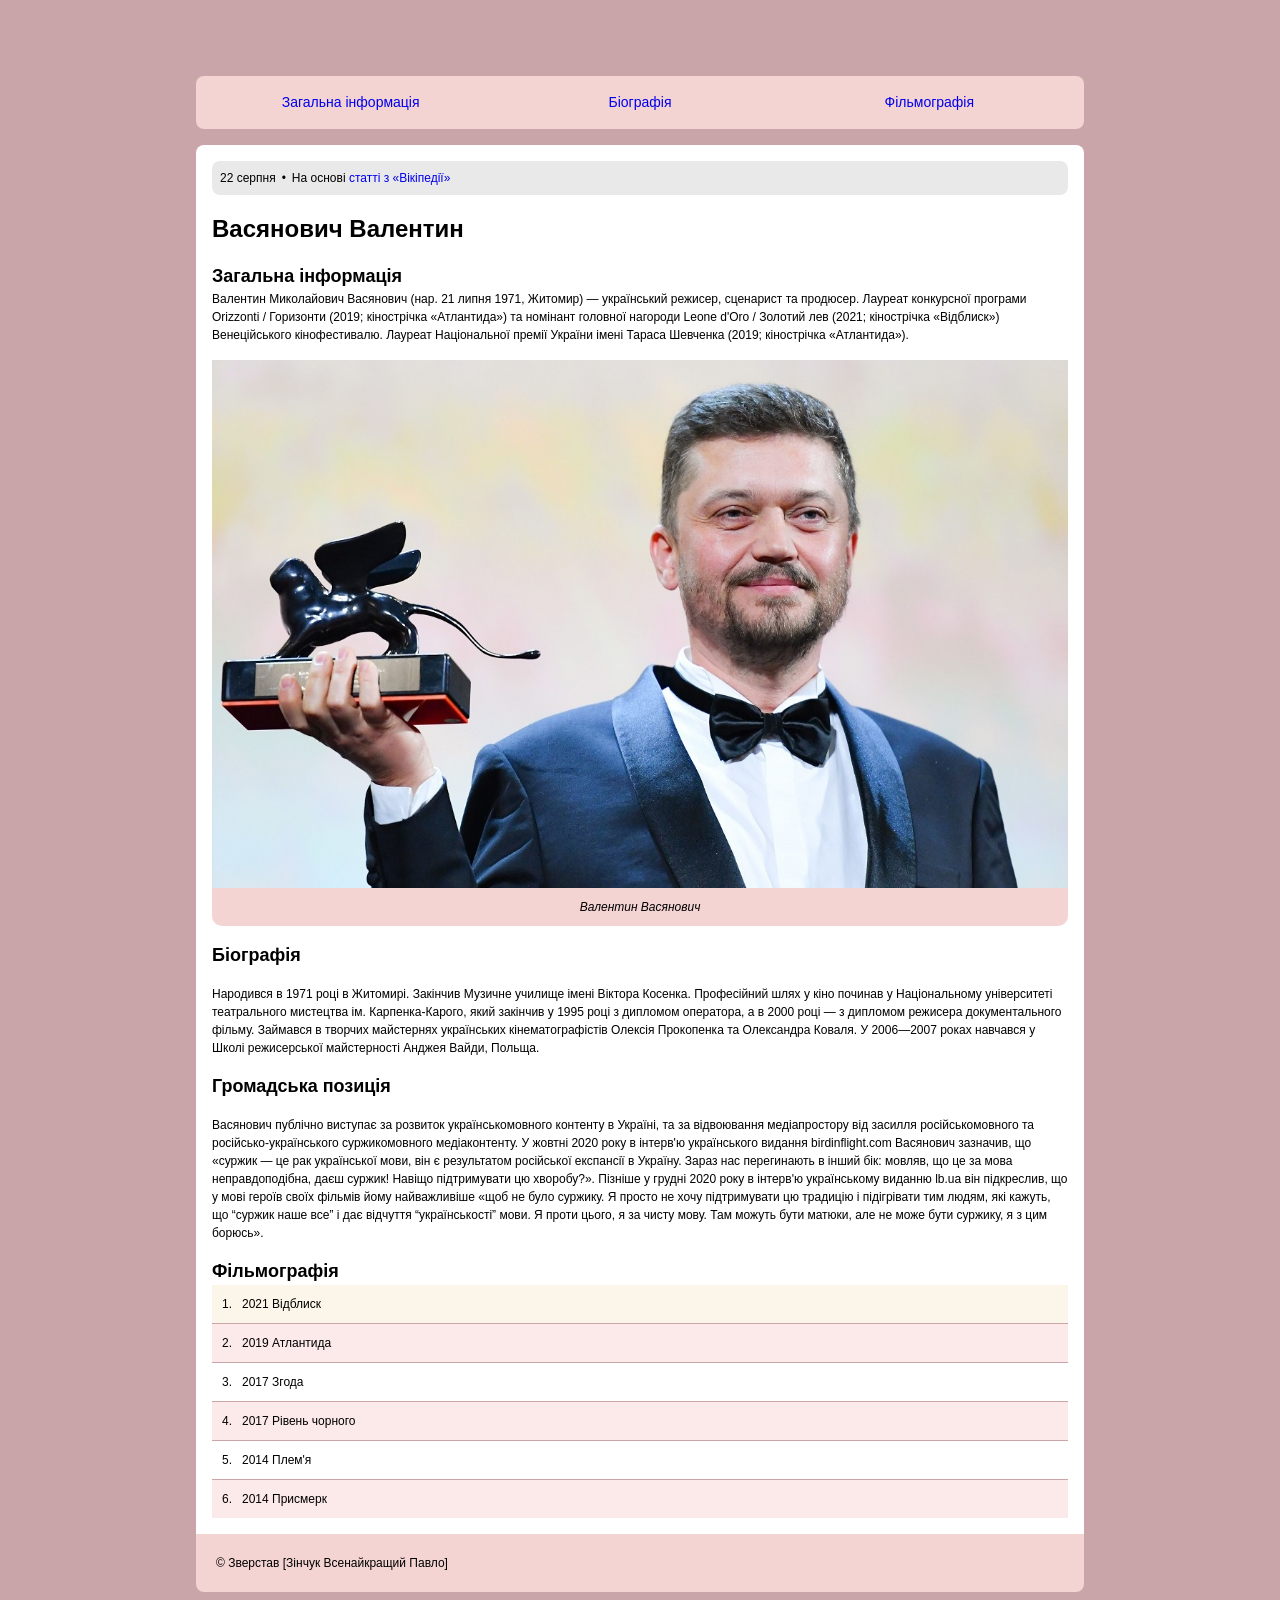
<file: lesson11/index.html>
<!DOCTYPE html>
<html lang="en">
<head>
    <meta charset="UTF-8">
    <title>Васянович Валентин</title>
    <meta name="viewport" content="width=device-width,initial-scale=1,user-scalable=no">
    <link rel="stylesheet" href="style/style.css">
</head>
<body>
<div class = "wrapper">
    <header>
        <nav>
            <span class = "menu">Меню</span>
            <ul class = "nav">
                <li><a href = "#">Загальна інформація</a></li>
                <li><a href = "#">Біографія</a></li>
                <li><a href = "#">Фільмографія</a></li>
            </ul>
        </nav>
    </header>
    <main>
        <article class = "data">
            <span>22 серпня</span>&bull;<span>На основі <a href = "#">статті з «Вікіпедії»</a></span>
       </article>
        <article class = "main">
            <h1>Васянович Валентин</h1>
            <section>
                <h2>Загальна інформація</h2>
                <p>Валентин Миколайович Васянович (нар. 21 липня 1971, Житомир) — український режисер, сценарист та продюсер. Лауреат конкурсної програми Orizzonti / Горизонти (2019; кінострічка «Атлантида») та номінант головної нагороди Leone d'Oro / Золотий лев (2021; кінострічка «Відблиск») Венеційського кінофестивалю. Лауреат Національної премії України імені Тараса Шевченка (2019; кінострічка «Атлантида»).</p>
            </section>
            <figure>
                <img src = "img/1.jpg">
                <figcaption>Валентин Васянович</figcaption>
            </figure>
            <section class = "info">
                <h2>Біографія</h2>
                <p>Народився в 1971 році в Житомирі. Закінчив Музичне училище імені Віктора Косенка. Професійний шлях у кіно починав у Національному університеті театрального мистецтва ім. Карпенка-Карого, який закінчив у 1995 році з дипломом оператора, а в 2000 році — з дипломом режисера документального фільму. Займався в творчих майстернях українських кінематографістів Олексія Прокопенка та Олександра Коваля.

                    У 2006—2007 роках навчався у Школі режисерської майстерності Анджея Вайди, Польща.</p>
            </section>
            <section class = "info">
                <h2>Громадська позиція</h2>
                <p>Васянович публічно виступає за розвиток українськомовного контенту в Україні, та за відвоювання медіапростору від засилля російськомовного та російсько-українського суржикомовного медіаконтенту. У жовтні 2020 року в інтерв'ю українського видання birdinflight.com Васянович зазначив, що «суржик — це рак української мови, він є результатом російської експансії в Україну. Зараз нас перегинають в інший бік: мовляв, що це за мова неправдоподібна, даєш суржик! Навіщо підтримувати цю хворобу?». Пізніше у грудні 2020 року в інтерв'ю українському виданню lb.ua він підкреслив, що у мові героїв своїх фільмів йому найважливіше «щоб не було суржику. Я просто не хочу підтримувати цю традицію і підігрівати тим людям, які кажуть, що “суржик наше все” і дає відчуття “українськості” мови. Я проти цього, я за чисту мову. Там можуть бути матюки, але не може бути суржику, я з цим борюсь».</p>
            </section>
            <section class = "movie">
                <h2>Фільмографія</h2>
                <ol>
                    <li>2021 Відблиск</li>
                    <li>2019 Атлантида</li>
                    <li>2017 Згода</li>
                    <li>2017 Рівень чорного</li>
                    <li>2014 Плем'я</li>
                    <li>2014 Присмерк</li>
                </ol>
            </section>
        </article>
    </main>
    <footer>
        <span>&copy; Зверстав [Зінчук Всенайкращий Павло]</span>
    </footer>
</div>
</body>
</html>
</file>
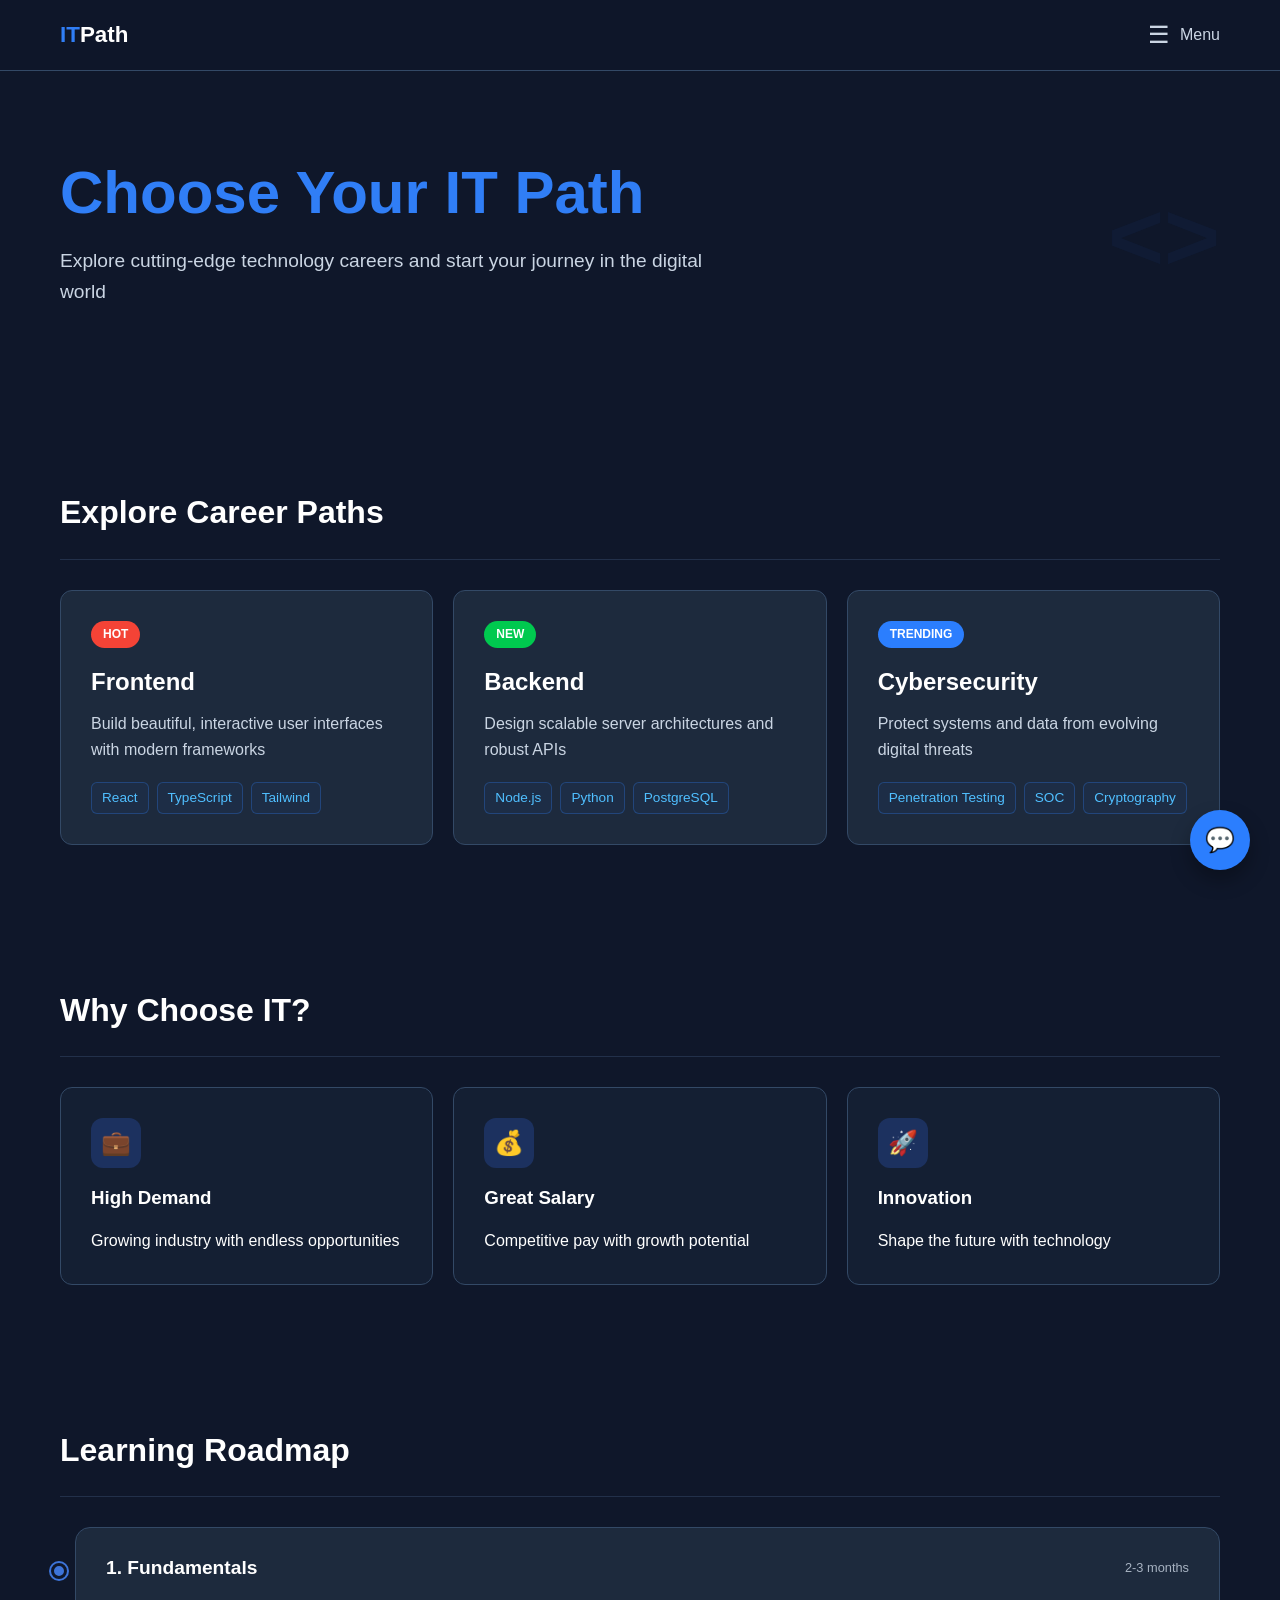
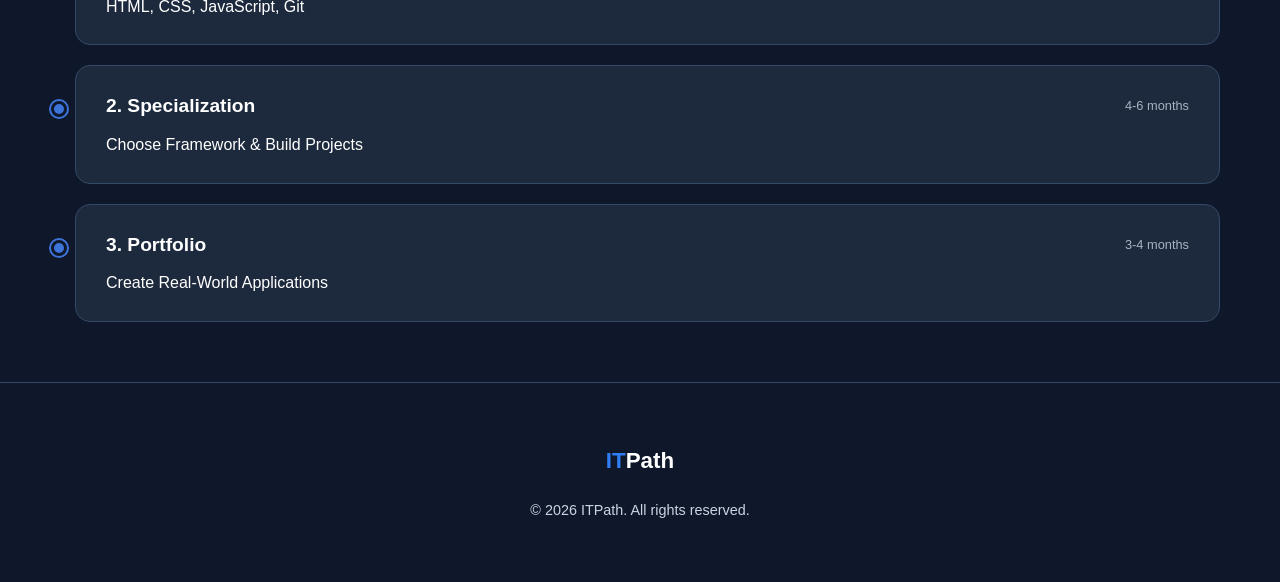
<file: lesson14/index.html>
<!DOCTYPE html>
<html lang="en">
<head>
    <link rel = "stylesheet" type = "text/css" href = "style/style.css"/>
    <meta charset="UTF-8">
    <title>ITPath</title>
    <meta name="viewport" content="width=device-width,initial-scale=1,user-scalable=no">
</head>
<body>
<header>
    <div class = "wrapper header-content">
        <div class = "logo"><span>IT</span>Path</div>
        <nav class = "menu">
            <span class = "menu-icon">☰</span>
            <span>Menu</span>
        </nav>
    </div>
</header>
<main>
    <section class = "hero-section">
        <div class = "wrapper hero-content">
            <article class = "hero-text">
                <h1>Choose Your IT Path</h1>
                <p>Explore cutting-edge technology careers and start your journey in the digital world</p>
            </article>
            <div class = "code-icon">
                &lt;&gt;
            </div>
        </div>
    </section>
    <section class = "career-section">
        <div class = "wrapper">
            <h2  class = "section-title">Explore Career Paths</h2>
            <div class = "card-list">
                <article class = "career-card">
                    <span class="badge badge-red">hot</span>
                    <h3>Frontend</h3>
                    <p>Build beautiful, interactive user interfaces with modern frameworks</p>
                    <div class="tags">
                        <span>React</span>
                        <span>TypeScript</span>
                        <span>Tailwind</span>
                    </div>
                </article>
                <article class = "career-card">
                    <span class="badge badge-green">New</span>
                    <h3>Backend</h3>
                    <p>Design scalable server architectures and robust APIs</p>
                    <div class="tags">
                        <span>Node.js</span>
                        <span>Python</span>
                        <span>PostgreSQL</span>
                    </div>
                </article>
                <article class = "career-card">
                    <span class="badge badge-blue">Trending</span>
                    <h3>Cybersecurity</h3>
                    <p>Protect systems and data from evolving digital threats</p>
                    <div class="tags">
                        <span>Penetration Testing</span>
                        <span>SOC</span>
                        <span>Cryptography</span>
                    </div>
                </article>
            </div>
        </div>
    </section>
    <section class = "benefits-section">
        <div class = "wrapper">
            <h2 class = "section-title">Why Choose IT?</h2>
            <div class = "benefits-cards">
                <article class="benefit-card">
                    <div class = "benefit-icon">💼</div>
                    <h3>High Demand</h3>
                    <p>Growing industry with endless opportunities</p>
                </article>
                <article class="benefit-card">
                    <div class = "benefit-icon">💰</div>
                    <h3>Great Salary</h3>
                    <p>Competitive pay with growth potential</p>
                </article>
                <article class="benefit-card">
                    <div class = "benefit-icon">🚀</div>
                    <h3>Innovation</h3>
                    <p>Shape the future with technology</p>
                </article>
            </div>
        </div>
    </section>
    <section class = "roadmap-section">
        <div class = "wrapper">
            <h2 class = "section-title">Learning Roadmap</h2>
            <div class = "roadmap-list">
                <article class = "roadmap-card">
                    <span class = "roadmap-circle"></span>
                    <div class = "roadmap-content">
                        <div class = "roadmap-head">
                            <h3>1. Fundamentals</h3>
                            <span>2-3 months</span>
                        </div>
                        <p>HTML, CSS, JavaScript, Git</p>
                    </div>
                </article>
                <article class = "roadmap-card">
                    <span class = "roadmap-circle"></span>
                    <div class = "roadmap-content">
                        <div class = "roadmap-head">
                            <h3>2. Specialization</h3>
                            <span>4-6 months</span>
                        </div>
                        <p>Choose Framework & Build Projects</p>
                    </div>
                </article>
                <article class = "roadmap-card">
                    <span class = "roadmap-circle"></span>
                    <div class = "roadmap-content">
                        <div class = "roadmap-head">
                            <h3>3. Portfolio</h3>
                            <span>3-4 months</span>
                        </div>
                        <p>Create Real-World Applications</p>
                    </div>
                </article>
            </div>
        </div>
    </section>
</main>
<footer>
    <div class = "logo"><span>IT</span>Path</div>
    <p>&copy; 2026 ITPath. All rights reserved.</p>
</footer>
<a href = "#" class = "chat-button">💬</a>
</body>
</html>
</file>
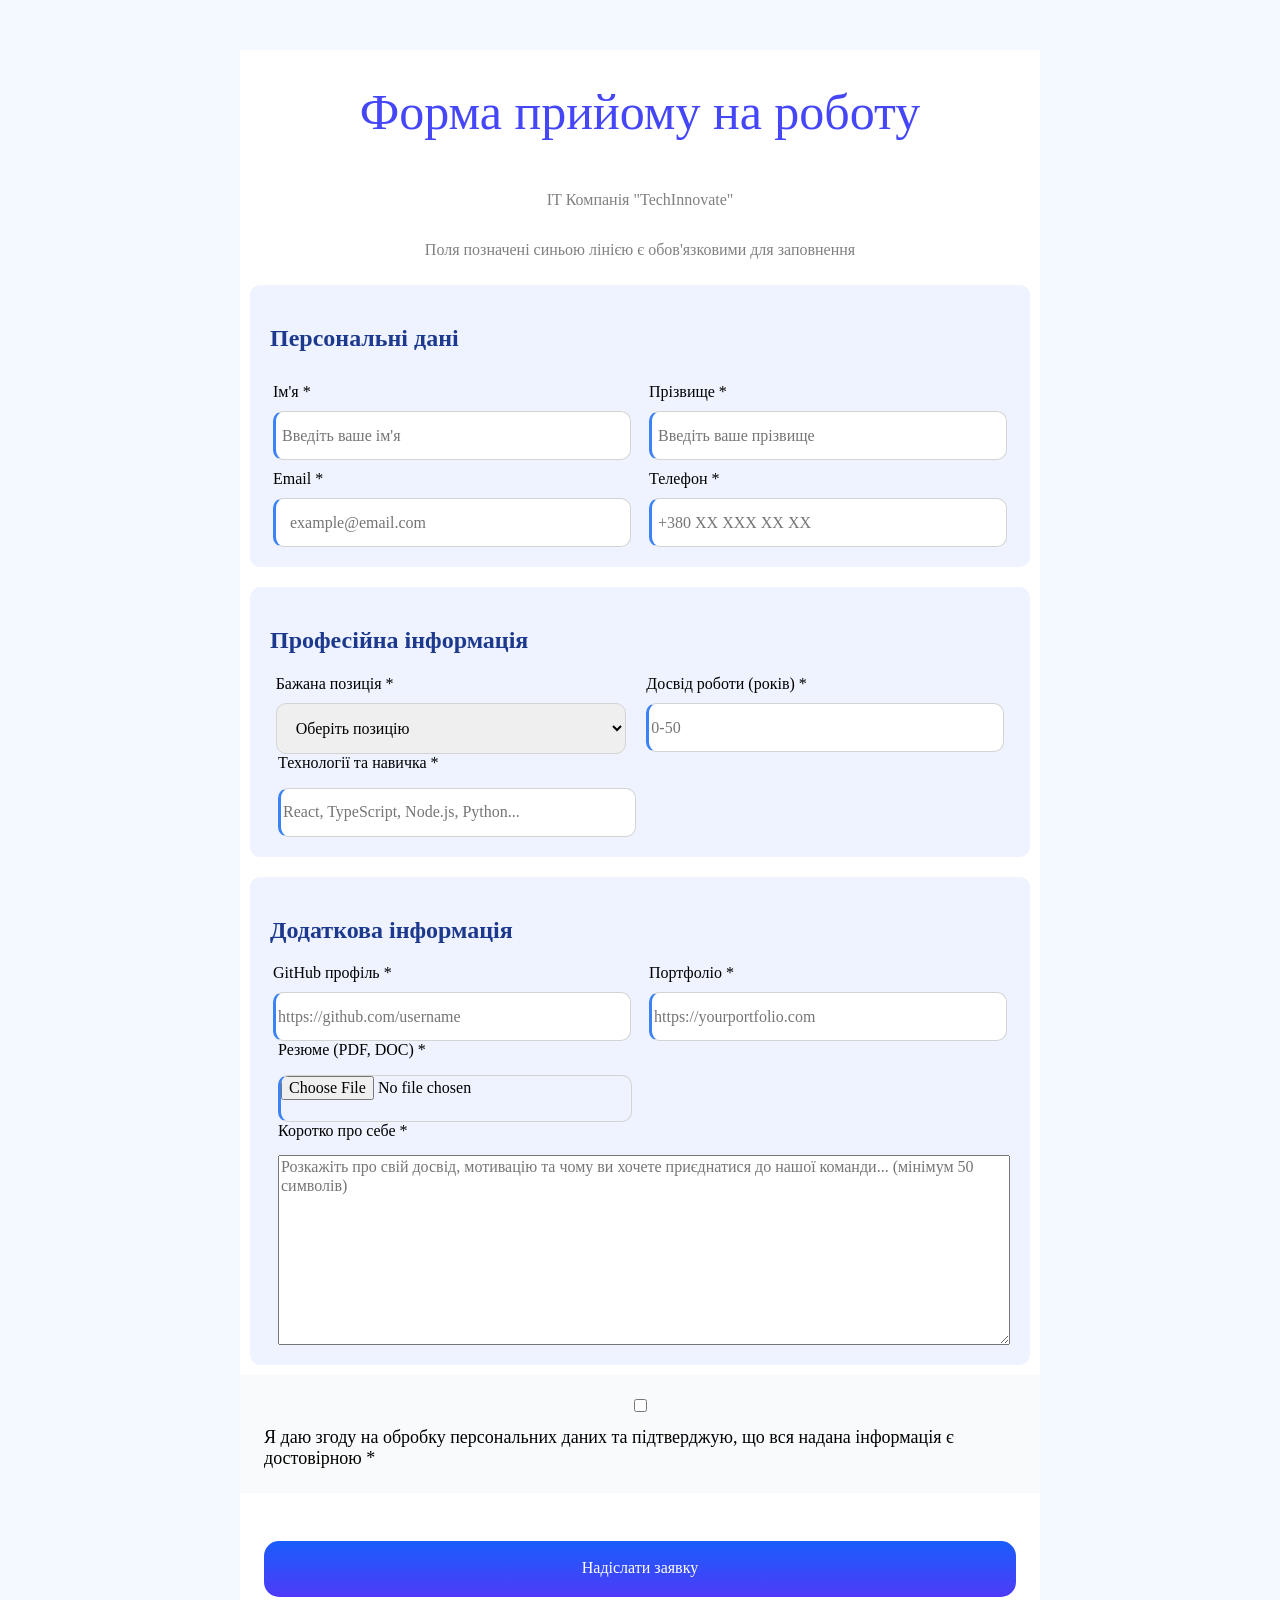
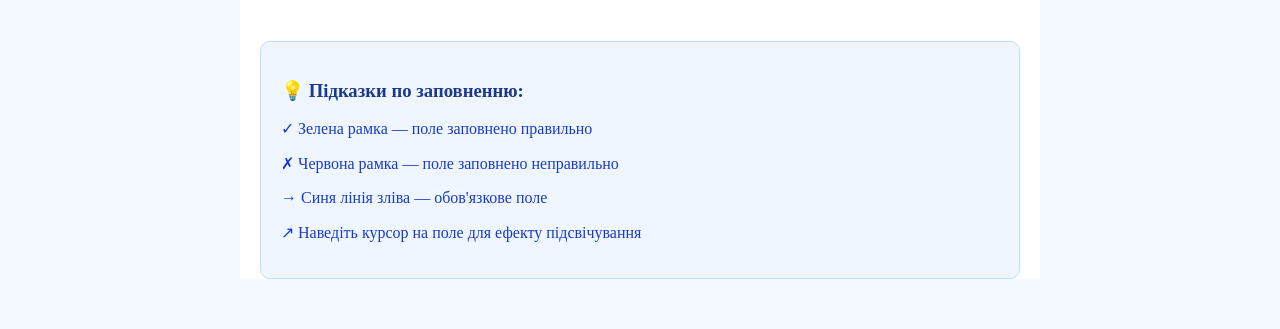
<file: lesson15/index.html>
<!DOCTYPE html>
<html lang="en">
<head>
    <link href="normalizer/normalizer.css" rel="stylesheet">
    <link href = "style/style.css" rel = "stylesheet">
    <meta charset="UTF-8">
    <title></title>
</head>
<body>
<div class = "wrapper">
    <header>
        <h1>Форма прийому на роботу</h1>
        <p>ІТ Компанія "TechInnovate"</p>
        <p>Поля позначені синьою лінією є обов'язковими для заповнення</p>
    </header>
    <main>
        <div class = "forforms">
            <form class = "form1">
                <h2>Персональні дані</h2>
                <label>
                    <div class = "wrap">
                        <span>Ім'я *<br></span>
                        <input type = "text" name = "ima" placeholder=" Введіть ваше ім'я" required>
                    </div>
                    <div class = "wrap">
                        Прізвище *<br>
                        <input type = "text" name = "prizvishe" placeholder = " Введіть ваше прізвище" required>
                    </div>
                </label>
                <label>
                    <div class = "wrap">
                        Email *<br>
                        <input type = "text" name = "email" placeholder="   example@email.com" required>
                    </div>
                    <div class = "wrap">
                        Телефон *<br>
                        <input type = "text" name = "telephone" placeholder = " +380 XX XXX XX XX" required>
                    </div>
                </label>
            </form>
            <form class = "form2">
                <h2>Професійна інформація</h2>
                <label>
                    <div class = wrap>
                        Бажана позиція *<br>
                        <select name = "poz" required class = "select">
                            <option value = "obpoz">Оберіть позицію</option>
                            <option value = "front">Frontend developer</option>
                            <option value = "back">Backend developer</option>
                            <option value = "full">Full Stack Developer</option>
                            <option value = "dev">DevOps Engineer</option>
                            <option value = "qa">QA Engineer</option>
                            <option value = "ui">UI/UX designer</option>
                            <option value = "mob">Mobile Developer</option>
                            <option value = "data">Data Scientist</option>
                        </select>
                    </div>
                    <div class = "wrap">
                        Досвід роботи (років) *<br>
                        <input type = "number" min = "0" max = "50" placeholder="0-50" required>
                    </div>
                </label>
                <label class = "tech">
                    Технології та навичка *<br>
                    <input type = "text" placeholder="React, TypeScript, Node.js, Python..." required>
                </label>
            </form>
            <form class = "form3">
                <h2>Додаткова інформація</h2>
                <label>
                    <div class = "wrap">
                        GitHub профіль *<br>
                        <input type = "text" placeholder="https://github.com/username" required>
                    </div>
                    <div class = "wrap">
                        Портфоліо *<br>
                        <input type = "text" placeholder="https://yourportfolio.com" required>
                    </div>
                </label>
                <label class = "tech2">
                    Резюме (PDF, DOC) *
                    <input type = "file" placeholder = "Вибрати файл\Файл не вибрано" required>
                </label>
                <label class = "tech">
                    Коротко про себе *<br>
                    <textarea rows = "10" cols = "20" name = "aboutyou" placeholder = "Розкажіть про свій досвід, мотивацію та чому ви хочете приєднатися до нашої команди... (мінімум 50 символів)"></textarea>
                </label>
            </form>
        </div>
        <label class = "zgoda">
            <input type = "checkbox" name = "zgoda" value = "1" required> Я даю згоду на обробку персональних даних та підтверджую, що вся надана інформація є достовірною *
        </label>
        <div class = "boxforbutton">
            <button type = "submit">Надіслати заявку</button>
        </div>
    </main>
    <footer>
        <h3>💡 Підказки по заповненню:</h3>
        <p>✓ Зелена рамка — поле заповнено правильно</p>
        <p>✗ Червона рамка — поле заповнено неправильно</p>
        <p>→ Синя лінія зліва — обов'язкове поле</p>
        <p>↗ Наведіть курсор на поле для ефекту підсвічування</p>
    </footer>
</div>
</body>
</html>
</file>
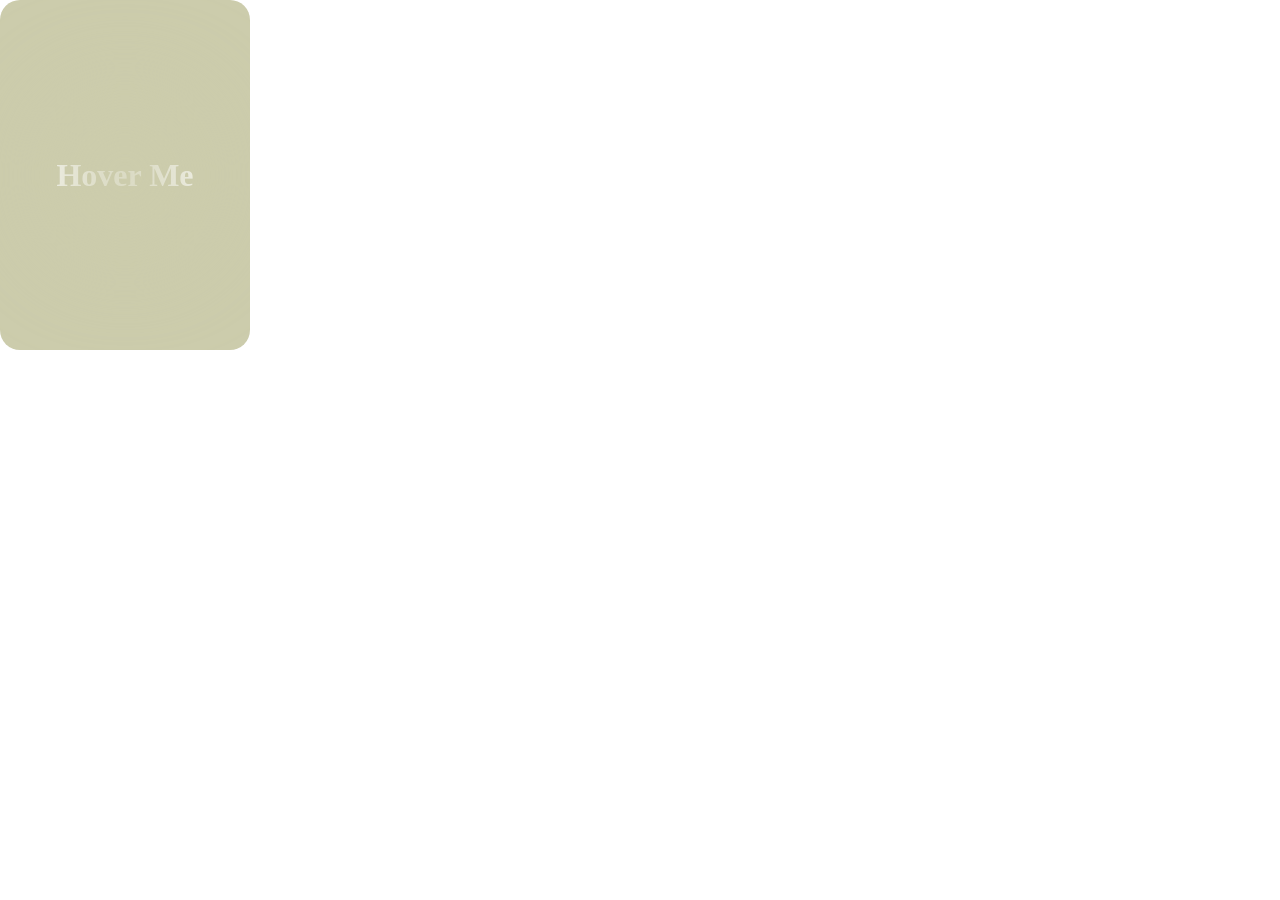
<file: lesson16/index.html>
<!DOCTYPE html>
<html lang="en">
<head>
    <meta charset="UTF-8">
    <title>Animation</title>
    <link href = "style/style.css" rel = "stylesheet">
</head>
<body>
<!--<div class = "card"></div>-->
<!--<div class = "Light"></div>-->
<div class = "card">
    <div class = "light"></div>
    <h1>Hover Me</h1>
</div>
</body>
</html>
</file>
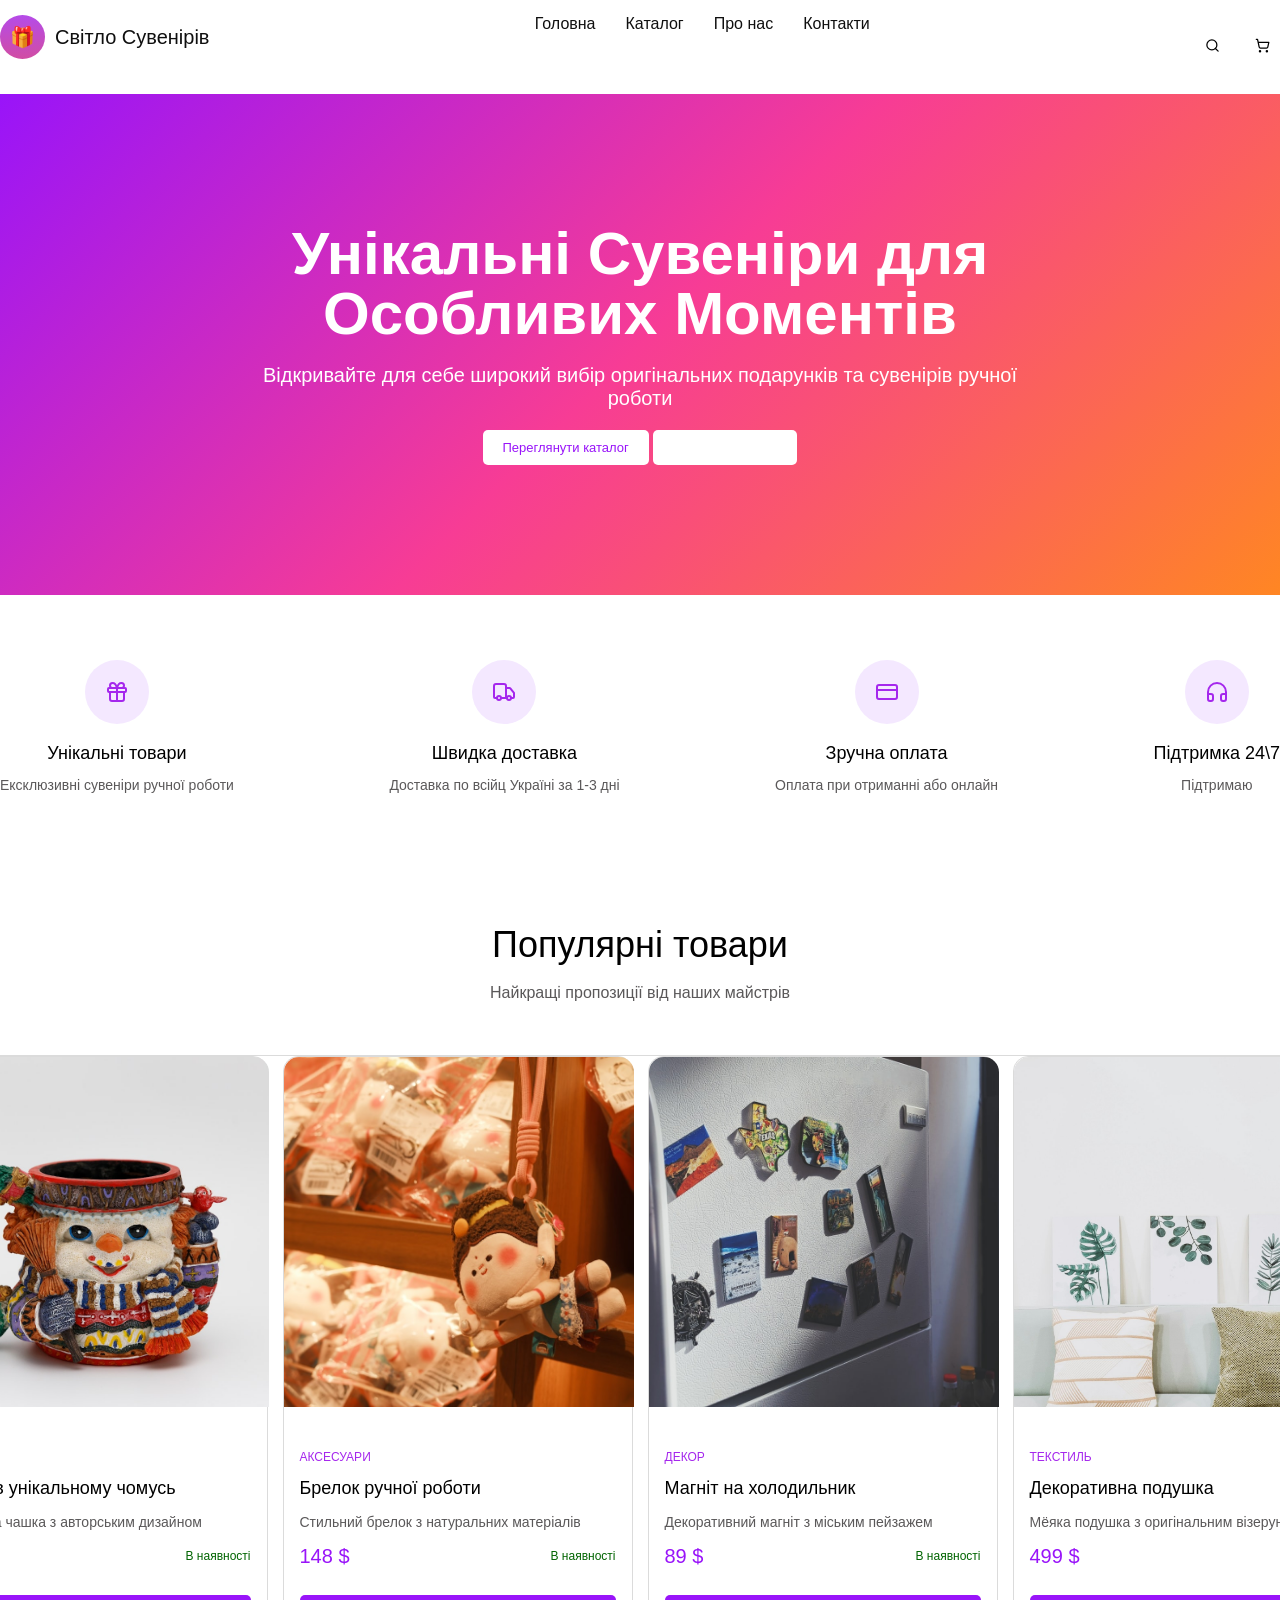
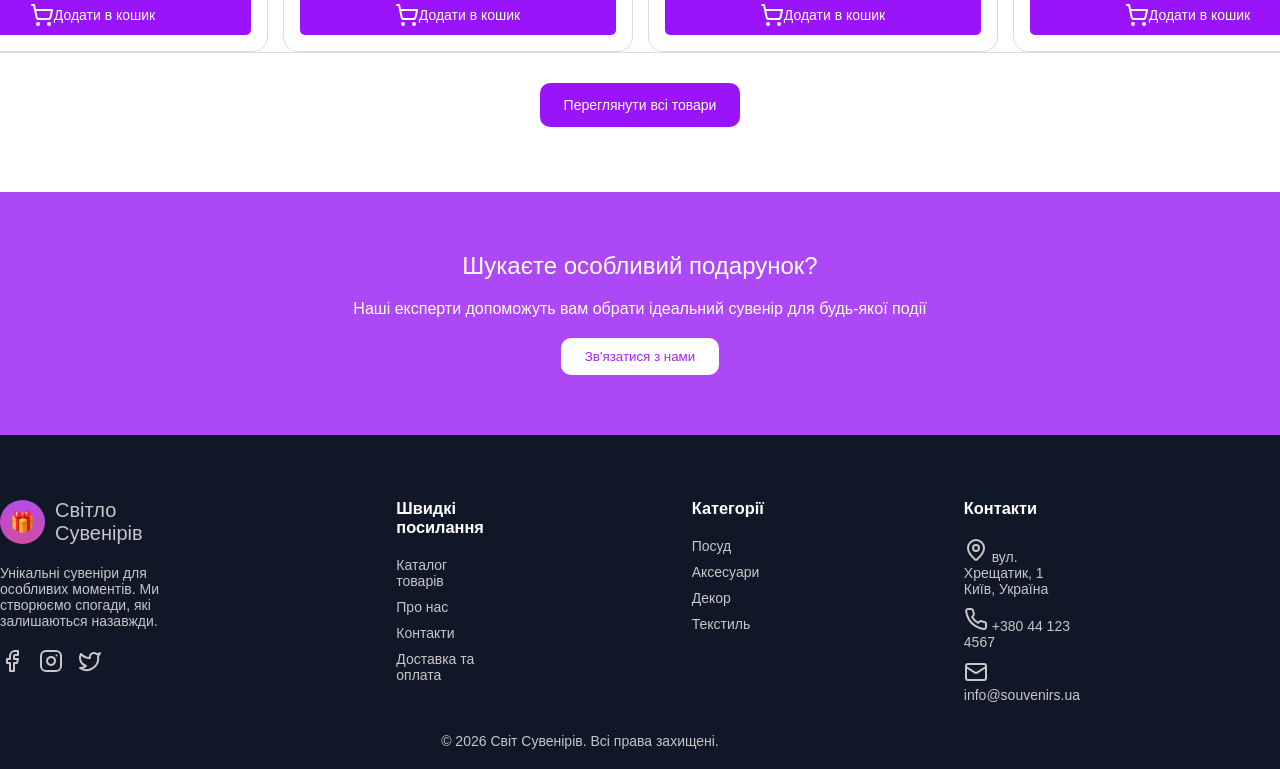
<file: lesson8/index.html>
<!DOCTYPE html>
<html lang="en">
<head>
    <link href="style/style.css" rel="stylesheet" type="text/css">
    <meta charset="UTF-8">
    <title>Pavlo</title>
</head>
<body>
<header class="header">
    <div class = "header-top wrapper">
        <div class = "logo">
            <a href = "#">
                <span class = "logo-icon">🎁</span>
                <span class = "logo-title">Світло Сувенірів</span>
            </a>
        </div>
        <nav>
            <ul>
                <li><a href="#">Головна</a></li>
                <li><a href="#">Каталог</a></li>
                <li><a href="#">Про нас</a></li>
                <li><a href="#">Контакти</a></li>
            </ul>
        </nav>
        <div class = "header-top-btn">
            <button><svg xmlns="http://www.w3.org/2000/svg" width="15" height="15" viewBox="0 0 24 24" fill="none" stroke="currentColor" stroke-width="2" stroke-linecap="round" stroke-linejoin="round" class="lucide lucide-search h-5 w-5"><circle cx="11" cy="11" r="8"></circle><path d="m21 21-4.3-4.3"></path></svg></button>
            <button><svg xmlns="http://www.w3.org/2000/svg" width="15" height="15" viewBox="0 0 24 24" fill="none" stroke="currentColor" stroke-width="2" stroke-linecap="round" stroke-linejoin="round" class="lucide lucide-shopping-cart h-5 w-5"><circle cx="8" cy="21" r="1"></circle><circle cx="19" cy="21" r="1"></circle><path d="M2.05 2.05h2l2.66 12.42a2 2 0 0 0 2 1.58h9.78a2 2 0 0 0 1.95-1.57l1.65-7.43H5.12"></path></svg></button>
        </div>
    </div>
    <div class = "header-bottom">
        <h1>Унікальні Сувеніри для Особливих Моментів</h1>
        <p>Відкривайте для себе широкий вибір оригінальних подарунків та сувенірів ручної роботи</p>
        <div class = "header-bottom-btn">
            <button>Переглянути каталог</button>
            <button id = "btn-hover">Дізнатись більше</button>
        </div>
    </div>
</header>
<main>
    <section class = "advantage wrapper">
        <article>
            <span><svg xmlns="http://www.w3.org/2000/svg" width="24" height="24" viewBox="0 0 24 24" fill="none" stroke="currentColor" stroke-width="2" stroke-linecap="round" stroke-linejoin="round" class="lucide lucide-gift h-8 w-8 text-purple-600"><rect x="3" y="8" width="18" height="4" rx="1"></rect><path d="M12 8v13"></path><path d="M19 12v7a2 2 0 0 1-2 2H7a2 2 0 0 1-2-2v-7"></path><path d="M7.5 8a2.5 2.5 0 0 1 0-5A4.8 8 0 0 1 12 8a4.8 8 0 0 1 4.5-5 2.5 2.5 0 0 1 0 5"></path></svg></span>
            <h3>Унікальні товари</h3>
            <p>Ексклюзивні сувеніри ручної роботи</p>
        </article>
        <article>
            <span><svg xmlns="http://www.w3.org/2000/svg" width="24" height="24" viewBox="0 0 24 24" fill="none" stroke="currentColor" stroke-width="2" stroke-linecap="round" stroke-linejoin="round" class="lucide lucide-truck h-8 w-8 text-purple-600"><path d="M14 18V6a2 2 0 0 0-2-2H4a2 2 0 0 0-2 2v11a1 1 0 0 0 1 1h2"></path><path d="M15 18H9"></path><path d="M19 18h2a1 1 0 0 0 1-1v-3.65a1 1 0 0 0-.22-.624l-3.48-4.35A1 1 0 0 0 17.52 8H14"></path><circle cx="17" cy="18" r="2"></circle><circle cx="7" cy="18" r="2"></circle></svg></span>
            <h3>Швидка доставка</h3>
            <p>Доставка по всійц Україні за 1-3 дні</p>
        </article>
        <article>
            <span><svg xmlns="http://www.w3.org/2000/svg" width="24" height="24" viewBox="0 0 24 24" fill="none" stroke="currentColor" stroke-width="2" stroke-linecap="round" stroke-linejoin="round" class="lucide lucide-credit-card h-8 w-8 text-purple-600"><rect width="20" height="14" x="2" y="5" rx="2"></rect><line x1="2" x2="22" y1="10" y2="10"></line></svg></span>            <h3>Зручна оплата</h3>
            <p>Оплата при отриманні або онлайн</p>
        </article>
        <article>
            <span><svg xmlns="http://www.w3.org/2000/svg" width="24" height="24" viewBox="0 0 24 24" fill="none" stroke="currentColor" stroke-width="2" stroke-linecap="round" stroke-linejoin="round" class="lucide lucide-headphones h-8 w-8 text-purple-600"><path d="M3 14h3a2 2 0 0 1 2 2v3a2 2 0 0 1-2 2H5a2 2 0 0 1-2-2v-7a9 9 0 0 1 18 0v7a2 2 0 0 1-2 2h-1a2 2 0 0 1-2-2v-3a2 2 0 0 1 2-2h3"></path></svg></span>
            <h3>Підтримка 24\7</h3>
            <p>Підтримаю</p>
        </article>
    </section>
    <section class = "catalog wrapper">
        <h2>Популярні товари</h2>
        <p>Найкращі пропозиції від наших майстрів</p>
        <div class = "catalog-cards">
            <article class="card">
                <img src = "img/1.jfif">
                <div class = "card-text">
                <span class = "label">Посуд</span>
                <h3>Чашка в унікальному чомусь</h3>
                <p>Керамічна чашка з авторським дизайном</p>
                <div class="price">
                    <span class="cost">299 $</span>
                    <span class="in-stock">В наявності</span>
                </div>
                <button class = "card-btn">
                    <svg xmlns="http://www.w3.org/2000/svg" width="24" height="24" viewBox="0 0 24 24" fill="none" stroke="currentColor" stroke-width="2" stroke-linecap="round" stroke-linejoin="round" class="lucide lucide-shopping-cart h-5 w-5"><circle cx="8" cy="21" r="1"></circle><circle cx="19" cy="21" r="1"></circle><path d="M2.05 2.05h2l2.66 12.42a2 2 0 0 0 2 1.58h9.78a2 2 0 0 0 1.95-1.57l1.65-7.43H5.12"></path></svg>
                    <span>Додати в кошик</span>
                </button>
                </div>
            </article>
            <article class="card">
                <img src = "img/2.jfif">
                <div class = "card-text">
                <span class = "label">Аксесуари</span>
                <h3>Брелок ручної роботи</h3>
                <p>Стильний брелок з натуральних матеріалів</p>
                <div class="price">
                    <span class="cost">148 $</span>
                    <span class="in-stock">В наявності</span>
                </div>
                <button class = "card-btn">
                    <svg xmlns="http://www.w3.org/2000/svg" width="24" height="24" viewBox="0 0 24 24" fill="none" stroke="currentColor" stroke-width="2" stroke-linecap="round" stroke-linejoin="round" class="lucide lucide-shopping-cart h-5 w-5"><circle cx="8" cy="21" r="1"></circle><circle cx="19" cy="21" r="1"></circle><path d="M2.05 2.05h2l2.66 12.42a2 2 0 0 0 2 1.58h9.78a2 2 0 0 0 1.95-1.57l1.65-7.43H5.12"></path></svg>
                    <span>Додати в кошик</span>
                </button>
                    </div>
            </article>
            <article class="card">
                <img src = "img/3.jfif">
                <div class = "card-text">
                <span class = "label">Декор</span>
                <h3>Магніт на холодильник</h3>
                <p>Декоративний магніт з міським пейзажем</p>
                <div class="price">
                    <span class="cost">89 $</span>
                    <span class="in-stock">В наявності</span>
                </div>
                <button class = "card-btn">
                    <svg xmlns="http://www.w3.org/2000/svg" width="24" height="24" viewBox="0 0 24 24" fill="none" stroke="currentColor" stroke-width="2" stroke-linecap="round" stroke-linejoin="round" class="lucide lucide-shopping-cart h-5 w-5"><circle cx="8" cy="21" r="1"></circle><circle cx="19" cy="21" r="1"></circle><path d="M2.05 2.05h2l2.66 12.42a2 2 0 0 0 2 1.58h9.78a2 2 0 0 0 1.95-1.57l1.65-7.43H5.12"></path></svg>
                    <span>Додати в кошик</span>
                </button>
                </div>
            </article>
            <article class="card">
                <img src = "img/4.jfif">
                <div class = "card-text">
                <span class = "label">Текстиль</span>
                <h3>Декоративна подушка</h3>
                <p>Мёяка подушка з оригінальним візерунком</p>
                <div class="price">
                    <span class="cost">499 $</span>
                    <span class="in-stock">В наявності</span>
                </div>
                <button class = "card-btn">
                    <svg xmlns="http://www.w3.org/2000/svg" width="24" height="24" viewBox="0 0 24 24" fill="none" stroke="currentColor" stroke-width="2" stroke-linecap="round" stroke-linejoin="round" class="lucide lucide-shopping-cart h-5 w-5"><circle cx="8" cy="21" r="1"></circle><circle cx="19" cy="21" r="1"></circle><path d="M2.05 2.05h2l2.66 12.42a2 2 0 0 0 2 1.58h9.78a2 2 0 0 0 1.95-1.57l1.65-7.43H5.12"></path></svg>
                    <span>Додати в кошик</span>
                </button>
                </div>
            </article>
        </div>
        <button >Переглянути всі товари</button>
    </section>
    <section class = "send">
        <h2>Шукаєте особливий подарунок?</h2>
        <p>Наші експерти допоможуть вам обрати ідеальний сувенір для будь-якої події</p>
        <button>Зв'язатися з нами</button>
    </section>
</main>
<footer>
    <div class = "footer-top wrapper">
        <article class = "column">
            <div class = "logo">
                <a href = "#">
                    <span class = "logo-icon">🎁</span>
                    <span class = "logo-title">Світло Сувенірів</span>
                </a>
            </div>
            <p>Унікальні сувеніри для особливих моментів. Ми <br> створюємо спогади, які залишаються назавжди.</p>
            <div class = "footer-social">
                <ul>
                    <li><a href="#"><svg xmlns="http://www.w3.org/2000/svg" width="24" height="24" viewBox="0 0 24 24" fill="none" stroke="currentColor" stroke-width="2" stroke-linecap="round" stroke-linejoin="round" class="lucide lucide-facebook h-5 w-5"><path d="M18 2h-3a5 5 0 0 0-5 5v3H7v4h3v8h4v-8h3l1-4h-4V7a1 1 0 0 1 1-1h3z"></path></svg></a></li>
                    <li><a href="#"><svg xmlns="http://www.w3.org/2000/svg" width="24" height="24" viewBox="0 0 24 24" fill="none" stroke="currentColor" stroke-width="2" stroke-linecap="round" stroke-linejoin="round" class="lucide lucide-instagram h-5 w-5"><rect width="20" height="20" x="2" y="2" rx="5" ry="5"></rect><path d="M16 11.37A4 4 0 1 1 12.63 8 4 4 0 0 1 16 11.37z"></path><line x1="17.5" x2="17.51" y1="6.5" y2="6.5"></line></svg></a></li>
                    <li><a href="#"><svg xmlns="http://www.w3.org/2000/svg" width="24" height="24" viewBox="0 0 24 24" fill="none" stroke="currentColor" stroke-width="2" stroke-linecap="round" stroke-linejoin="round" class="lucide lucide-twitter h-5 w-5"><path d="M22 4s-.7 2.1-2 3.4c1.6 10-9.4 17.3-18 11.6 2.2.1 4.4-.6 6-2C3 15.5.5 9.6 3 5c2.2 2.6 5.6 4.1 9 4-.9-4.2 4-6.6 7-3.8 1.1 0 3-1.2 3-1.2z"></path></svg></a></li>
                </ul>
            </div>
        </article>
        <article class = "column">
            <h3>Швидкі посилання</h3>
            <ul>
                <li><a href="#">Каталог товарів</a></li>
                <li><a href="#">Про нас</a></li>
                <li><a href="#">Контакти</a></li>
                <li><a href="#">Доставка та оплата</a></li>
            </ul>
        </article>
        <article class = "column">
            <h3>Категорії</h3>
            <ul>
                <li><a href="#">Посуд</a></li>
                <li><a href="#">Аксесуари</a></li>
                <li><a href="#">Декор</a></li>
                <li><a href="#">Текстиль</a></li>
            </ul>
        </article>
        <article class = "column">
            <h3>Контакти</h3>
            <ul>
                <li><a href="#">
                    <span><svg xmlns="http://www.w3.org/2000/svg" width="24" height="24" viewBox="0 0 24 24" fill="none" stroke="currentColor" stroke-width="2" stroke-linecap="round" stroke-linejoin="round" class="lucide lucide-map-pin h-5 w-5 flex-shrink-0 mt-0.5"><path d="M20 10c0 4.993-5.539 10.193-7.399 11.799a1 1 0 0 1-1.202 0C9.539 20.193 4 14.993 4 10a8 8 0 0 1 16 0"></path><circle cx="12" cy="10" r="3"></circle></svg></span>
                    <span>вул. Хрещатик, 1<br>Київ, Україна</span>
                </a></li>
                <li><a href="tel: +380 44 123 4567">
                    <span><svg xmlns="http://www.w3.org/2000/svg" width="24" height="24" viewBox="0 0 24 24" fill="none" stroke="currentColor" stroke-width="2" stroke-linecap="round" stroke-linejoin="round" class="lucide lucide-phone h-5 w-5 flex-shrink-0"><path d="M22 16.92v3a2 2 0 0 1-2.18 2 19.79 19.79 0 0 1-8.63-3.07 19.5 19.5 0 0 1-6-6 19.79 19.79 0 0 1-3.07-8.67A2 2 0 0 1 4.11 2h3a2 2 0 0 1 2 1.72 12.84 12.84 0 0 0 .7 2.81 2 2 0 0 1-.45 2.11L8.09 9.91a16 16 0 0 0 6 6l1.27-1.27a2 2 0 0 1 2.11-.45 12.84 12.84 0 0 0 2.81.7A2 2 0 0 1 22 16.92z"></path></svg></span>
                    <span>+380 44 123 4567</span>
                </a></li>
                <li><a href = "mailto:info@souvenirs.ua">
                    <span><svg xmlns="http://www.w3.org/2000/svg" width="24" height="24" viewBox="0 0 24 24" fill="none" stroke="currentColor" stroke-width="2" stroke-linecap="round" stroke-linejoin="round" class="lucide lucide-mail h-5 w-5 flex-shrink-0"><rect width="20" height="16" x="2" y="4" rx="2"></rect><path d="m22 7-8.97 5.7a1.94 1.94 0 0 1-2.06 0L2 7"></path></svg></span>
                    <span>info@souvenirs.ua</span>
                </a></li>
            </ul>
        </article>
    </div>
    <div class = "footer-bottom">
        <p>&copy; 2026 Світ Сувенірів. Всі права захищені.</p>
    </div>
</footer>
</body>
</html>
</file>
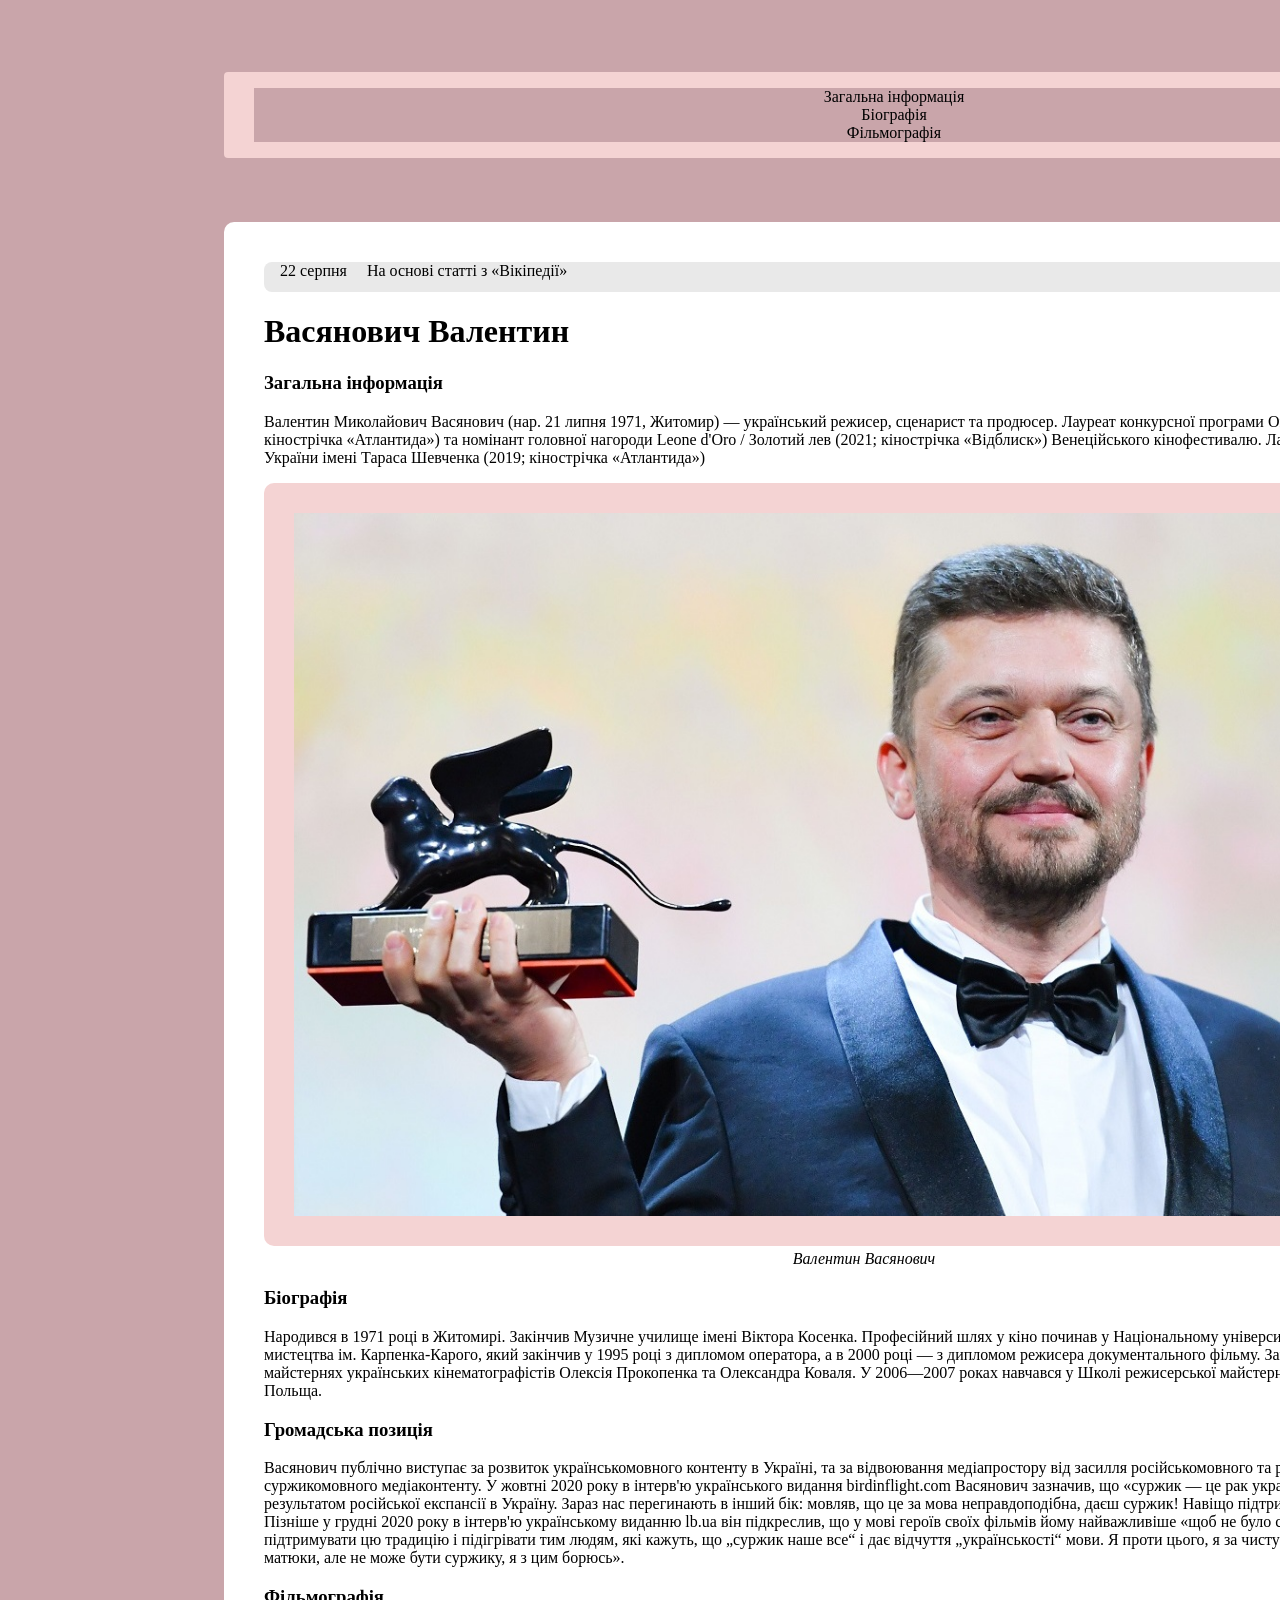
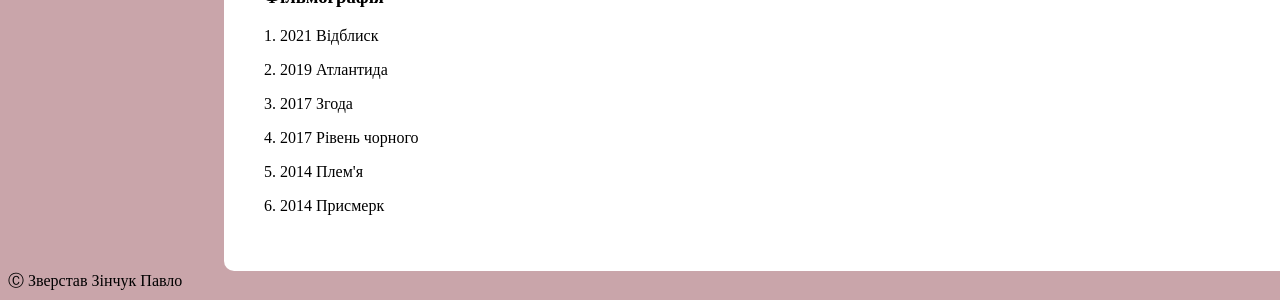
<file: lesson_7/index.html>
<!DOCTYPE html>
<html lang="en">
<head>
    <meta charset="UTF-8">
    <title>Pavlo</title>
    <link rel="stylesheet" href="style/style.css">
</head>
<body>
<div>
    <nav>
        <ul>
            <li>Загальна інформація</li>
            <li>Біографія</li>
            <li>Фільмографія</li>
        </ul>
    </nav>
    <main>
        <header>
            <span>22 серпня</span> <span>На основі статті з «Вікіпедії»</span>
        </header>
        <div>
            <h1>Васянович Валентин</h1>
            <article>
                <h3>
                    Загальна інформація
                </h3>
                <p>
                    Валентин Миколайович Васянович (нар. 21 липня 1971, Житомир) — український режисер, сценарист та продюсер. Лауреат конкурсної програми Orizzonti / Горизонти (2019; кінострічка «Атлантида») та номінант головної нагороди Leone d'Oro / Золотий лев (2021; кінострічка «Відблиск») Венеційського кінофестивалю. Лауреат Національної премії України імені Тараса Шевченка (2019; кінострічка «Атлантида»)
                </p>
            </article>
            <img src="img/1.jpg" alt="Pavlo">
            <figcaption>Валентин Васянович</figcaption>
            <article>
                <h3>Біографія</h3>
                <p>Народився в 1971 році в Житомирі. Закінчив Музичне училище імені Віктора Косенка. Професійний шлях у кіно починав у Національному університеті театрального мистецтва ім. Карпенка-Карого, який закінчив у 1995 році з дипломом оператора, а в 2000 році — з дипломом режисера документального фільму. Займався в творчих майстернях українських кінематографістів Олексія Прокопенка та Олександра Коваля.
                    У 2006—2007 роках навчався у Школі режисерської майстерності Анджея Вайди, Польща.</p>
            </article>
            <article>
                <h3>
                    Громадська позиція
                </h3>
                <p>
                    Васянович публічно виступає за розвиток українськомовного контенту в Україні, та за відвоювання медіапростору від засилля російськомовного та російсько-українського суржикомовного медіаконтенту. У жовтні 2020 року в інтерв'ю українського видання birdinflight.com Васянович зазначив, що «суржик — це рак української мови, він є результатом російської експансії в Україну. Зараз нас перегинають в інший бік: мовляв, що це за мова неправдоподібна, даєш суржик! Навіщо підтримувати цю хворобу?». Пізніше у грудні 2020 року в інтерв'ю українському виданню lb.ua він підкреслив, що у мові героїв своїх фільмів йому найважливіше «щоб не було суржику. Я просто не хочу підтримувати цю традицію і підігрівати тим людям, які кажуть, що „суржик наше все“ і дає відчуття „українськості“ мови. Я проти цього, я за чисту мову. Там можуть бути матюки, але не може бути суржику, я з цим борюсь».
                </p>
            </article>
            <article>
                <h3 class = "Pavlo">Фільмографія</h3>
                    <p><span>1. 2021 Відблиск</span></p>
                    <p><span>2. 2019 Атлантида</span></p>
                    <p><span>3. 2017 Згода</span></p>
                    <p><span>4. 2017 Рівень чорного</span></p>
                    <p><span>5. 2014 Плем'я</span></p>
                    <p><span>6. 2014 Присмерк</span></p>
            </article>
        </div>
    </main>
    <footer>
        Ⓒ Зверстав Зінчук Павло
    </footer>
</div>
</body>
</html>
</file>
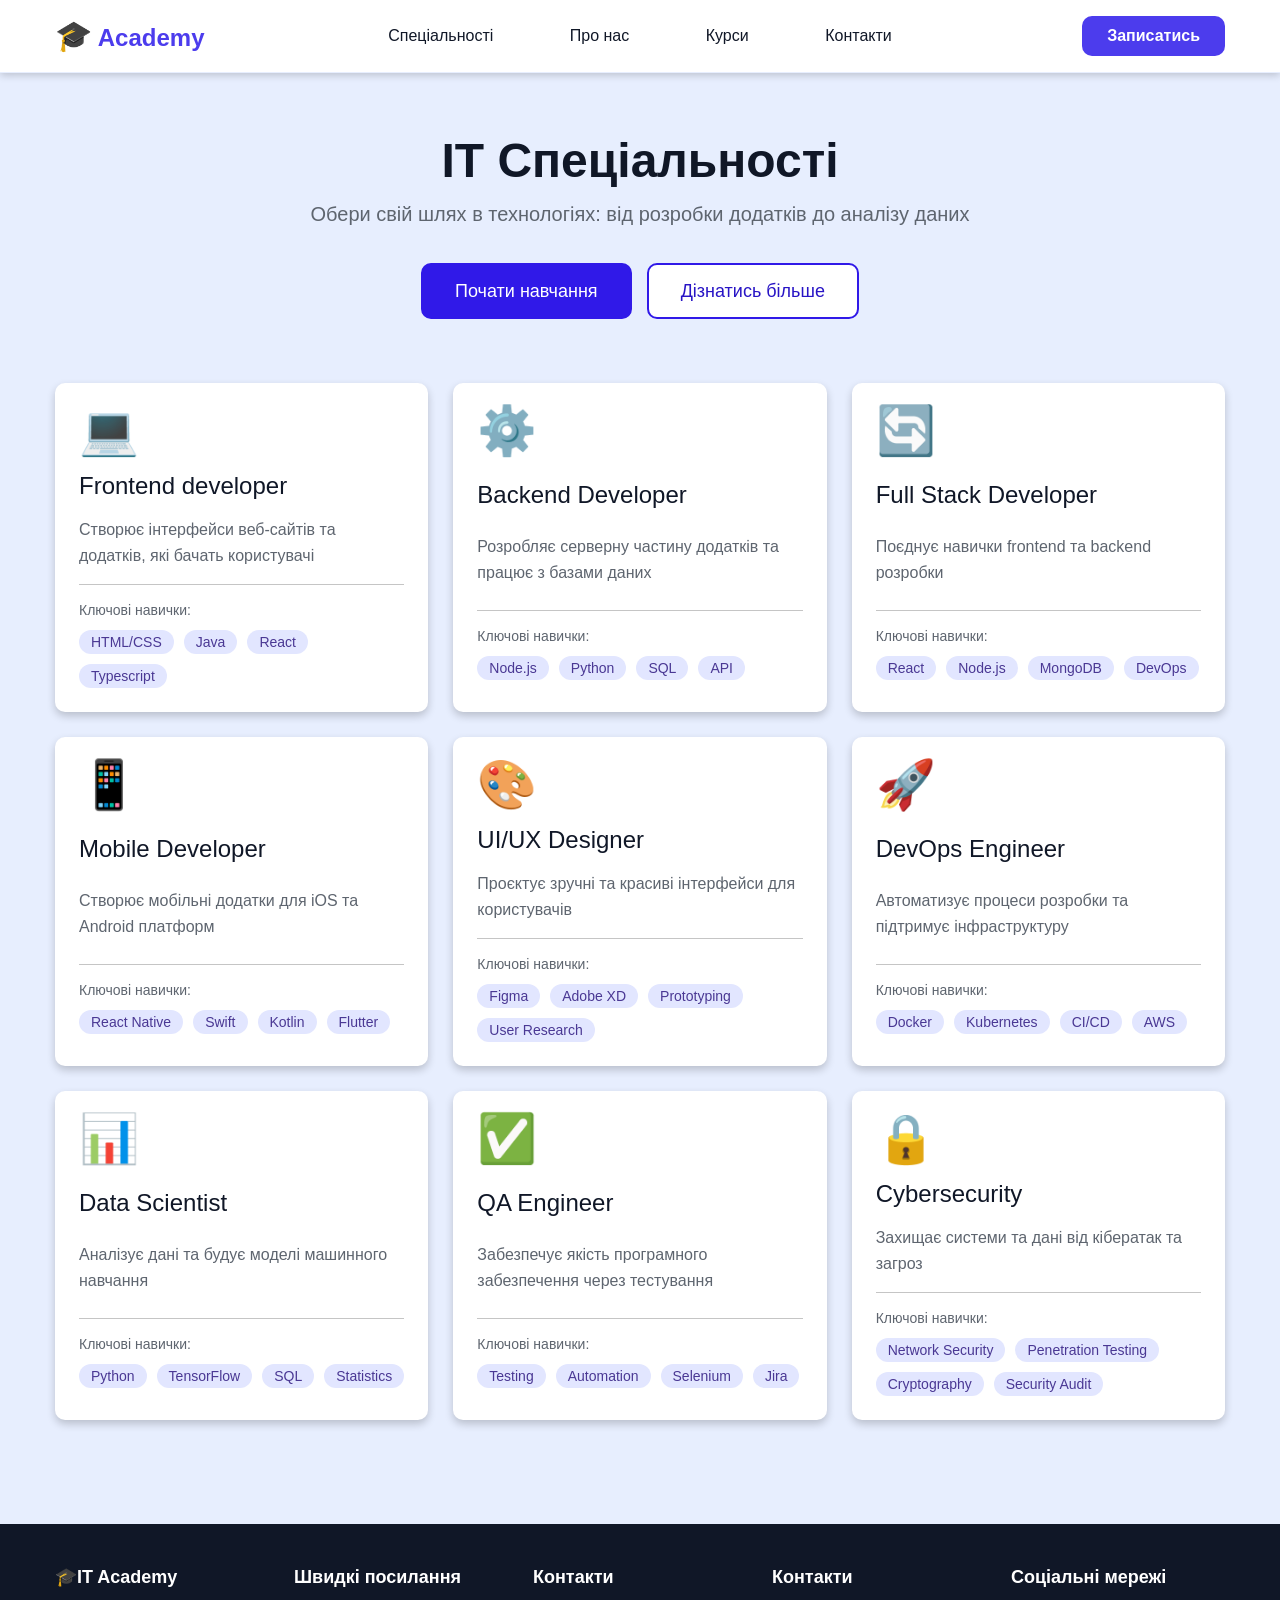
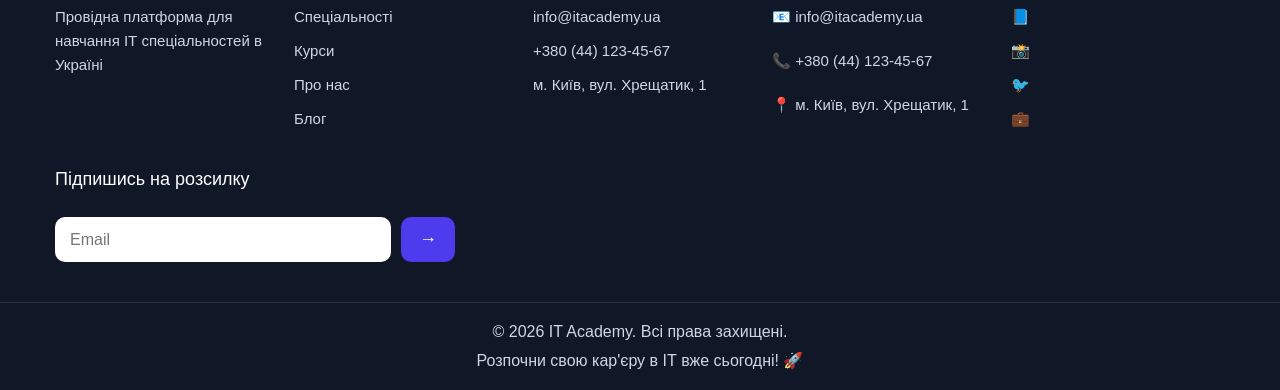
<file: lesson_9/index.html>
<!DOCTYPE html>
<html lang="en">
<head>
    <link rel = "stylesheet" type = "text/css" href = "style/style.css"/>
    <meta charset="UTF-8">
    <title>Pavlo</title>
</head>
<body>
<header class = "header">
    <div class = "wrapper header-grid">
        <div class = "logo"><span>🎓</span> Academy</div>
        <nav>
            <ul>
                <li><a href="#">Спеціальності
                </a></li>
                <li><a href="#">Про нас
                </a></li>
                <li><a href="#">Курси</a></li>
                <li><a href="#">Контакти</a></li>
            </ul>
        </nav>
    <button class = "header-btn">Записатись</button>
    </div>
</header>
<main>
    <section class = "start-studying">
        <div class = "wrapper start-studying-grid">
            <h1>ІТ Спеціальності</h1>
            <p>Обери свій шлях в технологіях: від розробки додатків до аналізу даних</p>
            <div class = "start-studying-buttons">
                <button class = "btn btn-start">Почати навчання</button>
                <button class = "btn btn-more">Дізнатись більше</button>
            </div>
        </div>
    </section>
    <section class = "cards-section">
        <div class = "wrapper">
            <div class = "cards-grid">
                <article class = "card">
                    <div class = "card-icon">💻</div>
                    <h2>Frontend developer</h2>
                    <p>Створює інтерфейси веб-сайтів та додатків, які бачать користувачі</p>
                    <div class = "skills">
                        <span>Ключові навички:</span>
                        <ul class = "tags">
                            <li>HTML/CSS</li>
                            <li>Java</li>
                            <li>React</li>
                            <li>Typescript</li>
                        </ul>
                    </div>
                </article>
                <article class = "card">
                    <div class = "card-icon">⚙️</div>
                    <h2>Backend Developer</h2>
                    <p>Розробляє серверну частину додатків та працює з базами даних</p>
                    <div class = "skills">
                        <span>Ключові навички:</span>
                        <ul class = "tags">
                            <li>Node.js</li>
                            <li>Python</li>
                            <li>SQL</li>
                            <li>API</li>
                        </ul>
                    </div>
                </article>
                <article class = "card">
                    <div class = "card-icon">🔄</div>
                    <h2>Full Stack Developer</h2>
                    <p>Поєднує навички frontend та backend розробки</p>
                    <div class = "skills">
                        <span>Ключові навички:</span>
                        <ul class = "tags">
                            <li>React</li>
                            <li>Node.js</li>
                            <li>MongoDB</li>
                            <li>DevOps</li>
                        </ul>
                    </div>
                </article>
                <article class = "card">
                    <div class = "card-icon">📱</div>
                    <h2>Mobile Developer</h2>
                    <p>Створює мобільні додатки для iOS та Android платформ</p>
                    <div class = "skills">
                        <span>Ключові навички:</span>
                        <ul class = "tags">
                            <li>React Native</li>
                            <li>Swift</li>
                            <li>Kotlin</li>
                            <li>Flutter</li>
                        </ul>
                    </div>
                </article>
                <article class = "card">
                    <div class = "card-icon">🎨</div>
                    <h2>UI/UX Designer</h2>
                    <p>Проєктує зручні та красиві інтерфейси для користувачів</p>
                    <div class = "skills">
                        <span>Ключові навички:</span>
                        <ul class = "tags">
                            <li>Figma</li>
                            <li>Adobe XD</li>
                            <li>Prototyping</li>
                            <li>User Research</li>
                        </ul>
                    </div>
                </article>
                <article class = "card">
                    <div class = "card-icon">🚀</div>
                    <h2>DevOps Engineer</h2>
                    <p>Автоматизує процеси розробки та підтримує інфраструктуру</p>
                    <div class = "skills">
                        <span>Ключові навички:</span>
                        <ul class = "tags">
                            <li>Docker</li>
                            <li>Kubernetes</li>
                            <li>CI/CD</li>
                            <li>AWS</li>
                        </ul>
                    </div>
                </article>
                <article class = "card">
                    <div class = "card-icon">📊</div>
                    <h2>Data Scientist</h2>
                    <p>Аналізує дані та будує моделі машинного навчання</p>
                    <div class = "skills">
                        <span>Ключові навички:</span>
                        <ul class = "tags">
                            <li>Python</li>
                            <li>TensorFlow</li>
                            <li>SQL</li>
                            <li>Statistics</li>
                        </ul>
                    </div>
                </article>
                <article class = "card">
                    <div class = "card-icon">✅</div>
                    <h2>QA Engineer</h2>
                    <p>Забезпечує якість програмного забезпечення через тестування</p>
                    <div class = "skills">
                        <span>Ключові навички:</span>
                        <ul class = "tags">
                            <li>Testing</li>
                            <li>Automation</li>
                            <li>Selenium</li>
                            <li>Jira</li>
                        </ul>
                    </div>
                </article>
                <article class = "card">
                    <div class = "card-icon">🔒</div>
                    <h2>Cybersecurity</h2>
                    <p>Захищає системи та дані від кібератак та загроз</p>
                    <div class = "skills">
                        <span>Ключові навички:</span>
                        <ul class = "tags">
                            <li>Network Security</li>
                            <li>Penetration Testing</li>
                            <li>Cryptography</li>
                            <li>Security Audit</li>
                        </ul>
                    </div>
                </article>
            </div>
        </div>
    </section>
</main>
<footer class = "footer">
    <div class = "footer-top">
   <div class = "wrapper footer-grid">
        <div class = "footer-column">
            <h3><span>🎓</span>IT Academy</h3>
            <p>Провідна платформа для навчання ІТ спеціальностей в Україні</p>
        </div>
        <div class = "footer-column">
            <h3>Швидкі посилання</h3>
            <ul>
                <li><a href="#">Спеціальності</a></li>
                <li><a href="#">Курси</a></li>
                <li><a href="#">Про нас</a></li>
                <li><a href="#">Блог</a></li>
            </ul>
        </div>
        <div class = "footer-column">
            <h3>Контакти</h3>
            <ul class = "social">
                <li><a href="#">info@itacademy.ua</a></li>
                <li><a href="#">+380 (44) 123-45-67</a></li>
                <li><a href="#">м. Київ, вул. Хрещатик, 1</a></li>
            </ul>
        </div>
        <div class = "footer-column">
            <h3>Контакти</h3>
            <ul class = "contacts">
                <p><a href="#">📧 info@itacademy.ua</a></p>
                <p><a href="#">📞 +380 (44) 123-45-67</a></p>
                <p><a href="#">📍 м. Київ, вул. Хрещатик, 1</a></p>
            </ul>
        </div>
        <div class = "footer-column">
            <h3>Соціальні мережі</h3>
            <ul class = "social">
                <li><a href="#">📘</a></li>
                <li><a href="#">📸</a></li>
                <li><a href="#">🐦</a></li>
                <li><a href="#">💼</a></li>
            </ul>
        </div>
        <p class = "subscribe-title">Підпишись на розсилку</p>
        <div class = "subscrive-grid">
            <input type="email" placeholder="Email">
            <button>→</button>
        </div>
    </div>
    </div>
    <div class = "footer-bottom">
        <p>&copy; 2026 IT Academy. Всі права захищені.</p>

        <p>Розпочни свою кар'єру в ІТ вже сьогодні! 🚀</p>
    </div>
</footer>
</body>
</html>
</file>
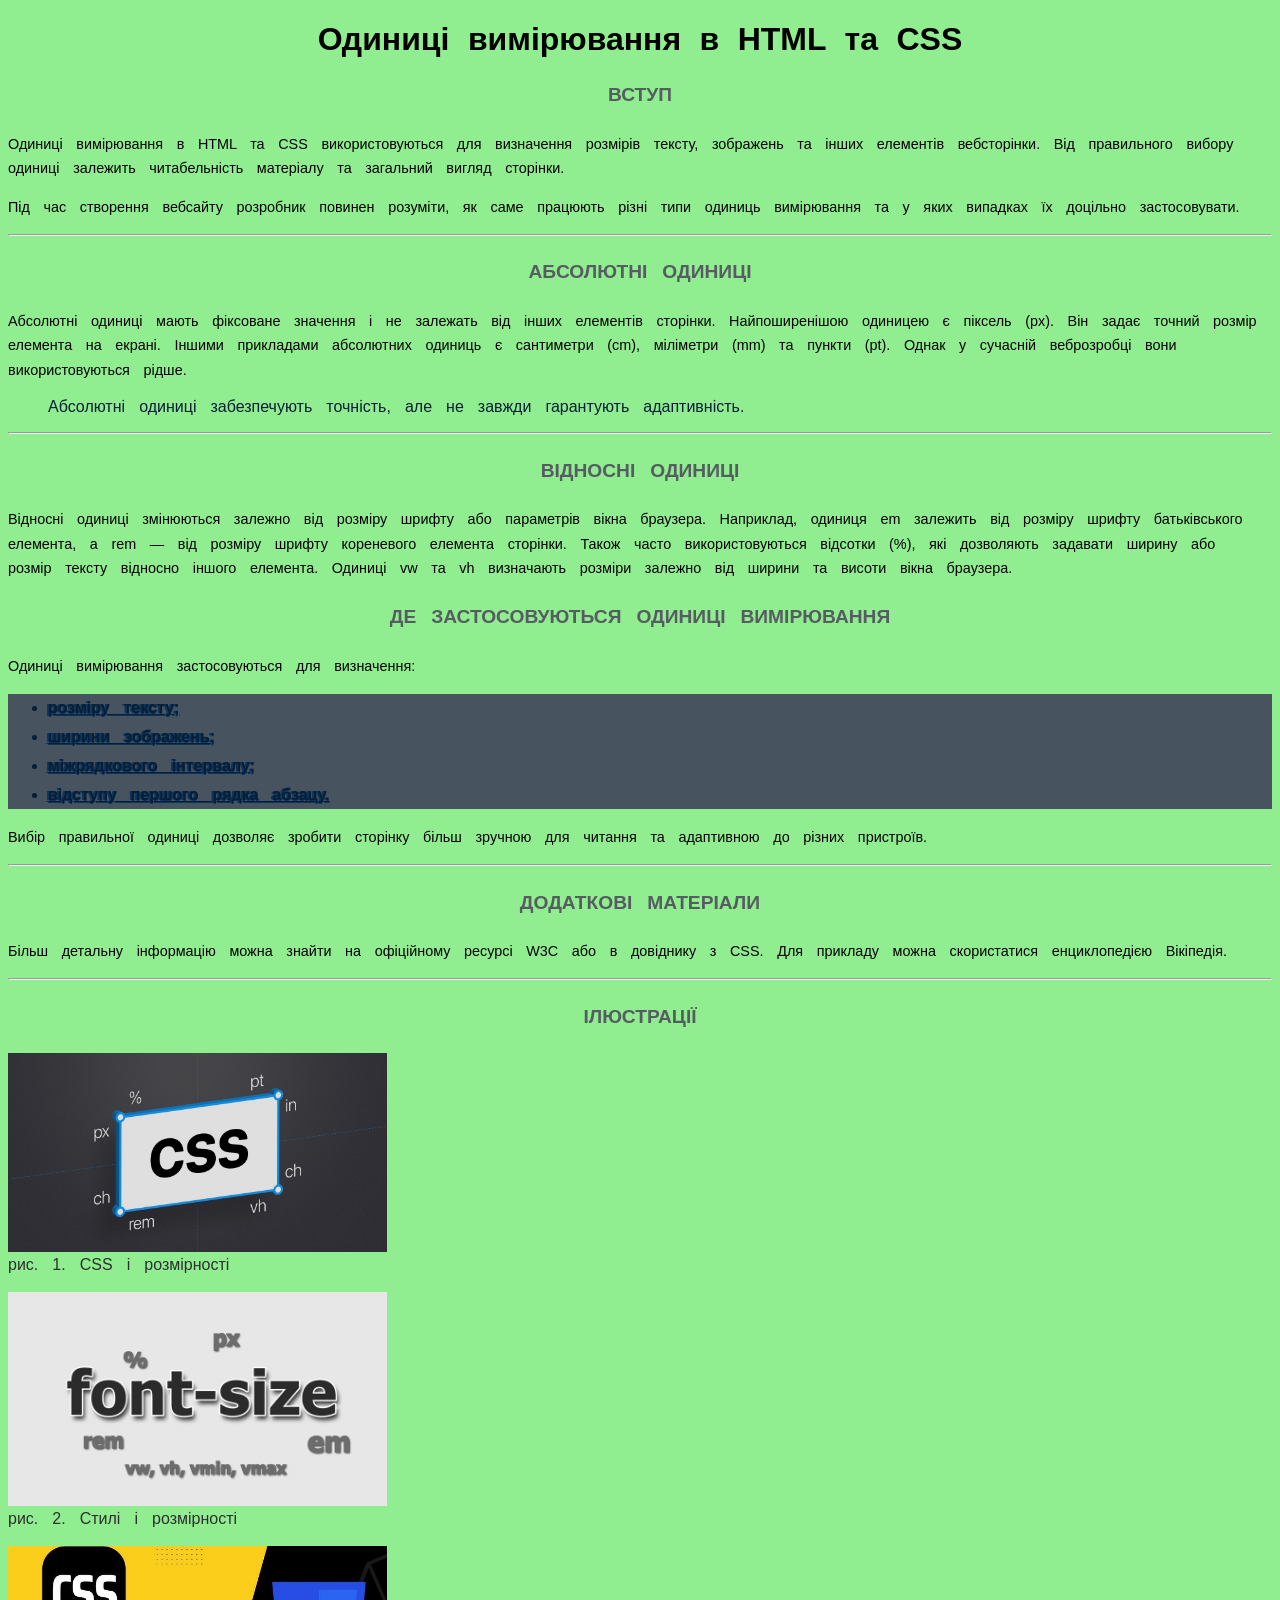
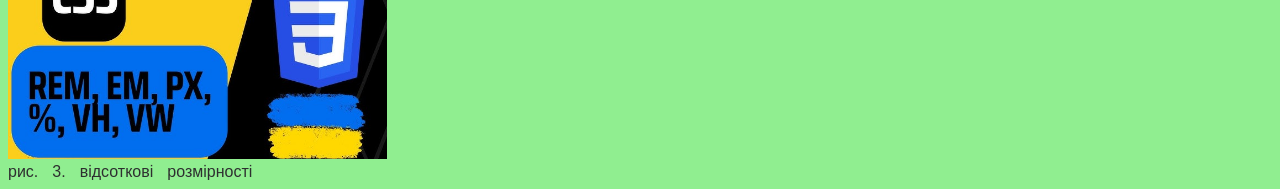
<file: Practical-2-CSS/index.html>
<!DOCTYPE html>
<html lang="en">

<style type="text/css">
    figcaption{
        color: #2e2f30;
    }
</style>
<link rel="stylesheet" type="text/css" href="style/style.css">
<!-- Ваше ім’я та прізвище — Практична №2 — CSS -->
<head>
    <meta charset="UTF-8">
    <title>Pavlo</title>
</head>
<body>
<h1 style="text-align: center;">Одиниці вимірювання в HTML та CSS</h1>
<h4>Вступ</h4>
<p>Одиниці вимірювання в HTML та CSS використовуються для визначення розмірів тексту, зображень та інших елементів вебсторінки. Від правильного вибору одиниці залежить читабельність матеріалу та загальний вигляд сторінки.
    <p>Під час створення вебсайту розробник повинен розуміти, як саме працюють різні типи одиниць вимірювання та у яких випадках їх доцільно застосовувати.</p></p>
<hr>

<h4>Абсолютні одиниці</h4>
<p>Абсолютні одиниці мають фіксоване значення і не залежать від інших елементів сторінки. Найпоширенішою одиницею є піксель (px). Він задає точний розмір елемента на екрані.
Іншими прикладами абсолютних одиниць є сантиметри (cm), міліметри (mm) та пункти (pt). Однак у сучасній веброзробці вони використовуються рідше.
    <p><blockquote>Абсолютні одиниці забезпечують точність, але не завжди гарантують адаптивність.</blockquote></p>
<hr>

<h4>Відносні одиниці</h4>
<p>Відносні одиниці змінюються залежно від розміру шрифту або параметрів вікна браузера. Наприклад, одиниця em залежить від розміру шрифту батьківського елемента, а rem — від розміру шрифту кореневого елемента сторінки.
    Також часто використовуються відсотки (%), які дозволяють задавати ширину або розмір тексту відносно іншого елемента. Одиниці vw та vh визначають розміри залежно від ширини та висоти вікна браузера.</p>

<h4>Де застосовуються одиниці вимірювання</h4>
<p>Одиниці вимірювання застосовуються для визначення:</p>
<ul>
    <li>розміру тексту;</li>
    <li>ширини зображень;</li>
    <li>міжрядкового інтервалу;</li>
    <li>відступу першого рядка абзацу.</li>
</ul>

<p>Вибір правильної одиниці дозволяє зробити сторінку більш зручною для читання та адаптивною до різних пристроїв.</p>
<hr>

<h4>Додаткові матеріали</h4>
<p>Більш детальну інформацію можна знайти на офіційному ресурсі <a href="https://www.w3.org/" style="color:black; text-decoration: none;">W3C</a> або в довіднику з CSS. Для прикладу можна скористатися енциклопедією <a href="https://uk.wikipedia.org/wiki/CSS" style="color:black; text-decoration: none;">Вікіпедія</a>.</p>

<hr>

<h4>Ілюстрації</h4>
<img src="img/1.jpg">   <figcaption>рис. 1. CSS і розмірності</figcaption><br>
<img src="img/2.png">   <figcaption>рис. 2. Стилі і розмірності</figcaption><br>
<img src="img/3.jpg">   <figcaption>рис. 3. відсоткові розмірності</figcaption>

</body>
</html>
</file>
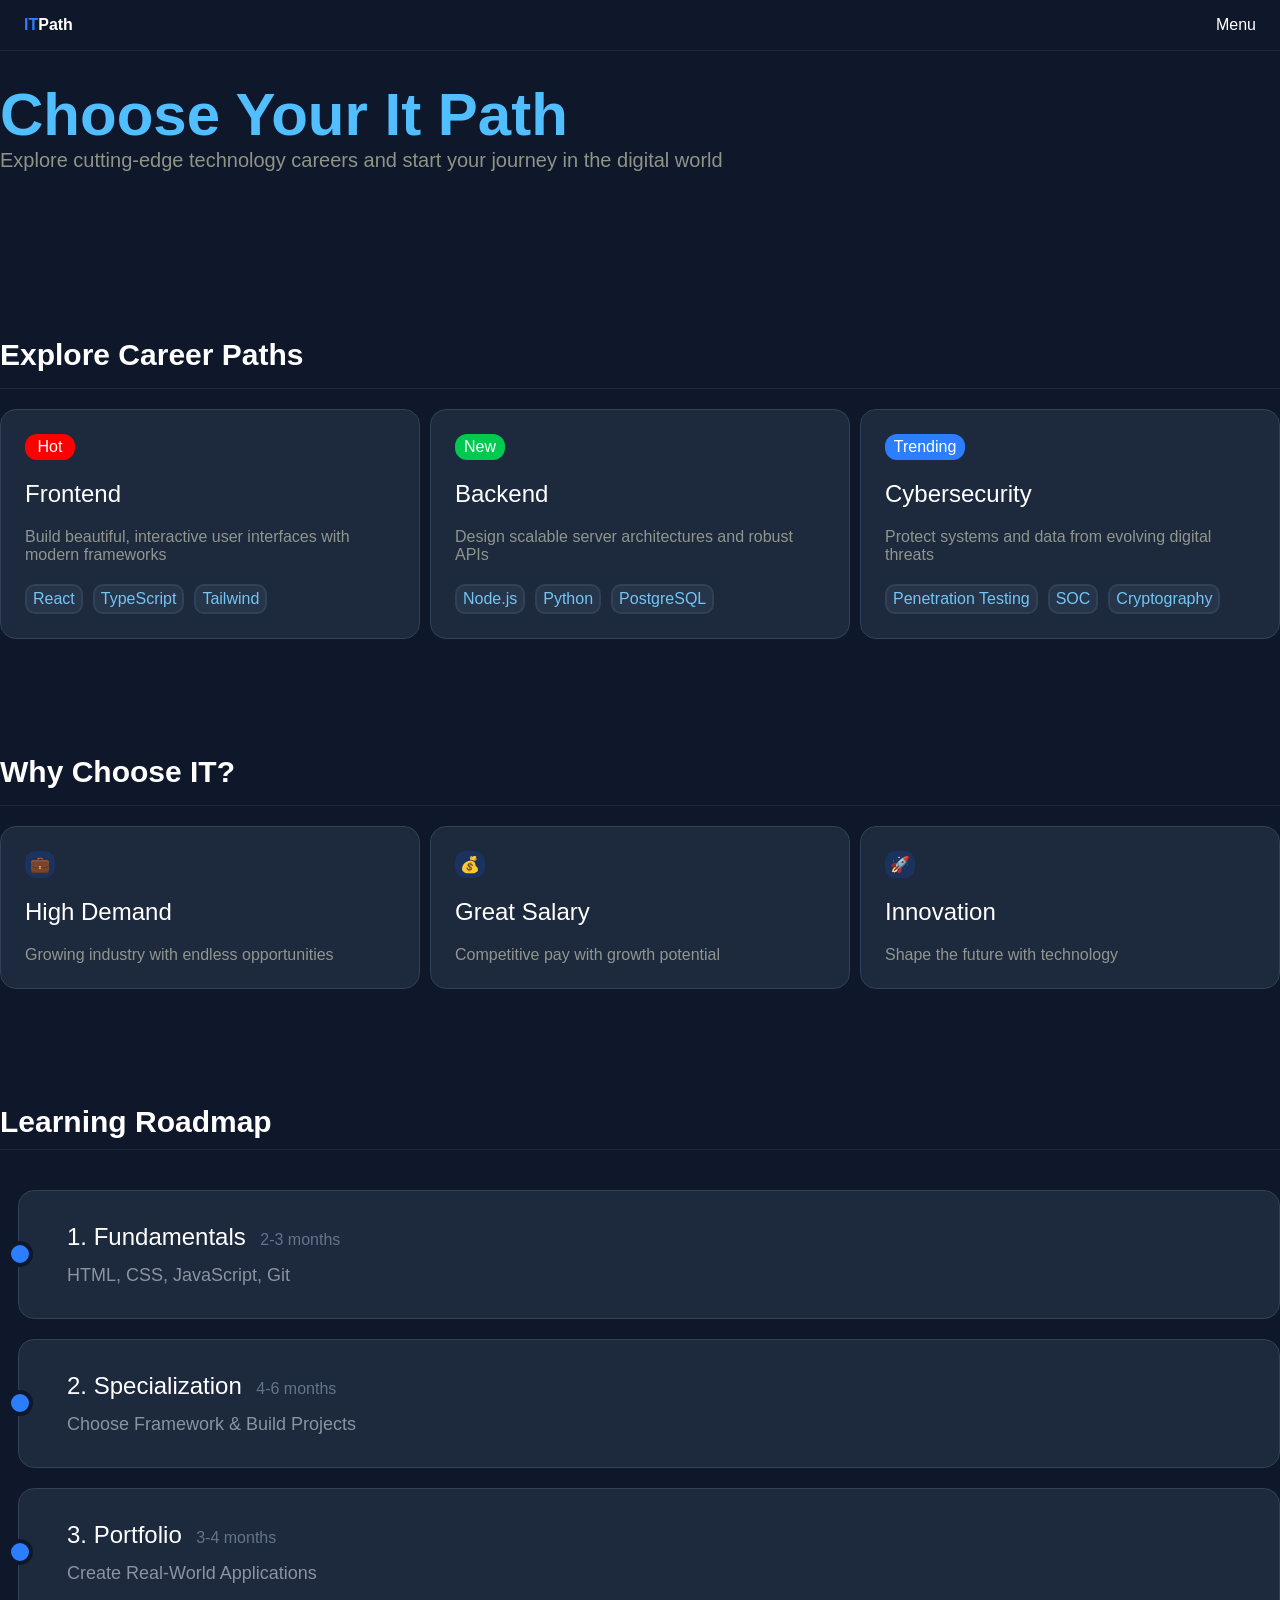
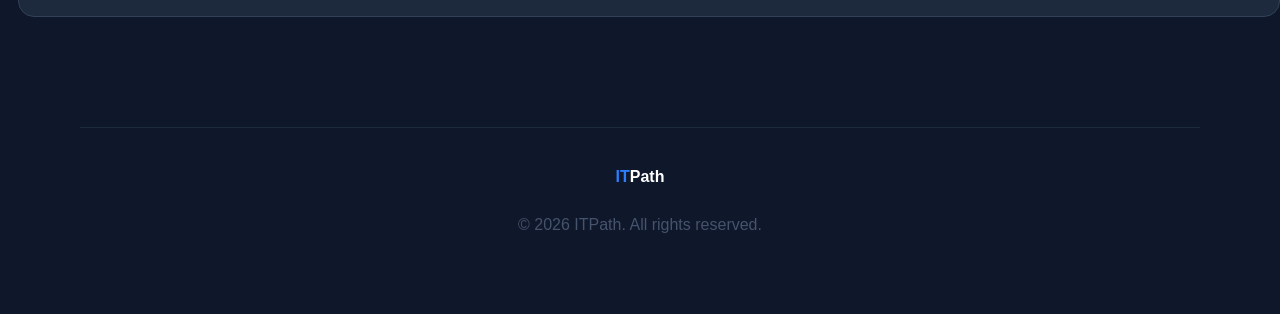
<file: Praktichna_Zinchuk/index.html>
<!DOCTYPE html>
<html lang="en">
<head>
    <meta charset="UTF-8">
    <title>Pavlo</title>
    <link rel="stylesheet" href="style/style.css">
</head>
<body>
<header class = "wrapper">
    <div class="logo"><span>IT</span>Path</div>
    <span class = "menu">Menu</span>
</header>
<div class = "wrapper">
    <main>
        <div class = "top">
            <h1>Choose Your It Path</h1>
            <p>Explore cutting-edge technology careers and start your journey in the digital world</p>
        </div>
        <div class = "second-part">
           <article class = "first-blood">
               <h2>Explore Career Paths</h2>
               <div class = "cards">
                   <section class = "card card3">
                       <div class = "shtuka"><p>Hot</p></div>
                       <h3>Frontend</h3>
                       <p>Build beautiful, interactive user interfaces with modern frameworks</p>
                       <ul>
                           <li>React</li>
                           <li>TypeScript</li>
                           <li>Tailwind</li>
                       </ul>
                   </section>
                   <section class = "card card3">
                       <div class = "shtuka2"><p>New</p></div>
                       <h3>Backend</h3>
                       <p>Design scalable server architectures and robust APIs</p>
                       <ul>
                           <li>Node.js</li>
                           <li>Python</li>
                           <li>PostgreSQL</li>
                       </ul>
                   </section>
                   <section class = "card card3">
                       <div class = "shtuka3"><p>Trending</p></div>
                       <h3>Cybersecurity</h3>
                       <p>Protect systems and data from evolving digital threats</p>
                       <ul>
                           <li>Penetration Testing</li>
                           <li>SOC</li>
                           <li>Cryptography</li>
                       </ul>
                   </section>
               </div>
           </article>
           <article class = "first-blood">
               <h2>Why Choose IT?</h2>
               <div class = "cards">
                   <section class = "card">
                       <span>💼</span>
                       <h3>High Demand</h3>
                       <p>Growing industry with endless opportunities</p>
                   </section>
                   <section class = "card">
                       <span>💰</span>
                       <h3>Great Salary</h3>
                       <p>Competitive pay with growth potential</p>
                   </section>
                   <section class = "card">
                       <span>🚀</span>
                       <h3>Innovation</h3>
                       <p>Shape the future with technology</p>
                   </section>
               </div>
           </article>
           <article class = "second-blood">
            <h2>Learning Roadmap</h2>
               <div class = "cards2">
                   <section class = "card2">
                       <h3>1. Fundamentals</h3>
                       <span>2-3 months</span>
                       <p>HTML, CSS, JavaScript, Git</p>
                   </section>
                   <section class = "card2">
                       <h3>2. Specialization</h3>
                       <span>4-6 months</span>
                       <p>Choose Framework & Build Projects</p>
                   </section>
                   <section class = "card2">
                       <h3>3. Portfolio</h3>
                       <span>3-4 months</span>
                       <p>Create Real-World Applications</p>
                   </section>
               </div>
        </article>
        </div>
    </main>
</div>
<footer>
    <div class = "logo"><span>IT</span>Path</div>
    <p>© 2026 ITPath. All rights reserved.</p>
</footer>
</body>
</html>
</file>
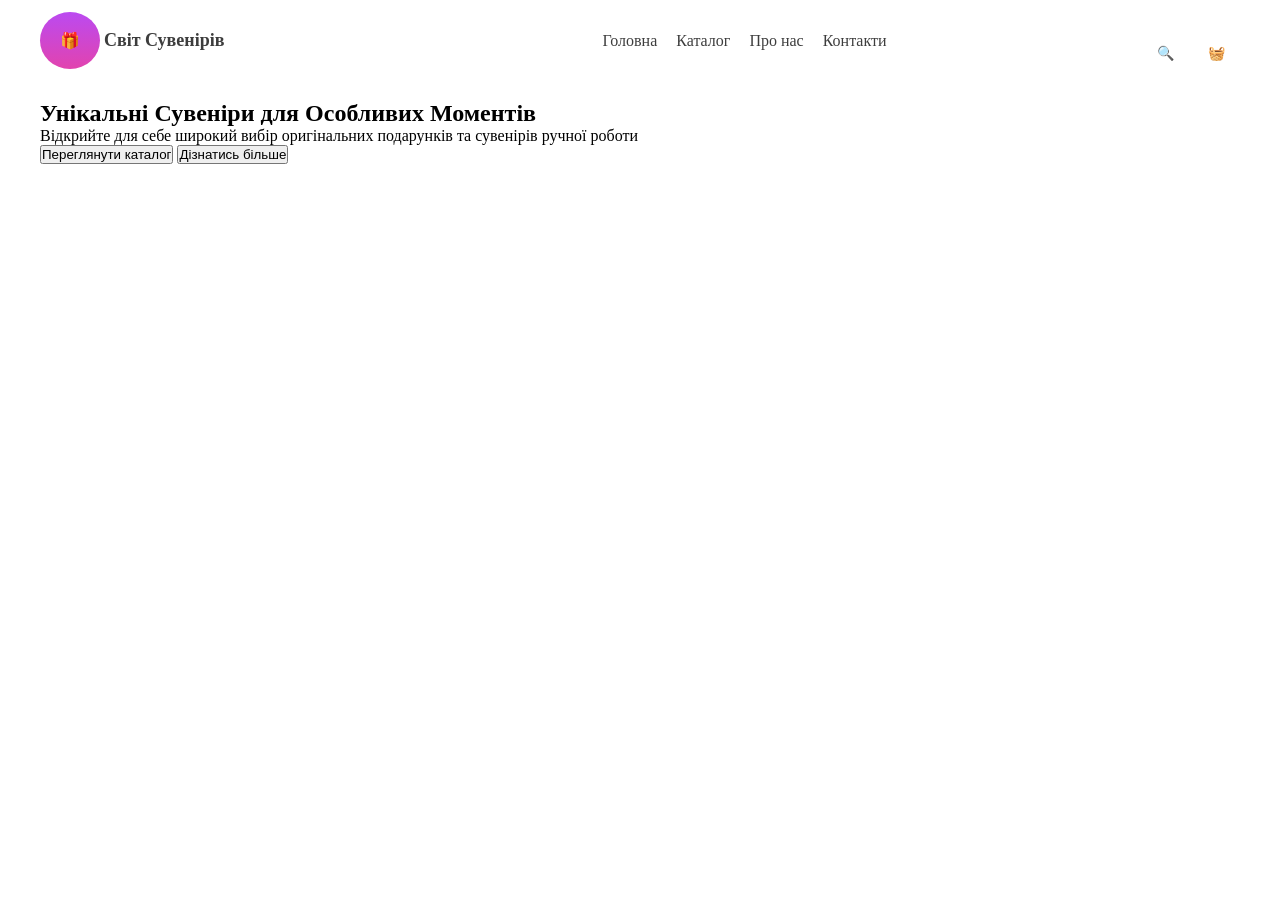
<file: web-01/index.html>
<!DOCTYPE html>
<html lang="en">
<head>
    <meta charset="UTF-8">
    <title>Pavlo</title>
    <link rel="stylesheet" href="style/style.css">
</head>
<body>
<header class="wrapper">
    <div class="logo">
        <a href="index.html">
        <span class="logo-icon">🎁</span>
        <span class="logo-text">Світ Сувенірів</span>
        </a>
    </div>
    <nav>
        <ul>
            <li><a href="a">Головна</a></li>
            <li><a href="a">Каталог</a></li>
            <li><a href="a">Про нас</a></li>
            <li><a href="a">Контакти</a></li>
        </ul>
    </nav>

    <div class="header-button">
        <button>🔍</button>
        <button>🧺</button>
    </div>
</header>

<main class="wrapper">
    <section class="main-top">
        <h1>Унікальні Сувеніри для Особливих Моментів</h1>
        <p>Відкрийте для себе широкий вибір оригінальних подарунків та сувенірів ручної роботи</p>
    </section>
        <button>Переглянути каталог</button>
        <button>Дізнатись більше</button>
    <section class="main-bottom"></section>
</main>

</body>
</html>
</file>
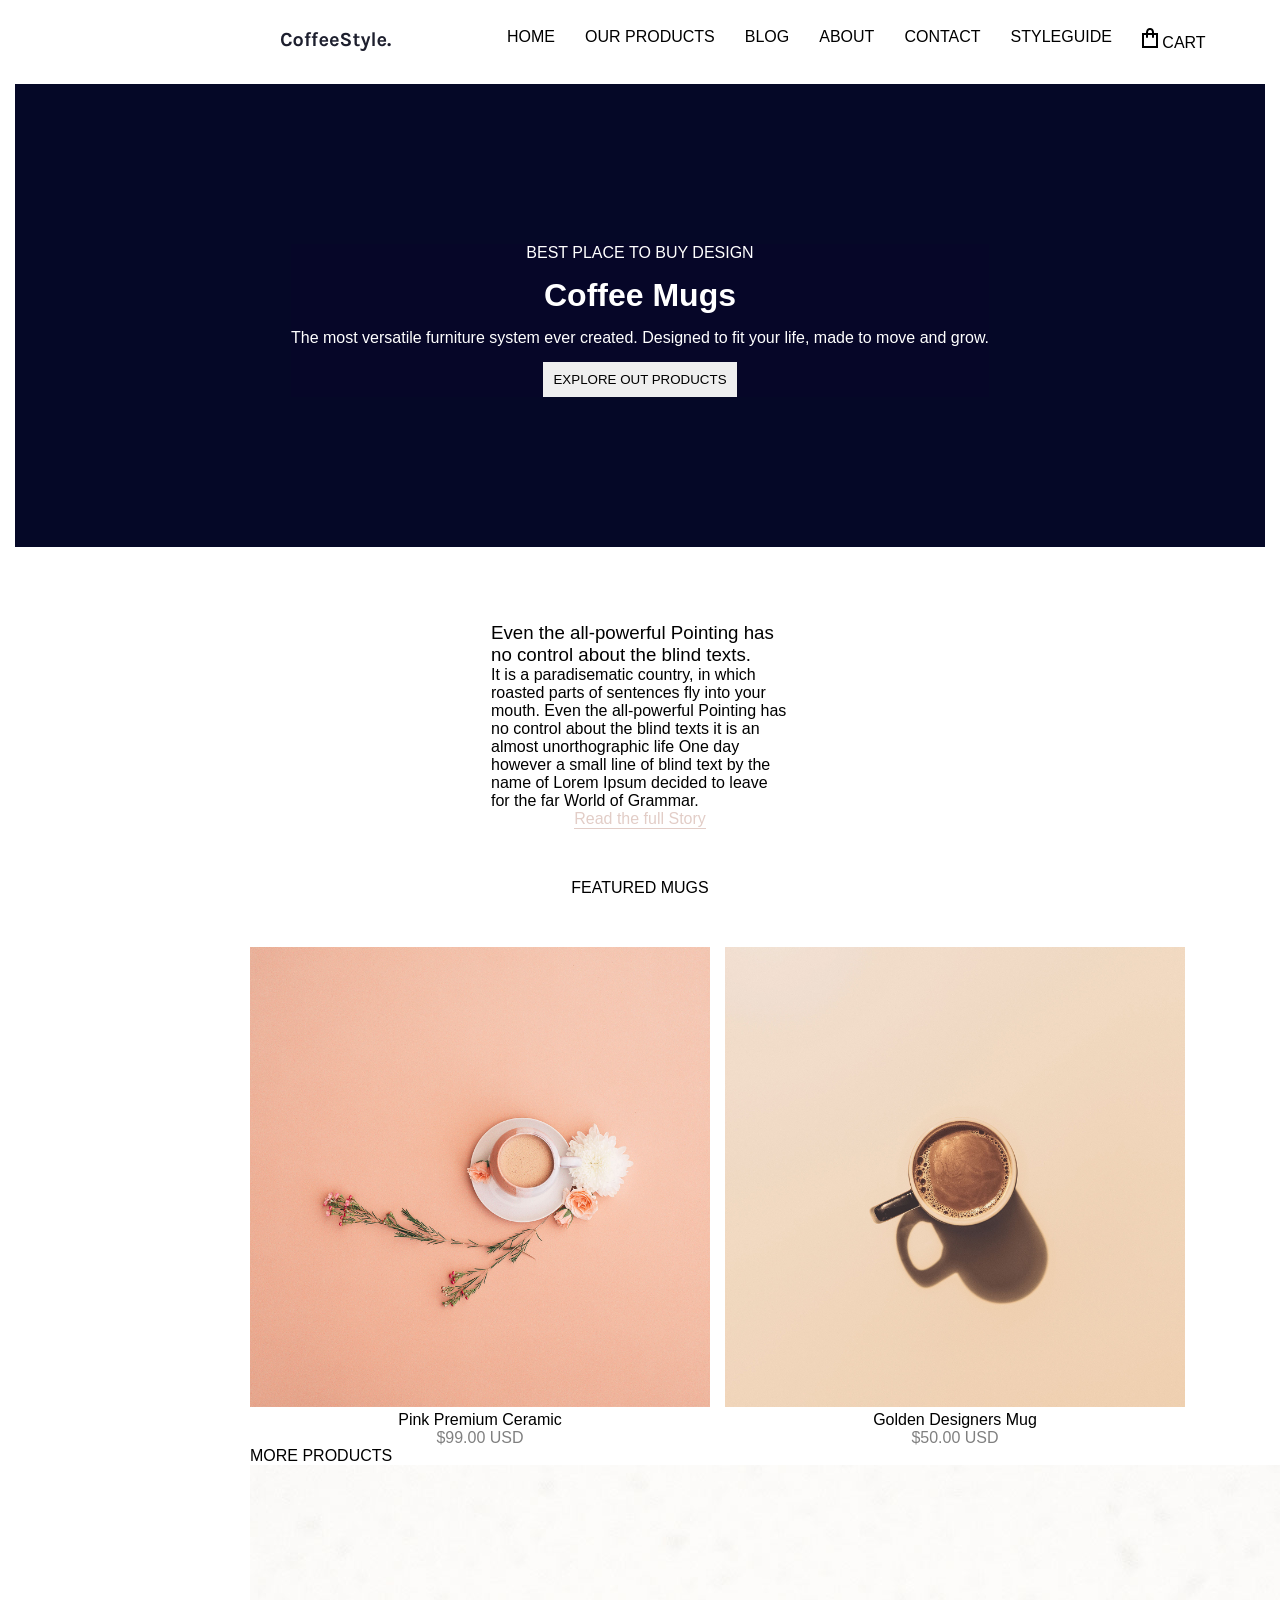
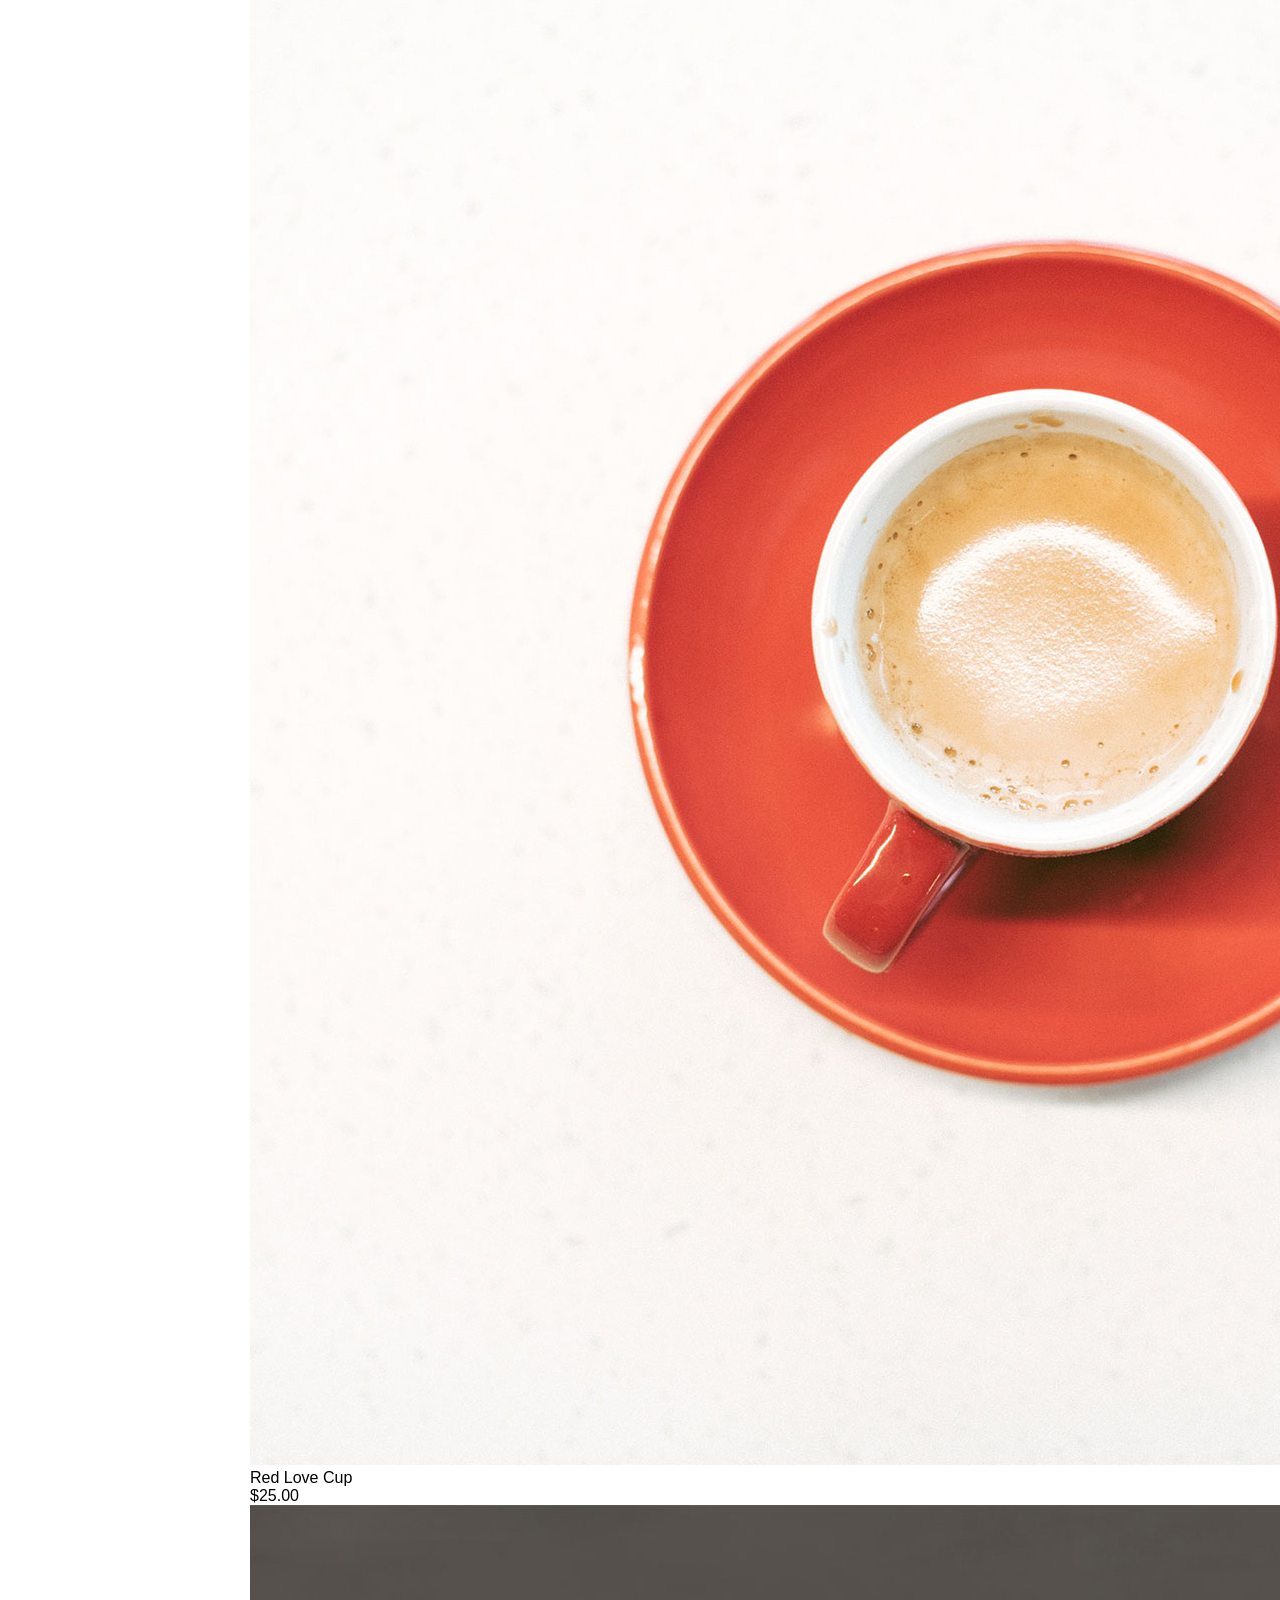
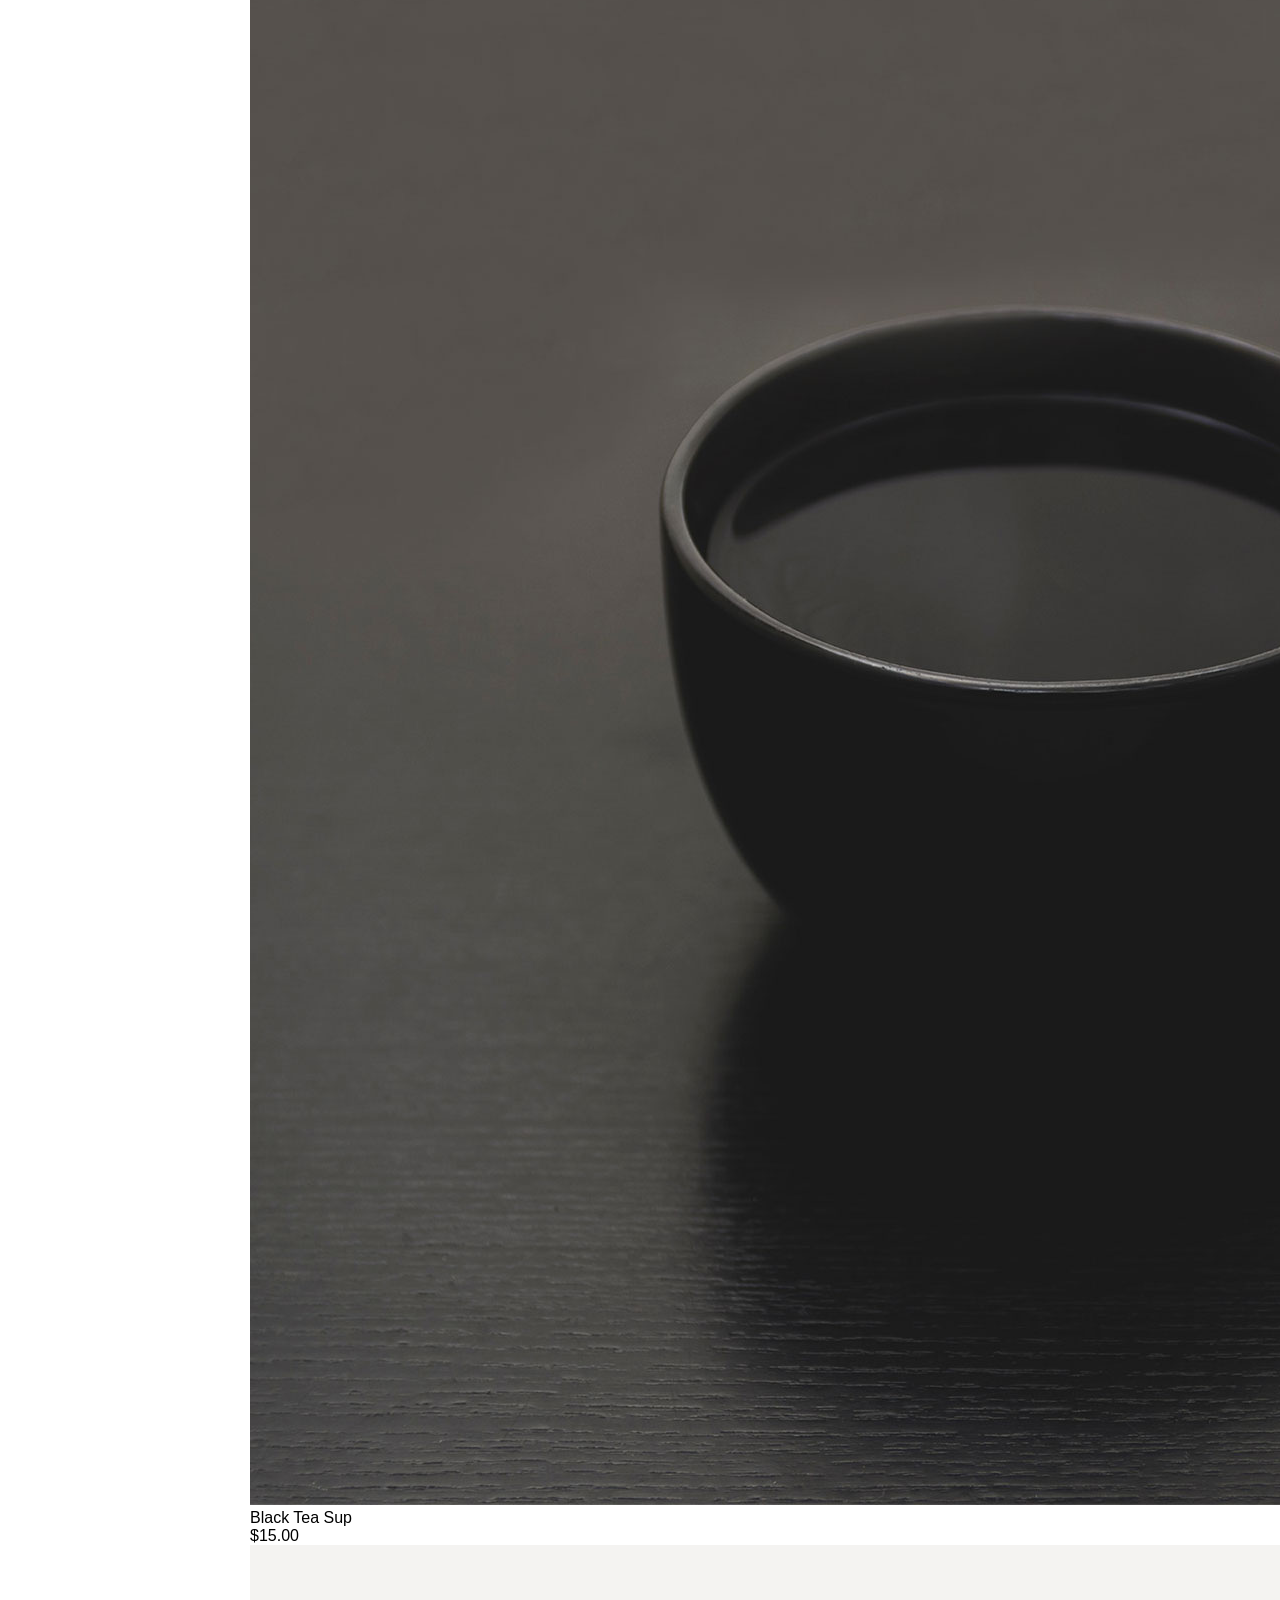
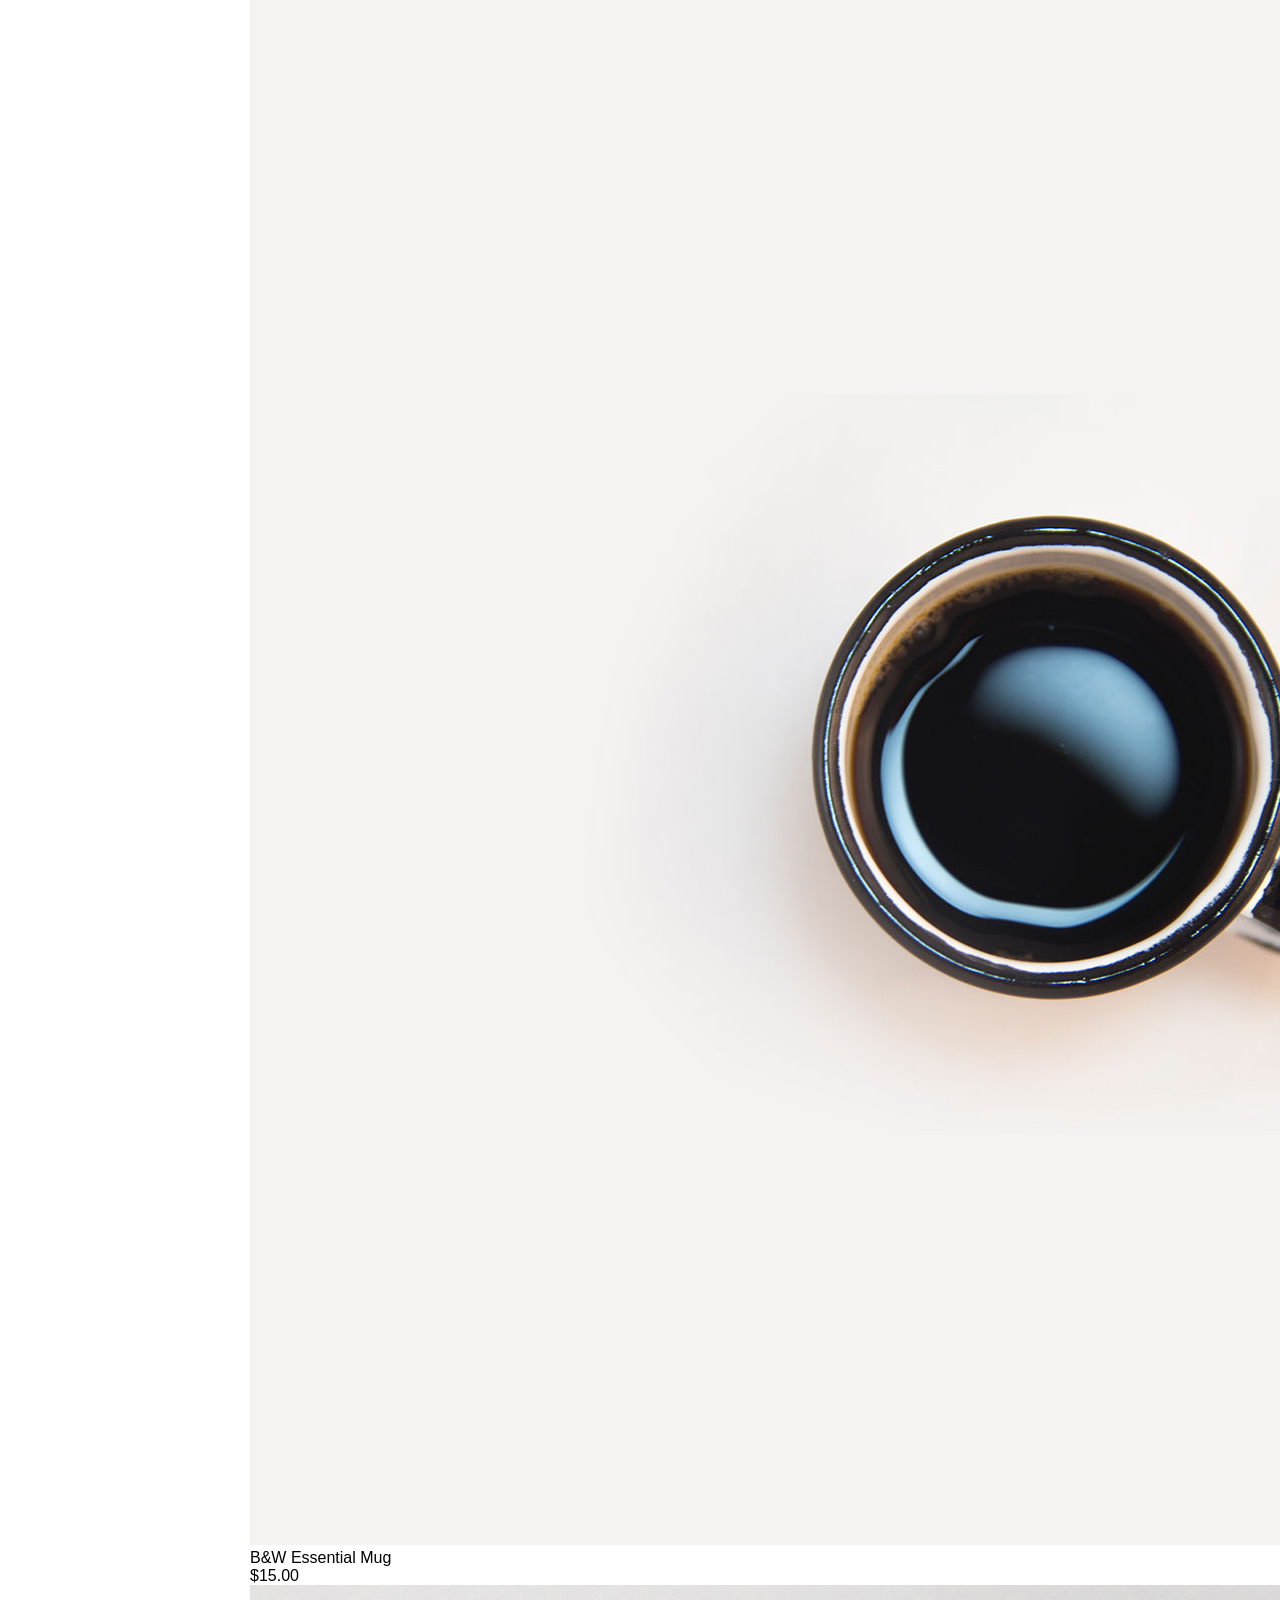
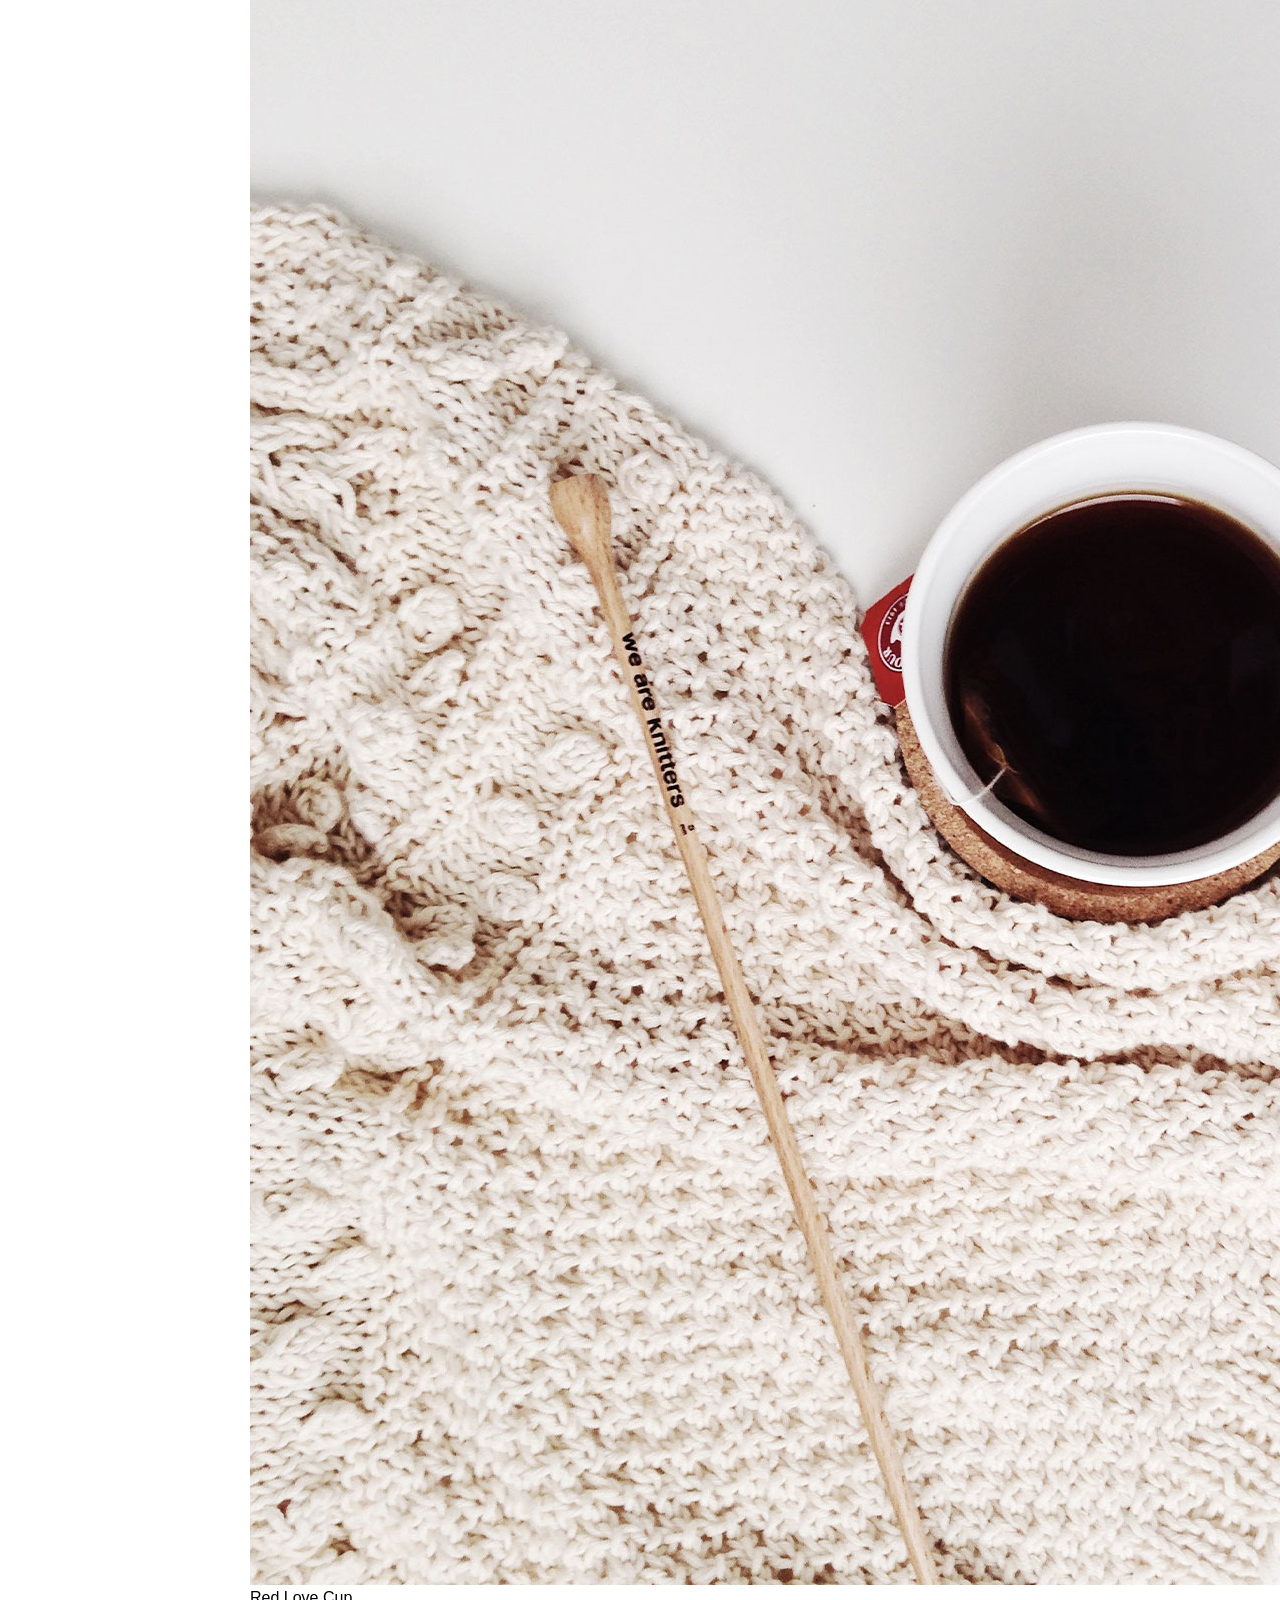
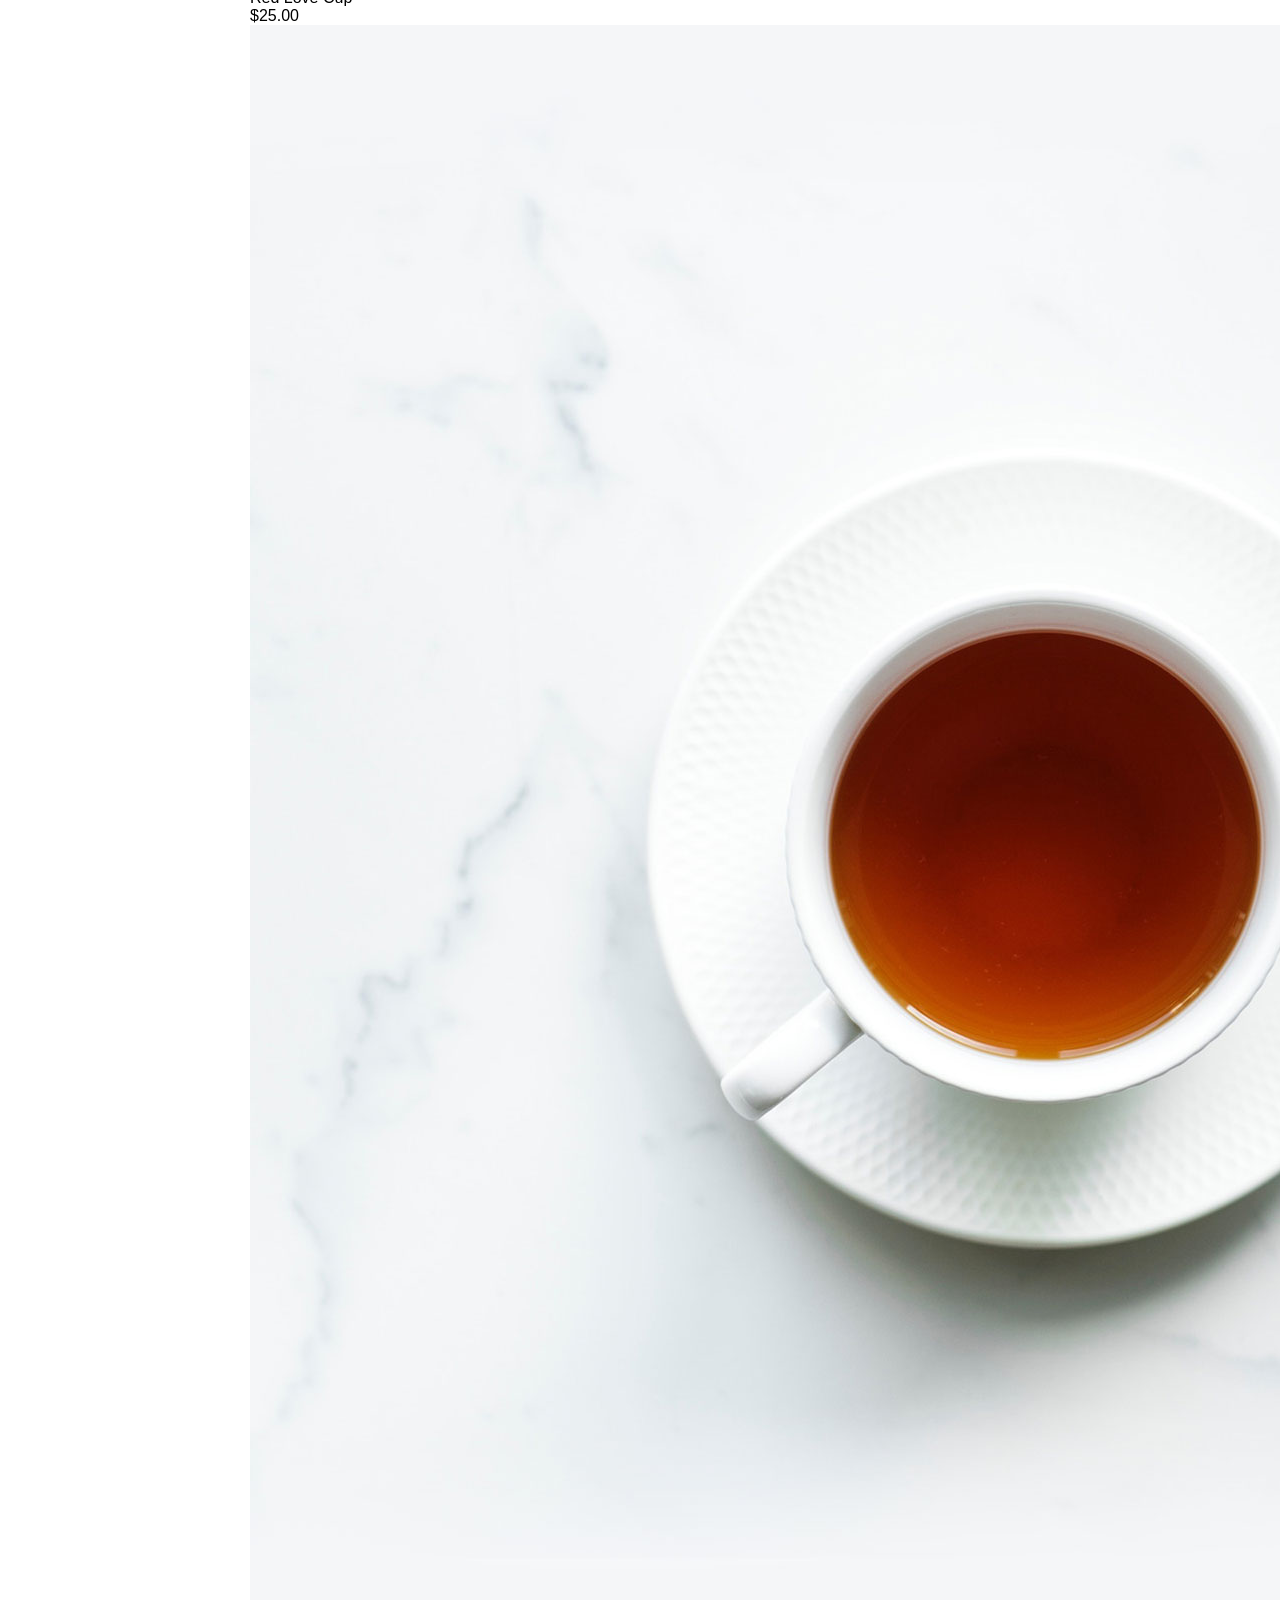
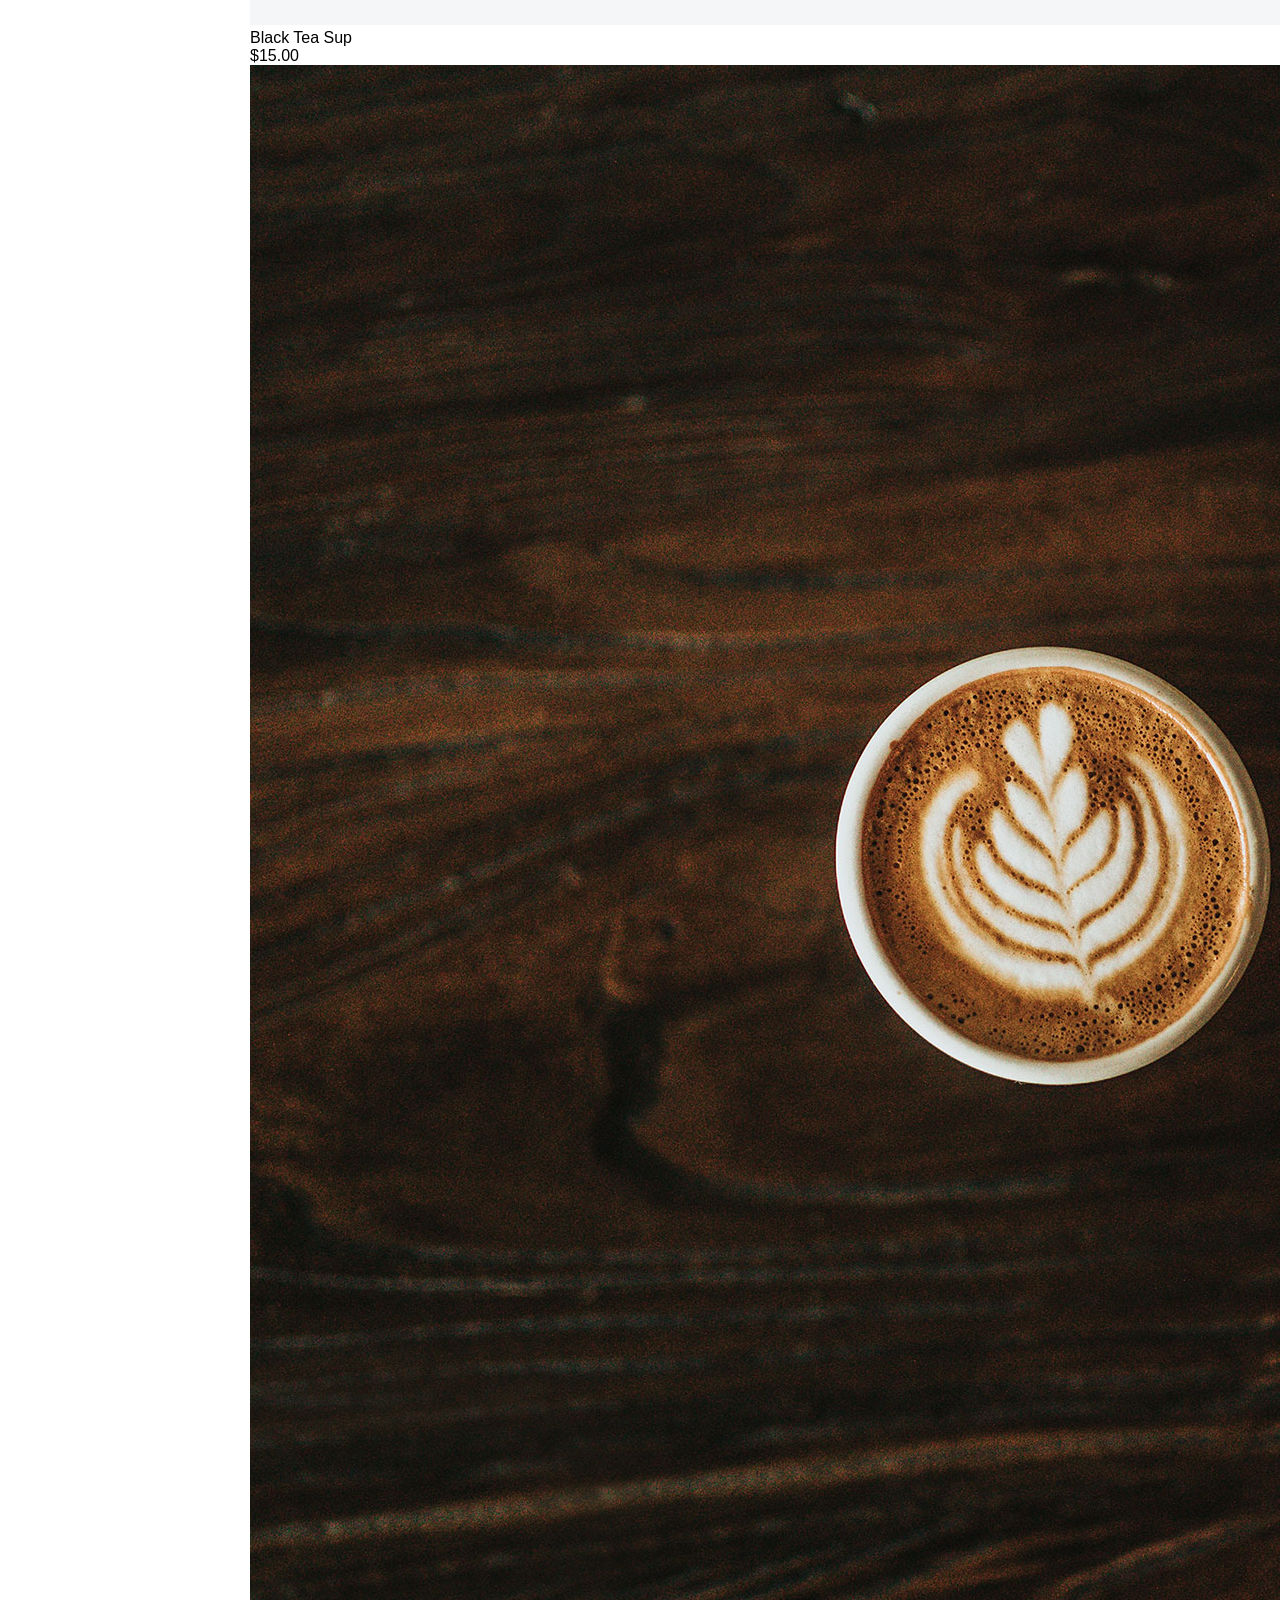
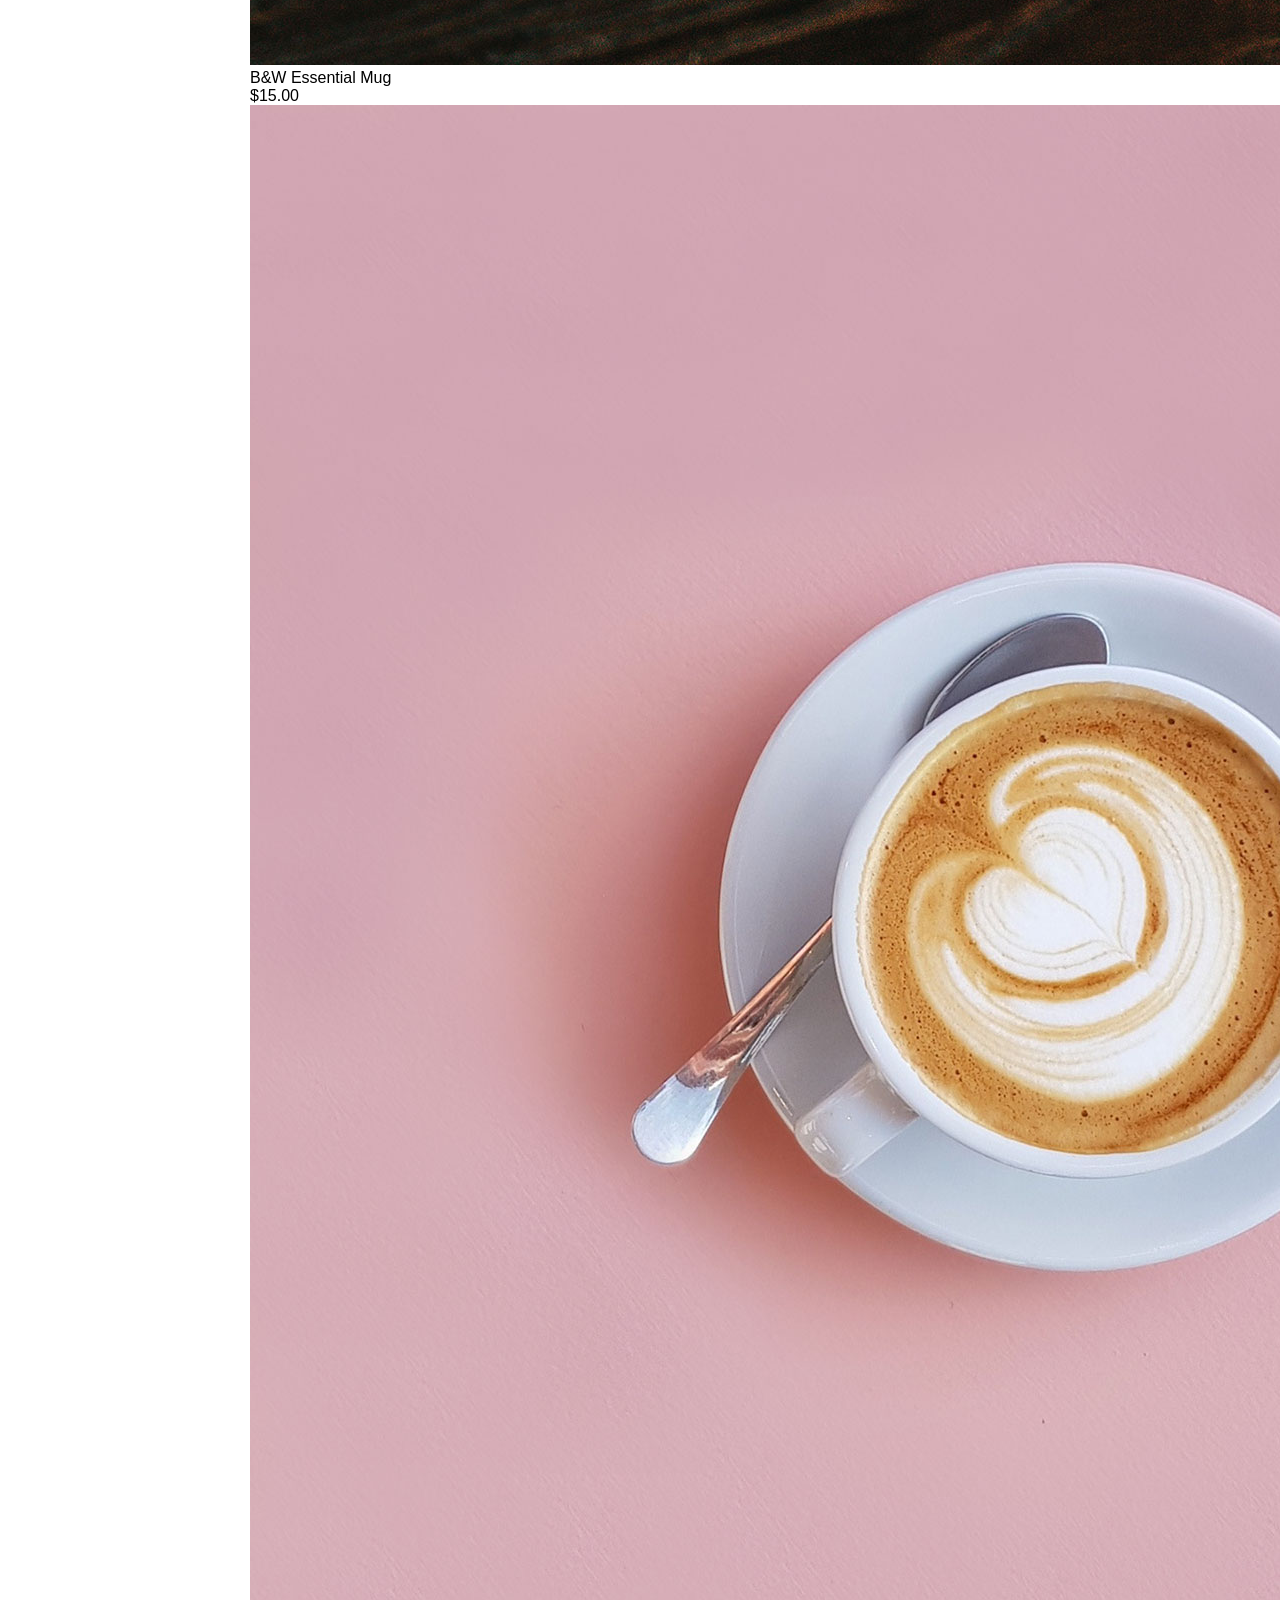
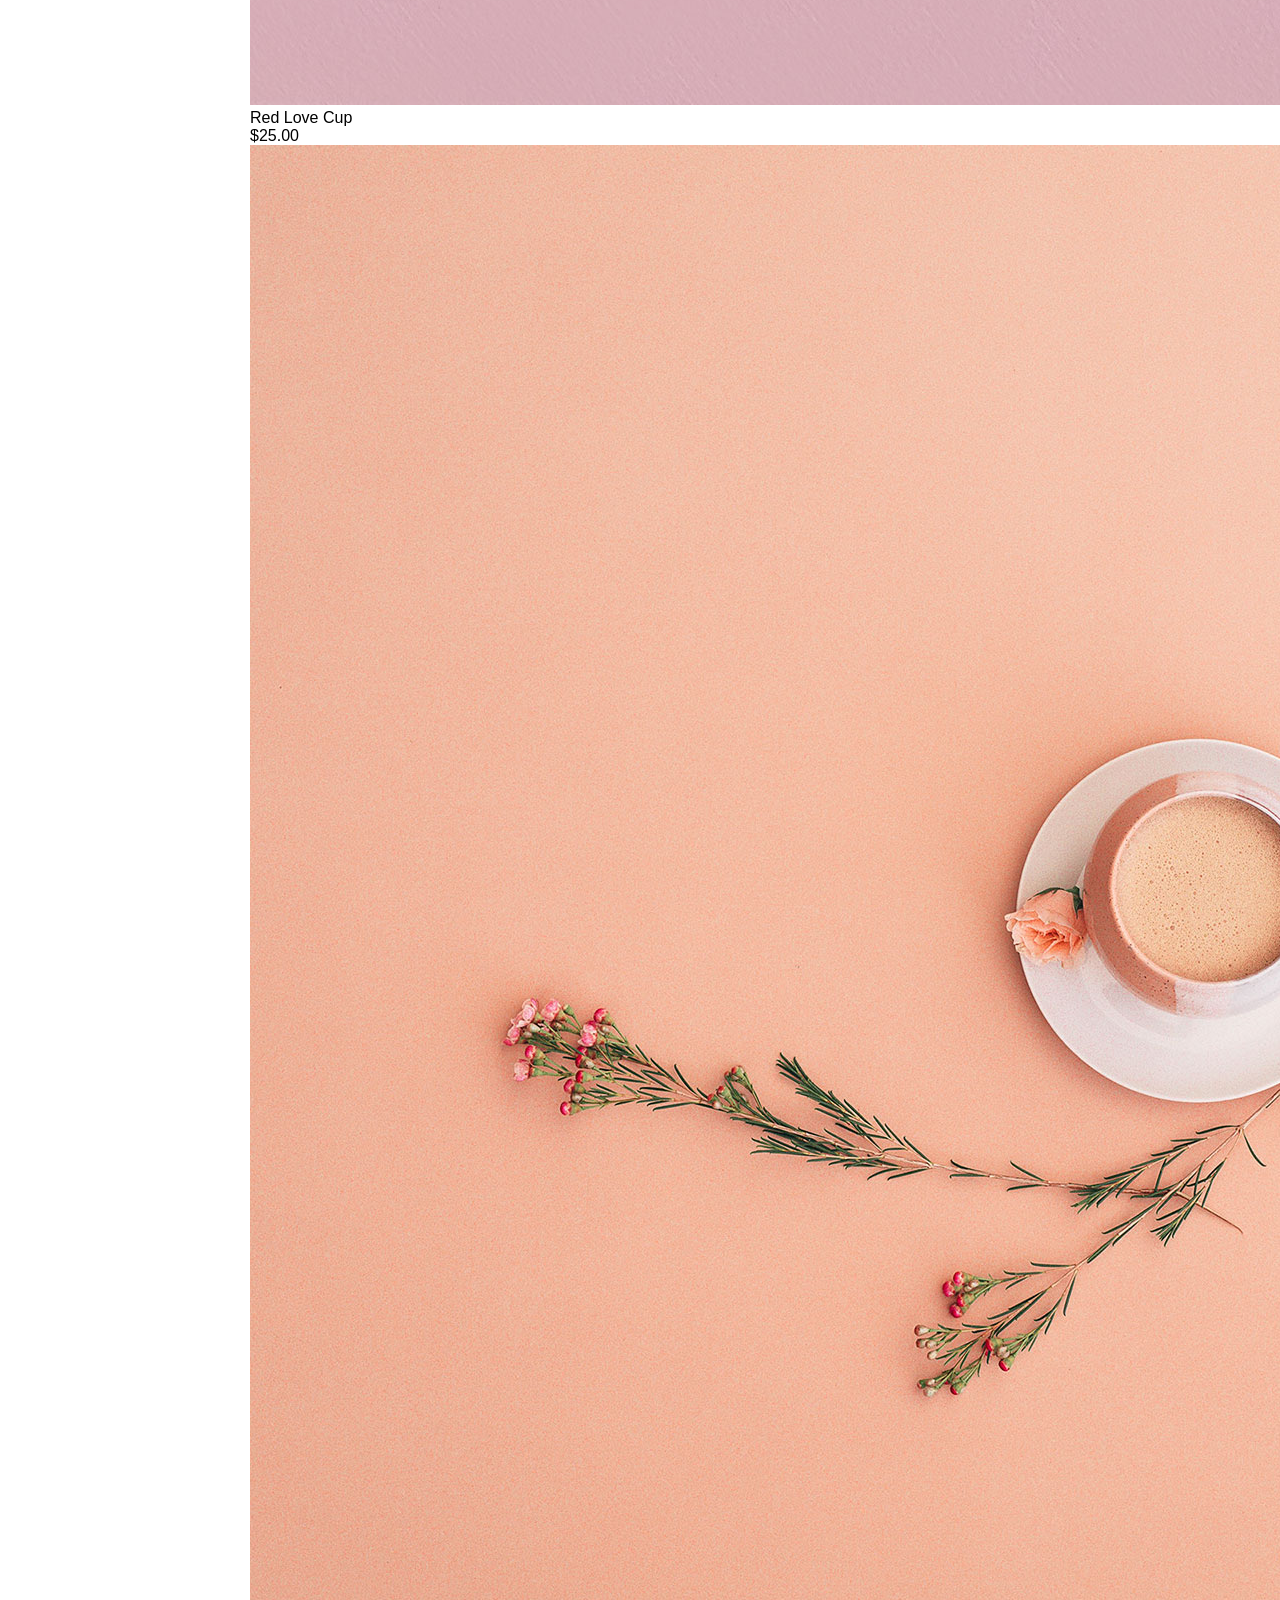
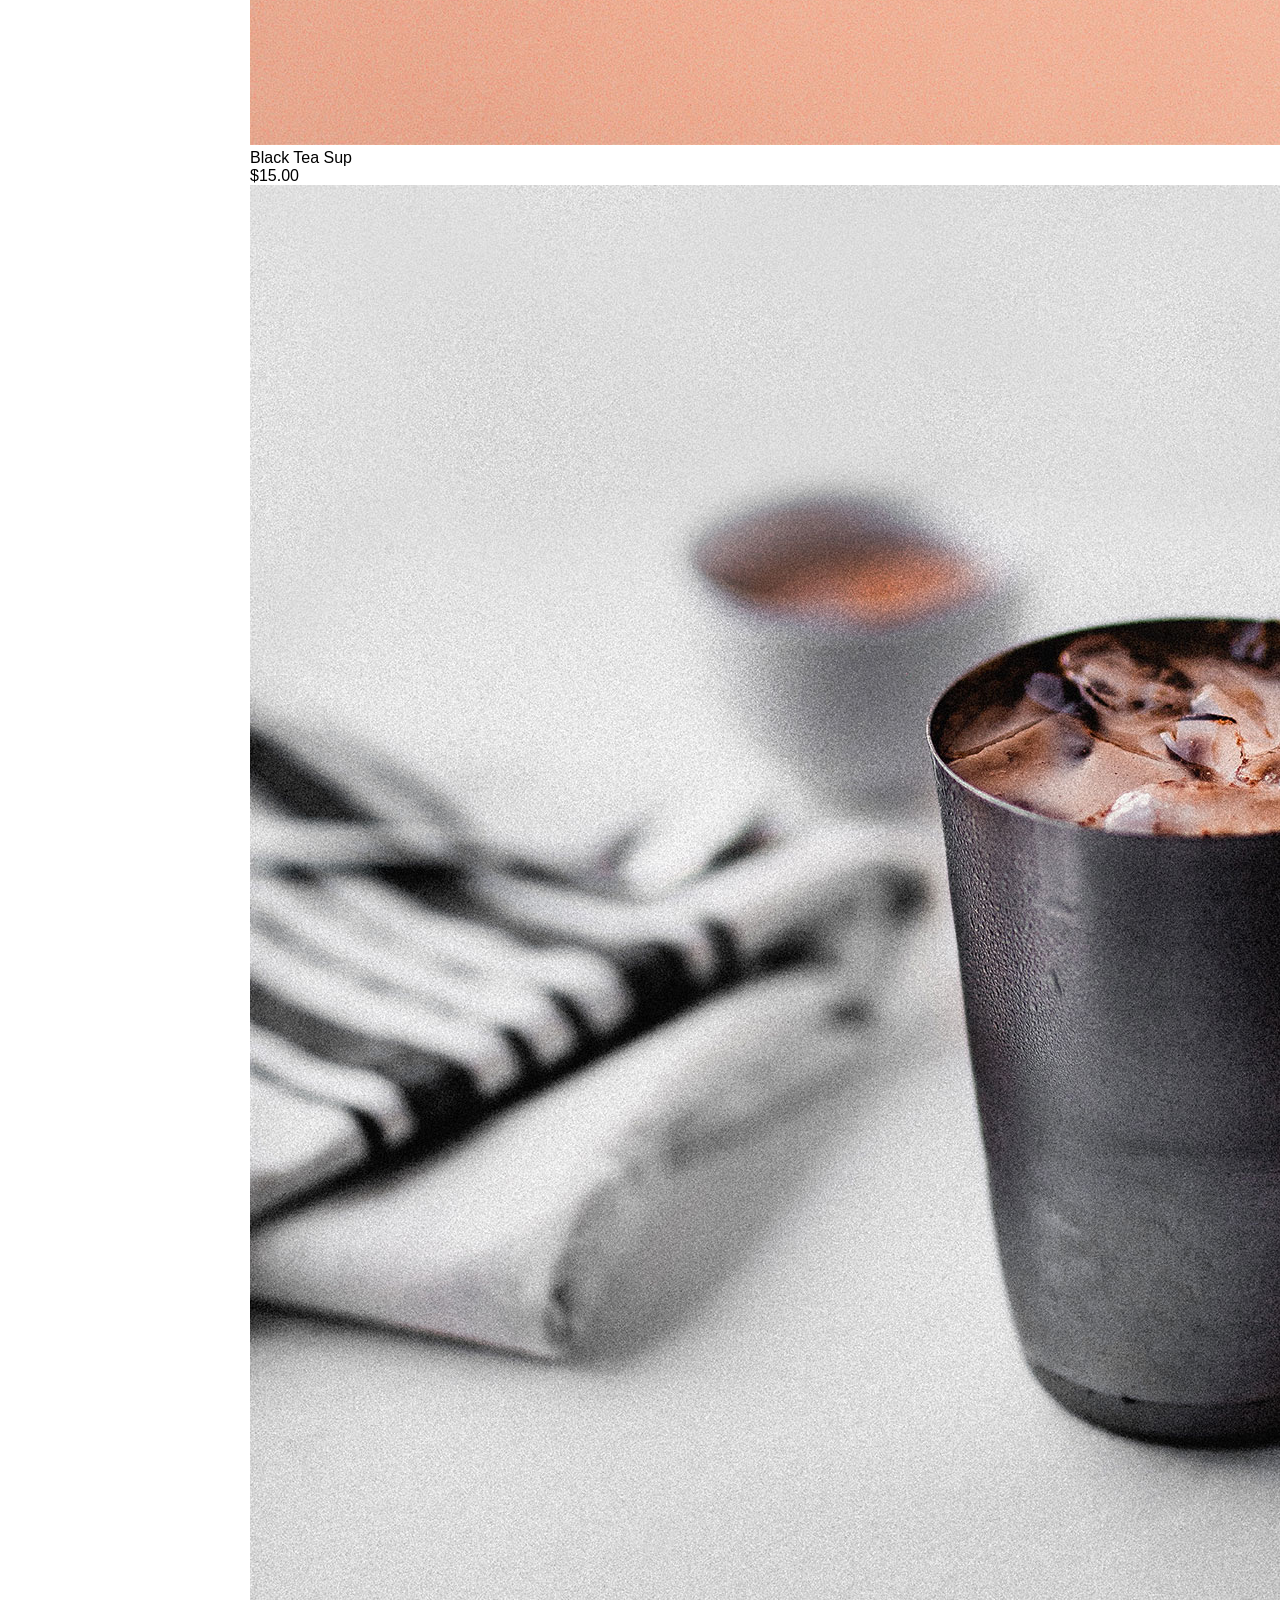
<file: Zalikova/index.html>
<!DOCTYPE html>
<html lang="en">
<head>
    <link rel="preconnect" href="https://fonts.googleapis.com">
    <link rel="preconnect" href="https://fonts.gstatic.com/" crossorigin>
    <link href="https://fonts.googleapis.com/css2?family=Karla:ital,wght@0,200..800;1,200..800&display=swap" rel="stylesheet">
    <link rel = "stylesheet" type = "text/css" href = "style/style.css"/>
    <meta charset="UTF-8">
    <title>Title</title>
</head>
<body>
<header class = "header wrapper">
    <div class = "header-top wrapper">
        <div class = "logo"><span><svg width="112" height="24" viewBox="0 0 112 24" fill="none" xmlns="http://www.w3.org/2000/svg" xmlns:xlink="http://www.w3.org/1999/xlink">
            <path d="M0 0H112V24H0V0Z" fill="url(#pattern0_1_6)"/>
            <defs>
                <pattern id="pattern0_1_6" patternContentUnits="objectBoundingBox" width="1" height="1">
                    <use xlink:href="#image0_1_6" transform="scale(0.00446429 0.0208333)"/>
                </pattern>
                <image id="image0_1_6" width="224" height="48" preserveAspectRatio="none" xlink:href="[data-uri]"/>
            </defs>
        </svg>
        </span>
        </div>
        <nav class = "header-nav">
            <ul>
                <li><a href="#">HOME</a></li>
                <li><a href="#">OUR PRODUCTS</a></li>
                <li><a href="#">BLOG</a></li>
                <li><a href="#">ABOUT</a></li>
                <li><a href="#">CONTACT</a></li>
                <li><a href="#">STYLEGUIDE</a></li>
                <li class = "cart"><a href="#"><span><svg width="16" height="20" viewBox="0 0 16 20" fill="none" xmlns="http://www.w3.org/2000/svg" xmlns:xlink="http://www.w3.org/1999/xlink">
                    <path d="M0 0H16V20H0V0Z" fill="url(#pattern0_1_34)"/>
                    <defs>
                    <pattern id="pattern0_1_34" patternContentUnits="objectBoundingBox" width="1" height="1">
                    <use xlink:href="#image0_1_34" transform="scale(0.03125 0.025)"/>
                    </pattern>
                    <image id="image0_1_34" width="32" height="40" preserveAspectRatio="none" xlink:href="[data-uri]"/>
                    </defs>
                    </svg>
                    </span>CART</a></li>
            </ul>
        </nav>
    </div>
    <div class = "header-bottom">
        <div class = "header-bottom-pavlo">
            <p>BEST PLACE TO BUY DESIGN</p>
            <h1>Coffee Mugs</h1>
            <p>The most versatile furniture system ever created. Designed to fit your life, made to move and grow.</p>
            <button class = "exp-btn">EXPLORE OUT PRODUCTS</button>
        </div>
    </div>
</header>
<main class = "PavloZ">
    <section class = "just-info">
        <h3>Even the all-powerful Pointing has no control about the blind texts.</h3>
        <p>It is a paradisematic country, in which roasted parts of sentences fly into your mouth. Even the all-powerful Pointing has no control about the blind texts it is an almost unorthographic life One day however a small line of blind text by the name of Lorem Ipsum decided to leave for the far World of Grammar.</p>
        <a href="#">Read the full Story</a>
    </section>
    <div class = "feature">
        <p class = "feat">FEATURED MUGS</p>
        <div class = "feature-content">
            <article class = "featured-mugs">
                <img src="img/1.jpg" class="img-r">
                <p>Pink Premium Ceramic</p>
                <p class = "i2i2">$99.00 USD</p>
            </article>
            <article class = "featured-mugs ">
                <img src="img/2.jpg " class="img-r">
                <p>Golden Designers Mug</p>
                <p class = "i2i2">$50.00 USD</p>
            </article>
        </div>
    </div>
    <div class = "more-products">
        <p>MORE PRODUCTS</p>
        <section class = "more-products">
            <article class = "more-products-mugs">
                <img src="img/3.jpg">
                <p>Red Love Cup</p>
                <p>$25.00</p>
            </article>
            <article class = "more-products-mugs">
                <img src="img/4.jpg">
                <p>Black Tea Sup</p>
                <p>$15.00</p>
            </article>
            <article class = "more-products-mugs">
                <img src="img/5.jpg">
                <p>B&W Essential Mug</p>
                <p>$15.00</p>
            </article>
        </section>
        <section class = "more-products">
            <article class = "more-products-mugs">
                <img src="img/6.jpg">
                <p>Red Love Cup</p>
                <p>$25.00</p>
            </article>
            <article class = "more-products-mugs">
                <img src="img/7.jpg">
                <p>Black Tea Sup</p>
                <p>$15.00</p>
            </article>
            <article class = "more-products-mugs">
                <img src="img/8.jpg">
                <p>B&W Essential Mug</p>
                <p>$15.00</p>
            </article>
        </section>
        <section class = "more-products">
            <article class = "more-products-mugs">
                <img src="img/9.jpg">
                <p>Red Love Cup</p>
                <p>$25.00</p>
            </article>
            <article class = "more-products-mugs">
                <img src="img/10.jpg">
                <p>Black Tea Sup</p>
                <p>$15.00</p>
            </article>
            <article class = "more-products-mugs">
                <img src="img/11.jpg">
                <p>B&W Essential Mug</p>
                <p>$15.00</p>
            </article>
        </section>
    </div>
    <img src = "img/121.jpg">
</main>
<footer>
    <div class = "info">
        <span>
            <svg width="111" height="24" viewBox="0 0 111 24" fill="none" xmlns="http://www.w3.org/2000/svg" xmlns:xlink="http://www.w3.org/1999/xlink">
            <path d="M0 0H111V24H0V0Z" fill="url(#pattern0_1_322)"/>
            <defs>
            <pattern id="pattern0_1_322" patternContentUnits="objectBoundingBox" width="1" height="1">
            <use xlink:href="#image0_1_322" transform="matrix(0.0045045 0 0 0.0208333 -0.0045045 0)"/>
            </pattern>
            <image id="image0_1_322" width="224" height="48" preserveAspectRatio="none" xlink:href="[data-uri]"/>
            </defs>
            </svg>
        </span>
        <p>Delivering the best coffee life since 1996. From coffee geeks to the real ones.</p>
        <p>CoffeeStyle Inc. © 1996</p>
    </div>
    <div class = "footer-nav">
        <h3>MENU</h3>
        <ul>
            <li><a href="#">Home</a></li>
            <li><a href="#">Our Products</a></li>
            <li><a href="#">About</a></li>
            <li><a href="#">Contact</a></li>
            <li><a href="#">Styleguide</a></li>
        </ul>
    </div>
    <div class = "footer-nav">
        <h3>FOLLOW US</h3>
        <ul>
            <li><a href="#">Facebook</a></li>
            <li><a href="#">Instagram</a></li>
            <li><a href="#">Pinterest</a></li>
            <li><a href="#">Twitter</a></li>
        </ul>
    </div>
    <div class = "contacts">
        <h3>CONTACT US</h3>
        <p>We`re Always Happy to Help</p>
        <a href = mailto:us@coffeestyle.io>us@coffeestyle.io</a>
        <p>Powered by Webflow</p>
    </div>
</footer>
</body>
</html>
</file>
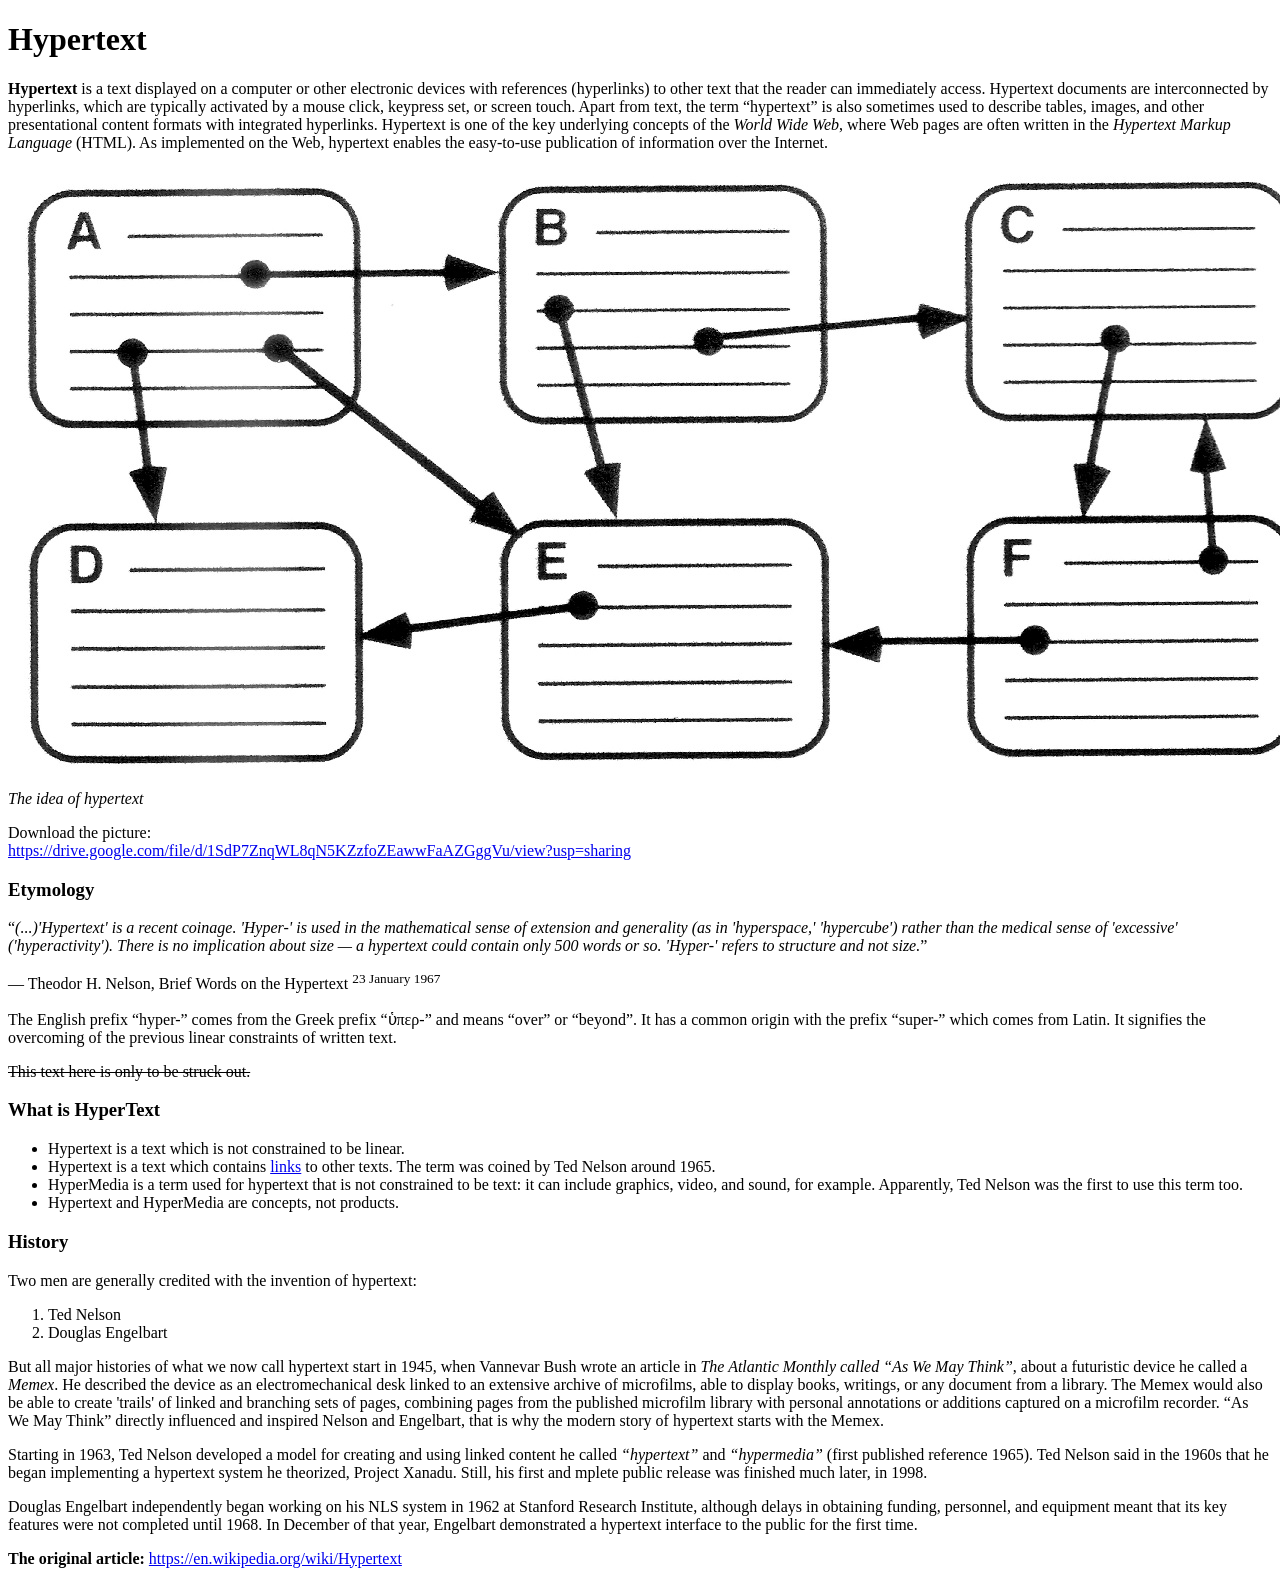
<file: Practical-1/Practical-1.html>
<!DOCTYPE html>
<html lang="en">
<!-- Зінчук Павло — Практика №1 — Верстка тексту -->
<head>
    <meta charset="UTF-8">
    <title>Nazva Storinki</title>
</head>
<body>
<h1><w>Hypertext</w></h1>
    <p><b>Hypertext</b> is a text displayed on a computer or other electronic devices with references
    (hyperlinks) to other text that the reader can immediately access. Hypertext documents are
    interconnected by hyperlinks, which are typically activated by a mouse click, keypress set, or
    screen touch. Apart from text, the term “hypertext” is also sometimes used to describe tables,
    images, and other presentational content formats with integrated hyperlinks. Hypertext is one of
        the key underlying concepts of the <i>World Wide Web</i>, where Web pages are often written in the
        <i>Hypertext Markup Language</i> (HTML). As implemented on the Web, hypertext enables the
    easy-to-use publication of information over the Internet.</p>

    <img src="img/hypertext1.jpg"></img>

<figcaption><i>The idea of hypertext</i></figcaption>
<p>Download the picture:     <br>
    <a href="https://drive.google.com/file/d/1SdP7ZnqWL8qN5KZzfoZEawwFaAZGggVu/view?usp=sharing">https://drive.google.com/file/d/1SdP7ZnqWL8qN5KZzfoZEawwFaAZGggVu/view?usp=sharing</a>
<h3>Etymology</h3>
    <p><q><i>(...)'Hypertext' is a recent coinage. 'Hyper-' is used in the mathematical sense of extension and
    generality (as in 'hyperspace,' 'hypercube') rather than the medical sense of 'excessive'
    ('hyperactivity'). There is no implication about size — a hypertext could contain only 500 words
        or so. 'Hyper-' refers to structure and not size.</i></q></p>
    <p>— Theodor H. Nelson, Brief Words on the Hypertext
        <sup>23 January 1967</sup></p>

    <p>The English prefix “hyper-” comes from the Greek prefix “ὑπερ-” and means “over” or “beyond”.
    It has a common origin with the prefix “super-” which comes from Latin. It signifies the
        overcoming of the previous linear constraints of written text.</p>

<s>This text here is only to be struck out.</s>
<h3>What is HyperText</h3>
    <ul>
    <li>Hypertext is a text which is not constrained to be linear.</li>
        <li>Hypertext is a text which contains <a href="https://www.w3.org/2003/glossary/#link">links</a> to other texts. The term was coined by Ted
    Nelson around 1965.</li>
        <li>HyperMedia is a term used for hypertext that is not constrained to be text: it can include
    graphics, video, and sound, for example. Apparently, Ted Nelson was the first to use this
    term too.</li>
        <li>Hypertext and HyperMedia are concepts, not products.</li>
    </ul>
<h3>History</h3>
<p>Two men are generally credited with the invention of hypertext:</p>
<ol>
    <li>Ted Nelson</li>
    <li>Douglas Engelbart</li>
</ol>
    But all major histories of what we now call hypertext start in 1945, when Vannevar Bush wrote
an article in <i>The Atlantic Monthly called “As We May Think”</i>, about a futuristic device he called a
    <i>Memex</i>. He described the device as an electromechanical desk linked to an extensive archive of
    microfilms, able to display books, writings, or any document from a library. The Memex would
    also be able to create 'trails' of linked and branching sets of pages, combining pages from the
    published microfilm library with personal annotations or additions captured on a microfilm
    recorder. “As We May Think” directly influenced and inspired Nelson and Engelbart, that is why
    the modern story of hypertext starts with the Memex.
    <p>Starting in 1963, Ted Nelson developed a model for creating and using linked content he called
        <i>“hypertext”</i> and <i>“hypermedia”</i> (first published reference 1965). Ted Nelson said in the 1960s that
    he began implementing a hypertext system he theorized, Project Xanadu. Still, his first and
        <inco></inco>mplete public release was finished much later, in 1998.</p>
    Douglas Engelbart independently began working on his NLS system in 1962 at Stanford
    Research Institute, although delays in obtaining funding, personnel, and equipment meant that
    its key features were not completed until 1968. In December of that year, Engelbart
    demonstrated a hypertext interface to the public for the first time.
<p><b>The original article:</b> <a href="https://en.wikipedia.org/wiki/Hypertext">https://en.wikipedia.org/wiki/Hypertext</a></p>
</body>
</html>
</file>
<file: lesson11/style/style.css>
:root {
    font-family: Verdana, Geneva, Tahoma, sans-serif;
    font-size: 12px;
    line-height: 1.5;
}
*, *:before, *:after {
    box-sizing: inherit;
}
* {
    margin: 0;
    padding: 0;
    text-decoration: none;
    list-style: none;
}
body {
    background: #C9A5AA;
}
.wrapper {
    margin: 12px;
}
nav {
    display: flex;
    flex-direction: column;
    text-align: center;
    align-items: center;
    font-size: 14px;
    border-radius: 8px;
    background: #F4D3D3;
    padding: 10px;
}
nav ul li {
    padding: 6px 0;
}
.nav li {
    padding: 6px 0;
    display: block;
    width: 100%;
}
.nav {
    width: 100%;
}
.nav > li:hover {
    background: #ffffff;
}
.menu {
    font-family: "Arial Black", sans-serif;
    padding: 10px;
    display: block;
}
nav ul li:hover {
    color: #086EBE;
}
:link:hover {
    color: #5EEAE0;
}
:visited {
    color: #0B2570;
}
main {
    display: flex;
    flex-direction: column;
    padding: 16px;
    background: #FFFFFF;
    border-radius: 8px 8px 0 0;
    margin-top: 16px;
    row-gap: 16px;
}
.data {
    background: #E9E9E9;
    padding: 8px;
    border-radius: 8px;
    display: flex;
    column-gap: 6px;
}
.main {
    display: flex;
    flex-direction: column;
    row-gap: 16px;
}
h1 {
    font-size: 24px;
}
.info {
    display: flex;
    flex-direction: column;
    row-gap: 16px;
}
.info  h2, .movie h2 {
    font-size: 18px;
    font-weight: 900;
}
figure {
    background: #F4D3D3;
    border-radius: 10px;
    text-align: center;
}
figure img {
    display: block;
    max-width: 100%;
}
figcaption {
    padding: 10px 0;
    font-style: italic;
}
.movie ol li {
    padding: 10px;
    border-bottom: 1px solid #C9A5AA;
    padding-left: 30px;
}
ol > li::before {
    content: counter(list-item) ".";
    display: inline-block;
    margin-left: -20px;
    width: 20px;
}
ol > li:last-child {
    border-bottom: none;
}
ol > li:first-child {
    background: #FCF5E9;
}
ol > li:nth-child(even) {
    background: #FCE9E9;
}
footer {
    padding: 20px;
    border-radius: 0 0 8px 8px;
    background: #F4D3D3;
}
@media (min-width: 620px) {
    .menu {
        display: none;
    }
    .nav {
        display: flex;
        flex-direction: row;
    }
    .wrapper {
        padding: 24px 56px;
    }
}
@media (min-width: 820px) {
    .nav {
        display: flex;
        flex-direction: row;
        align-items: center;
        justify-content: center;
    }
    .wrapper {
        padding: 64px 184px;
    }
}
</file>
<file: lesson14/style/style.css>
/* --- Глобальні стилі --- */
* {
    margin: 0;
    padding: 0;
    box-sizing: border-box;
    text-decoration: none;
    list-style: none;
}

html {
    font-family: 'Inter', sans-serif;
    font-size: 16px;
    scroll-behavior: smooth;
}

body {
    background: #0F172a;
    color: white;
    line-height: 1.6;
}

.wrapper {
    width: 100%;
    max-width: 1200px;
    margin: 0 auto;
    padding: 0 20px; /* Внутрішні відступи для мобільних пристроїв */
}

/* --- Header --- */
header {
    position: fixed;
    top: 0;
    left: 0;
    width: 100%;
    z-index: 1000;
    background: rgba(15, 23, 42, 0.85);
    backdrop-filter: blur(10px); /* Ефект матового скла */
    -webkit-backdrop-filter: blur(10px);
    border-bottom: 1px solid #334966;
}

.header-content {
    height: 70px;
    display: flex;
    align-items: center;
    justify-content: space-between;
}

.logo {
    font-size: 1.4rem;
    font-weight: 700;
}

.logo span {
    color: #307ef6;
}

.menu {
    display: flex;
    align-items: center;
    gap: 10px;
    color: #cad5e3;
    font-size: 1rem;
    cursor: pointer;
}

.menu-icon {
    font-size: 1.5rem;
}

/* --- Hero Section --- */
.hero-section {
    padding: 160px 0 100px 0;
}

.hero-content {
    position: relative;
}

.hero-content h1 {
    font-size: clamp(2.5rem, 8vw, 3.75rem); /* Адаптивний розмір заголовка */
    line-height: 1.1;
    color: #307ef6;
    margin-bottom: 20px;
}

.hero-content p {
    color: #cad5e3;
    font-size: 1.2rem;
    max-width: 650px;
}

.code-icon {
    position: absolute;
    top: 0;
    right: 20px;
    font-size: 6rem;
    font-weight: 800;
    color: rgba(48, 126, 246, 0.05); /* Ледь помітний фон */
    z-index: -1;
}

/* --- Секції загальне --- */
.career-section, .benefits-section, .roadmap-section {
    padding: 60px 0;
}

.section-title {
    position: sticky;
    top: 70px;
    z-index: 100;
    font-size: 2rem;
    background: #0F172a;
    padding: 20px 0;
    border-bottom: 1px solid #22304a;
    margin-bottom: 30px;
}

/* --- Career Cards (Grid) --- */
.card-list {
    display: grid;
    grid-template-columns: repeat(auto-fit, minmax(300px, 1fr));
    gap: 20px;
}

.career-card {
    position: relative;
    overflow: hidden;
    padding: 30px;
    background: #1d2a3d;
    border: 1px solid #334966;
    border-radius: 12px;
    display: flex;
    flex-direction: column;
    transition: transform 0.3s ease, border-color 0.3s, box-shadow 0.3s ease;
}

.career-card:hover {
    transform: translateY(-5px);
    border-color: #307ef6;
    box-shadow: 0 10px 30px rgba(47, 129, 249, 0.15);
}

.career-card::before {
    content: '';
    position: absolute;
    inset: 0;
    background: radial-gradient(circle at top right, rgba(47, 129, 247, 0.15), transparent 70%);
    opacity: 0;
    transition: opacity 0.3s ease;
}

.career-card:hover::before {
    opacity: 1;
}

.badge {
    display: inline-block;
    align-self: flex-start;
    font-size: 0.75rem;
    font-weight: 700;
    padding: 4px 12px;
    border-radius: 20px;
    margin-bottom: 15px;
    text-transform: uppercase;
}

.badge-red { background-color: #f44336; }
.badge-green { background-color: #00c94f; }
.badge-blue { background-color: #2b7efe; }

.career-card h3 {
    font-size: 1.5rem;
    margin-bottom: 10px;
}

.career-card p {
    color: #cad5e3;
    font-size: 1rem;
    margin-bottom: 20px;
    flex-grow: 1;
}

.tags {
    display: flex;
    flex-wrap: wrap;
    gap: 8px;
}

.tags span {
    padding: 4px 10px;
    font-size: 0.85rem;
    border: 1px solid rgba(48, 126, 246, 0.3);
    border-radius: 6px;
    color: #50bfff;
    background: rgba(48, 126, 246, 0.05);
}

/* --- Benefits --- */
.benefits-cards {
    display: grid;
    grid-template-columns: repeat(auto-fit, minmax(280px, 1fr));
    gap: 20px;
}

.benefit-card {
    padding: 30px;
    background: #141f33;
    border: 1px solid #334966;
    border-radius: 12px;
    display: flex;
    flex-direction: column;
    gap: 15px;
}

.benefit-icon {
    width: 50px;
    height: 50px;
    border-radius: 12px;
    background: #1c315f;
    display: flex;
    justify-content: center;
    align-items: center;
    font-size: 1.5rem;
}

/* --- Roadmap --- */
.roadmap-list {
    position: relative;
    display: flex;
    flex-direction: column;
    gap: 20px;
}

.roadmap-card {
    position: relative;
    padding: 25px 30px;
    background: #1d2a3d;
    border: 1px solid #334966;
    border-radius: 15px;
    margin-left: 15px;
}

.roadmap-circle {
    position: absolute;
    left: -25px;
    top: 35px;
    width: 16px;
    height: 16px;
    border-radius: 50%;
    background: #3d74d9;
    border: 3px solid #0f172b;
    box-shadow: 0 0 0 2px #3d74d9;
}

.roadmap-head {
    display: flex;
    align-items: center;
    justify-content: space-between;
    margin-bottom: 10px;
}

.roadmap-head h3 { font-size: 1.2rem; }
.roadmap-head span { color: #cad5e3; font-size: 0.8rem; opacity: 0.8; }

/* --- Footer --- */
footer {
    text-align: center;
    padding: 60px 20px;
    border-top: 1px solid #334966;
    display: flex;
    flex-direction: column;
    gap: 20px;
    align-items: center;
}

footer p { color: #cad5e3; font-size: 0.9rem; }

/* --- Floating Button --- */
.chat-button {
    position: fixed;
    right: 30px;
    bottom: 30px;
    width: 60px;
    height: 60px;
    border-radius: 50%;
    background: #2b7efe;
    display: flex;
    justify-content: center;
    align-items: center;
    font-size: 1.5rem;
    box-shadow: 0 10px 20px rgba(0,0,0,0.3);
    transition: transform 0.3s ease, background 0.3s ease;
    z-index: 1000;
}

.chat-button:hover {
    transform: scale(1.1) rotate(5deg);
    background: #1e56ae;
}

/* --- Media Queries --- */
@media (max-width: 768px) {
    .hero-section { padding: 120px 0 60px 0; }
    .code-icon { display: none; }
    .section-title { font-size: 1.6rem; }
    .roadmap-card { margin-left: 20px; padding: 20px; }
}
</file>
<file: lesson15/style/style.css>
/*
* Prefixed by https://autoprefixer.github.io
* PostCSS: v8.4.14,
* Autoprefixer: v10.4.7
* Browsers: last 4 version
*/

body {
    background: #F4F9FF;
}
.wrapper {
    max-width: 800px;
    margin: 50px auto;
    background: #fff;
}
main {
    max-width: 800px;
}
label {
    display: -webkit-box;
    display: -ms-flexbox;
    display: flex;
    -ms-flex-wrap: wrap;
    flex-wrap: wrap;
    -webkit-box-pack: space-evenly;
    -ms-flex-pack: space-evenly;
    justify-content: space-evenly;
    gap: 15px;
}
.wrap {
    display: -webkit-box;
    display: -ms-flexbox;
    display: flex;
    -webkit-box-orient: vertical;
    -webkit-box-direction: normal;
    -ms-flex-direction: column;
    flex-direction: column;
    gap: 10px;
}
header {
    display: -webkit-box;
    display: -ms-flexbox;
    display: flex;
    -webkit-box-orient: vertical;
    -webkit-box-direction: normal;
    -ms-flex-direction: column;
    flex-direction: column;
    -webkit-box-pack: center;
    -ms-flex-pack: center;
    justify-content: center;
    -webkit-box-align: center;
    -ms-flex-align: center;
    align-items: center;
}
header h1 {
    color: #4446F8;
    font-size: 50px;
    font-weight: 530;
}
header p {
    color: grey;
}
.forforms {
    display: -webkit-box;
    display: -ms-flexbox;
    display: flex;
    -webkit-box-orient: vertical;
    -webkit-box-direction: normal;
    -ms-flex-direction: column;
    flex-direction: column;
}
.forforms form {
    background: #EEF3FF;
    padding: 20px;
    margin: 10px;
    border-radius: 10px;
}
.forforms form h2 {
    color: #1C398E;
}
.forforms form input {
    width: 350px;
    height: 45px;
    border: 1px solid lightgray;
    border-left: 3px solid #3B82F6;
    border-radius: 10px;
}
.form1 {
    display: -webkit-box;
    display: -ms-flexbox;
    display: flex;
    -webkit-box-orient: vertical;
    -webkit-box-direction: normal;
    -ms-flex-direction: column;
    flex-direction: column;
    gap: 10px;
}
.select {
    display: -webkit-box;
    display: -ms-flexbox;
    display: flex;
    width: 350px;
    padding: 15px;
    border-radius: 10px;
    border: 1px solid lightgray;
}
.tech {
    display: -webkit-box;
    display: -ms-flexbox;
    display: flex;
    -webkit-box-orient: vertical;
    -webkit-box-direction: normal;
    -ms-flex-direction: column;
    flex-direction: column;
    padding-left: 8px;
}
.tech2 {
    display: -webkit-box;
    display: -ms-flexbox;
    display: flex;
    -webkit-box-orient: vertical;
    -webkit-box-direction: normal;
    -ms-flex-direction: column;
    flex-direction: column;
    padding-left: 8px;
    background: #EEF3FF;
}
.tech2 textarea {
    border: 1px solid lightgrey;
    border-radius: 10px;
}
.zgoda {
    display: -webkit-box;
    display: -ms-flexbox;
    display: flex;
    -ms-flex-wrap: wrap;
    flex-wrap: wrap;
    -webkit-box-pack: center;
    -ms-flex-pack: center;
    justify-content: center;
    font-size: 18px;
    margin: 0 0 24px;
    padding: 24px;
    background: #F9FAFB;
}
button {
    background: -webkit-gradient(linear, left top, left bottom, from(#195DFC), to(#4E3BF7));
    background: -o-linear-gradient(top, #195DFC 0%, #4E3BF7 100%);
    background: linear-gradient(180deg, #195DFC 0%, #4E3BF7 100%);
    color: white;
    display: -webkit-box;
    display: -ms-flexbox;
    display: flex;
    -webkit-box-pack: center;
    -ms-flex-pack: center;
    justify-content: center;
    -webkit-box-align: center;
    -ms-flex-align: center;
    align-items: center;
    border-radius: 15px;
    width: 100%;
    padding: 5px;
    height: 56px;
    border: none;
}
.boxforbutton {
    padding: 24px;
}
footer {
    background: #EFF6FF;
    border: 1px solid #BEDBFF;
    border-radius: 10px;
    margin: 20px;
    padding: 20px;
}
footer h3 {
    color: #1C398E;
}
footer p {
    color: #193CC8;
}
.wrap input:hover {
    border: 2px solid lightgray;
}
.tech input:hover {
    border: 2px solid lightgray;
}
button:hover {
    -webkit-box-shadow: #334966 1px 1px 1px;
    box-shadow: #334966 1px 1px 1px;
}
.zgoda input:hover {
    color: #5A9EF7;
}
.wrap:focus {
    border: none;
    outline: none;
}
.tech:focus {
    border: none !important;
    outline: none !important;
}
textarea {
    overflow: auto;
}
</file>
<file: lesson16/style/style.css>
* {
    box-sizing: border-box;
    margin: 0;
    padding: 0;
}
/*:root {*/
/*    --primary: #3459db;*/
/*    --accent: #1dac7a;*/
/*    --transition-speed: 0.5s;*/
/*    --timing-bounce: cubic-bezier(0.25, 0.25, 0.25, 1);*/
/*}*/
/*.card {*/
/*    width: 400px;*/
/*    height: 400px;*/
/*    background: var(--accent);*/
/*    transition: transform var(--transition-speed); var(--timing-bounce) background var(--transition-speed) ease-in-out;*/
/*}*/
/*.card:hover {*/
/*    transform: scale(1.2) rotate(45deg);*/
/*    background: var(--primary);*/
/*}*/
/*@keyframes moveLight {*/
/*    0% {top: 0; left: 0; opacity: 0}*/
/*    25% {opacity: 1}*/
/*    50% {top: 80%; left: 50%; scale: 1.5}*/
/*    100% {top: 0; left: 0; opacity: 0}*/
/*}*/
/*.light {*/
/*    width: 300px;*/
/*    height: 400px;*/
/*    background: var(--primary);*/
/*    position: absolute;*/
/*    animation: moveLight 8s;*/
/*}*/
:root {
    --bg-card: #1a1a1a;
    --light-color: #ccccac;
    --speed: 0.5s;
}
.card {
    width: 250px;
    height: 350px;
    background: var(--light-color);
    border-radius: 20px;
    position: relative;
    overflow: hidden;
    display: flex;
    justify-content: center;
    align-items: center;
    color: white;
    transition: transform var(--speed) cubic-bezier(0.4, 0, 0.2, 1);
}
.card:hover {
    transform: translateY(-15px) scale(1.2);
    cursor: pointer;
}
.light {
    position: absolute;
    width: 150px;
    height: 150px;
    background: var(--light-color);
    filter: blur(50px);
    border-radius: 50%;
    animation: animation-light 8s infinite;
}
@keyframes animation-light {
    0% {top: -20%; left: -20%;}
    50% {top: -60%; left: 70%; background: #a5a536;}
    75% {top: 30%; left: 10%; background: #a8600b;}
    100% {top: -20%; left: -20%; background: var(--light-color);}
}
</file>
<file: lesson8/style/style.css>
* {
    box-sizing: border-box;
    margin: 0;
    padding: 0;
    list-style: none;
    text-decoration: none;
    font-family: 'Segoe UI', Tahoma, Geneva, Verdana, sans-serif;
}
.wrapper {
    max-width: 1400px;
    margin: 0 auto;
}
.header-top {
    display: flex;
    justify-content: space-between;
    padding: 15px 0;
    color: #656565;
}
.logo {
    margin-bottom: 20px;
}
.logo a{
    display: flex;
    align-items: center;
    column-gap: 10px;
    font-size: 20px;
}
.logo-icon {
    background: linear-gradient(#b54be9, #d14da3);
    padding: 10px;
    border-radius: 50%;

}
.header a{
    color: #0f0f0f;
}
.logo-title {
    font-weight: 400;
}
nav ul{
    display: flex;
    column-gap: 30px;
}
nav ul li a:hover{
    color: #a527ed;
}
.header-top-btn {
    display: flex;
    column-gap: 15px;
}
.header-top-btn button {
    border: none;
    padding: 10px;
    background: transparent;
    border-radius: 10px;
}
.header-top-btn button:hover {
    background: lightgray;
}
.header-bottom {
    display: flex;
    flex-direction: column;
    align-items: center;
    padding: 130px 0;
    color: #ffff;
    background: linear-gradient(135deg, #9914f9, #f73c95, #ff8623);
    row-gap: 20px;
}
.header-bottom h1{
    font-size: 60px;
    font-weight: 600;
    width: 770px;
    line-height: 60px;
    text-align: center;
}
.header-bottom p{
    font-size: 20px;
    width: 770px;
    text-align: center;
    font-weight: 400;
}
.header-bottom-btn button{
    border: none;
    background: #ffff;
    padding: 10px 20px;
    border-radius: 5px;
    font-size: 13px;
    color: #9914f9;
    cursor: pointer;
}
#btn-hover {
    color: #ffff;
}
#btn-hover:hover {
    background: transparent;
    outline: 1px solid #ffff;
    color: black;
}
.advantage {
    display: flex;
    justify-content: space-between;
    padding: 65px 0;
    column-gap: 30px;
    text-align: center;
}
.advantage article {
    display: flex;
    flex-direction: column;
    align-items: center;
}
.advantage article span {
    display: flex;
    align-items: center;
    justify-content: center;
    width: 64px;
    height: 64px;
    background: #f4e8ff;
    border-radius: 50%;
    color: #a527ed;
    margin-bottom: 16px;
}
.advantage article h3 {
    margin-bottom: 8px;
    font-size: 18px;
    line-height: 27px;
    font-weight: 500;
}
.advantage article p {
    font-size: 14px;
    line-height: 20px;
    font-weight: 400;
    color: #5a5859;
}
.catalog {
    display: flex;
    flex-direction: column;
    padding: 65px 0;
    align-items: center;
}

.card img {
    width: 350px;
    height: 350px;
    object-fit: cover;
    border-radius: 15px 15px 0 0;
    margin-bottom: 20px;
}
.catalog-cards {
    display: flex;
    align-items: center;
    column-gap: 15px;
    border: 1px solid #dbdbdb;
    margin-bottom: 30px;
}
.card {
    border: 1px solid #dbdbdb;
    border-radius: 15px;
    max-width: 350px;
}
.card:hover {
    box-shadow: 0 5px 5px #5a5859;
}
.catalog h2 {
    font-size: 36px;
    line-height: 40px;
    text-align: center;
    font-weight: 500;
    margin-bottom: 16px;
}
.catalog > p {
    font-size: 16px;
    line-height: 24px;
    color: #5a5859;
    text-align: center;
    margin-bottom: 50px;
}
.label {
    font-size: 12px;
    line-height: 16px;
    color: #a527ed;
    text-transform: uppercase;
}
.card-text {
    padding: 16px;
}
.card-text h3 {
    font-size: 18px;
    line-height: 27px;
    font-weight: 500;
    margin: 10px 0;
}
.card-text p {
    font-size: 14px;
    line-height: 20px;
    font-weight: 400;
    color: #5a5859;
    margin-bottom: 10px;
}
.price {
    display: flex;
    justify-content: space-between;
    align-items: center;
    margin-bottom: 25px;
}
.cost {
    font-size: 20px;
    line-height: 28px;
    font-weight: 400;
    color: #9914f9;
}
.in-stock {
    font-size: 12px;
    line-height: 16px;
    color: darkgreen;
}
.card-btn {
    display: flex;
    width: 100%;
    align-items: center;
    justify-content: center;
    padding: 8px;
    border: none;
    background: #9914f9;
    color: white;
    border-radius: 5px;
    font-size: 14px;
    line-height: 20px;
    cursor: pointer;
    font-weight: 500;
}
.card-btn:hover {
    background: #a026ff;
}
.catalog > button {
    width: fit-content;
    padding: 12px 24px;
    font-size: 14px;
    line-height: 20px;
    font-weight: 500;
    border-radius: 10px;
    background: #9914f9;
    color: white;
    border: none;
    cursor: pointer;
}
.catalog > button:hover {
    background: #8d08ec;
}
.send {
    display: flex;
    flex-direction: column;
    justify-content: center;
    align-items: center;
    background: #ac48f5;
    color: white;
    padding: 50px 0;
}
.send > * {
    margin: 10px 0;
    font-weight: 500;
}
.send button {
    padding: 11px 24px;
    background: white;
    border: none;
    border-radius: 10px;
    color: #a527ed;
}
.send p {
    font-weight: 300;
}
footer {
    display: flex;
    flex-direction: column;
    background: #101727;
    padding: 64px 200px 20px 0;
    color: #c8c6c6;
    font-size: 14px;
}
footer a {
    color: #c8c6c6;
}
.footer-top {
    display: flex;
    justify-content: center;
    column-gap: 200px;
}
.footer-bottom {
    display: flex;
    justify-content: center;
    font-weight: 300;
    font-size: 14px;
    color: #c6c6c6;
    margin-top: 20px;
    padding-left: 80px;
}
.footer-social ul {
    display: flex;
    gap: 15px;
    margin-top: 20px;
}
footer ul {
    margin-top: 20px;
}
footer ul li {
    margin-bottom: 10px;
}
footer h3 {
    color: white;
}
</file>
<file: lesson_7/style/style.css>
* {
    background-color: #C9A5AA;
    width: 1200px;
}
main {
    margin: 64px 184px auto 216px;
    padding: 40px;
    background-color: #FFFFFF;
    border-radius: 10px;
}
main * {
    background-color: #FFFFFF;
    border-radius: 10px;
}
div {
    margin: 0 auto;
}
nav {
    margin: 64px 184px auto 216px;
    background-color: #F4D3D3;
    width: 1300px;
    height: auto;
    text-align: center;
    border-radius: 4px;
    display: inline-block;
}
nav ul {
    list-style-type: none;
    display: inline-block;
}
header {
    background-color: #E9E9E9;
    border-radius: 8px;
    height: 30px;
}
header span {
    background-color: #E9E9E9;
    margin-left: 16px;
    text-align: center;
}
img {
    padding: 30px;
    margin: auto;
    width: 95%;
    background-color: #F4D3D3;
}
figcaption {
    text-align: center;
    font-style: italic;
}
.Pavlo:nth-child(even) {
    background-color: #FCE9E9;
}
</file>
<file: lesson_9/style/style.css>
* {
    margin: 0;
    padding: 0;
    box-sizing: border-box;
    font-family: "Segoe UI", Tahoma, Geneva, Verdana, sans-serif;
    list-style: none;
}

body {
    background: #e7eefe;
    color: #101727;
}

a {
    text-decoration: none;
    color: inherit;
}

.wrapper {
    width: 1200px;
    max-width: 100%;
    margin: 0 auto;
    padding: 0 15px;
}

.header {
    background: #fff;
    border-bottom: 1px solid #e7eefe;
    box-shadow: 0 2px 8px 0 rgba(0, 0, 0, 0.2);
    padding: 16px 4px;
}

.header-grid {
    display: grid;
    grid-template-columns: 1fr 2fr 1fr;
    align-items: center;
    column-gap: 20px;
}

.logo {
    font-size: 24px;
    line-height: 32px;
    color: #4c3ced;
    font-weight: 700;
}

.logo span {
    font-size: 30px;
    line-height: 36px;
}

nav ul {
    display: grid;
    justify-items: center;
    grid-auto-flow: column;
    gap: 15px;
}

nav ul li a {
    font-size: 16px;
    line-height: 24px;
}

nav ul li a:hover {
    color: #4c3ced;
}

.header-btn {
    justify-self: end;
    padding: 8px 25px;
    border: none;
    border-radius: 10px;
    background: #4c3ced;
    color: #fff;
    cursor: pointer;
    font-size: 16px;
    line-height: 24px;
    font-weight: 600;
}

.header-btn:hover {
    background: #3019e8;
}

.start-studying {
    padding: 64px 0;
    text-align: center;
}

.start-studying-grid {
    display: grid;
    justify-items: center;
    row-gap: 15px;
}

.start-studying h1 {
    font-size: 48px;
    line-height: 48px;
}

.start-studying p {
    font-size: 20px;
    line-height: 28px;
    color: #5e656f;
}

.start-studying-buttons {
    display: grid;
    grid-auto-flow: column;
    gap: 15px;
    margin-top: 20px;
}

.btn {
    display: grid;
    place-items: center;
    padding: 12px 32px;
    font-size: 18px;
    line-height: 28px;
    border-radius: 10px;
    border: 2px solid #3019e8;
    cursor: pointer;
    font-weight: 500;
}

.btn-start {
    background: #3019e8;
    color: #fff;
}

.btn-start:hover {
    background: #2814c5;
}

.btn-more {
    background: #fff;
    color: #2814c5;
}

.btn-more:hover {
    background: transparent;
}

.cards-section {
    padding-bottom: 64px;
}

.cards-grid {
    display: grid;
    grid-template-columns: repeat(3, 1fr);
    gap: 25px;
}

.card {
    background: #fff;
    border-radius: 10px;
    padding: 24px;
    box-shadow: 0 4px 8px 0 rgba(0, 0, 0, 0.2);
    display: grid;
    row-gap: 15px;
}

.card-icon {
    font-size: 48px;
    line-height: 48px;
}

.card h2 {
    font-size: 24px;
    line-height: 32px;
    font-weight: 500;
}

.card p {
    font-size: 16px;
    line-height: 26px;
    color: #5e656f;
    border-bottom: 1px solid #c5c5c5;
    padding-bottom: 15px;
}

.skills span {
    font-size: 14px;
    line-height: 20px;
    color: #5e656f;
    display: block;
    margin-bottom: 10px;
}

.tags {
    display: flex;
    flex-wrap: wrap;
    gap: 10px;
}

.tags li {
    display: inline-grid;
    align-items: center;
    padding: 4px 12px;
    background: #e2e6ff;
    color: #4a3894;
    border-radius: 20px;
    font-size: 14px;
}

.footer {
    background: #101727;
    color: #fff;
    margin-top: 40px;
}

.footer-top {
    padding: 40px 0;
}

.footer-grid {
    display: grid;
    grid-template-columns: repeat(5, 1fr);
    gap: 25px;
    align-items: start;
}

.footer-column h3 {
    font-size: 18px;
    line-height: 26px;
    margin-bottom: 15px;
}

.footer-column p,
.footer-column li,
.footer-column a {
    font-size: 15px;
    line-height: 24px;
    color: #cfd6e4;
}

.footer-column ul {
    display: grid;
    gap: 10px;
}

.contacts p {
    margin-bottom: 10px;
}

.social {
    display: flex;
    gap: 12px;
    flex-wrap: wrap;
}

.subscribe-title {
    grid-column: 1 / -1;
    font-size: 18px;
    line-height: 26px;
    margin-top: 10px;
}

.subscrive-grid {
    grid-column: 1 / -1;
    display: grid;
    grid-template-columns: 1fr auto;
    gap: 10px;
    max-width: 400px;
}

.subscrive-grid input {
    padding: 12px 15px;
    border: none;
    border-radius: 10px;
    font-size: 16px;
}

.subscrive-grid button {
    padding: 12px 18px;
    border: none;
    border-radius: 10px;
    background: #4c3ced;
    color: #fff;
    cursor: pointer;
    font-size: 18px;
}

.subscrive-grid button:hover {
    background: #3019e8;
}

.footer-bottom {
    border-top: 1px solid rgba(255, 255, 255, 0.1);
    padding: 20px 15px;
    text-align: center;
    display: grid;
    gap: 10px;
    color: #cfd6e4;
}
</file>
<file: Practical-2-CSS/style/style.css>
p {
    line-height: 1.7em;
    font-size: 90%;
}
html, body {
    background: lightgreen;
    font-family: 'Montserrat', sans-serif;
    word-spacing: 0.6em;

}
h4 {
    color: #575c63;
    text-transform: uppercase;
    text-align: center;
    font-size: 120%;
}
ul {
    line-height: 1.8em;
    color: #061e36;
    font-weight: bold;
    text-decoration: underline;
    text-shadow: -2px 0 #0d345c, 0 1px #0d345c;
    background: #47535e;
}
blockquote {
    color: #061e36;
}
img {
    max-width: 30%;
    align-content: center;
}
</file>
<file: Praktichna_Zinchuk/style/style.css>
* {
    box-sizing: border-box;
    margin: 0;
    padding: 0;
    text-decoration: none;
    list-style: none;
    font-family: 'Inter', sans-serif;
    background: #0f172b;
}
.wrapper {
    max-width: 1300px;
    margin: 0 auto;
}
header {
    width: 100%;
    display: flex;
    justify-content: space-between;
    padding: 16px 24px;
    color: white;
    border-bottom: 1px solid #1d293d;
    position: fixed;
    left: 0;
    right: 0;
    z-index: 100000;
}

.logo {
    color: white;
    font-weight: 800;
}
.logo span {
    color: #2b7fff;
}
.top h1 {
    color: #51beff;
    font-size: 60px;
}
.top p {
    color: #909487;
    font-size: 20px;
    margin-bottom: 10px;
}
.top {
    padding: 80px 0;
}
.second-part {
    display: flex;
    flex-direction: column;
    gap: 100px;
    margin: 60px 0;
}
.second-part h2 {
    color: white;
    font-size: 30px;
    padding: 16px 0;
}
.first-blood h2 {
    position: sticky;
    margin-bottom: 20px;
    border-bottom: 1px solid #1d293d;
}
.cards {
    display: flex;
    flex-direction: row;
    gap: 10px;
}
.card {
    display: flex;
    flex-direction: column;
    gap: 20px;
    padding: 24px;
    border: 1px solid #314158;
    border-radius: 16px;
    background: #1d293d;
    max-width: 500px;
    flex: 1;
}
.card3:hover {
    box-shadow: 0 8px 16px 0 rgba(0, 0, 0, 0.2), 0 6px 20px 0 #5d96f0;
}
.card ul {
    display: flex;
    gap: 10px;
}
.card ul li {
    color: #73c5f4;
    background: #27354a;
    padding: 4px 6px;
    border-radius: 10px;
    border: 2px solid #314158;
}
.card * {
    background: #1d293d;
}
.card h3 {
    color: white;
    font-size: 24px;
    font-weight: 400;
}
.card p {
    color: #90968d;
}
.card span {
    display: flex;
    align-items: center;
    justify-content: center;
    padding: 4px;
    background: #1a325d;
    width: 30px;
    border-radius: 10px;
}
.shtuka p {
    display: flex;
    justify-content: center;
    width: 50px;
    color: white;
    padding: 4px 5px;
    background: red;
    border-radius: 12px;
    border: none;
}
.shtuka2 p {
    display: flex;
    justify-content: center;
    width: 50px;
    color: white;
    padding: 4px;
    background: #00c950;
    border-radius: 12px;
    border: none;
}
.shtuka3 p {
    display: flex;
    justify-content: center;
    width: 80px;
    color: white;
    padding: 4px;
    background: #2b7fff;
    border-radius: 12px;
    border: none;
}
.second-blood {
    display: flex;
    flex-direction: column;
    padding-bottom: 30px;
}
.second-blood h2 {
    padding-bottom: 10px;
    border-bottom: 1px solid #1d293d;
}
.first-blood h2, .second-blood h2 {
    position: sticky;
    top: 50px;
    z-index: 10;
    background: #0f172b;
}
.cards2 {
    display: flex;
    flex-direction: column;
    padding-top: 10px;
}
.cards2 {
    position: relative;
    display: flex;
    flex-direction: column;
    gap: 20px;
    padding-top: 40px;
    margin-left: 18px;
}

.card2 {
    position: relative;
    padding: 32px 48px;
    border: 1px solid #314158;
    border-radius: 16px;
    background: #1d293d;
    color: white;
}

.card2::before {
    content: "";
    position: absolute;
    left: -12px;
    top: 50px;
    width: 18px;
    height: 18px;
    background: #2b7fff;
    border: 4px solid #0f172b;
    border-radius: 50%;
}

.card2 h3 {
    display: inline;
    color: white;
    font-size: 24px;
    background: transparent;
    font-weight: 400;
}

.card2 p {
    color: #8a93a1;
    font-size: 18px;
    margin-top: 14px;
    background: transparent;
    font-weight: 400;
}
.card2 span {
    color: #64748b;
    background: transparent;
    padding-left: 10px;
    font-weight: 400;
}
.card2:hover {
    border: 1px solid #2b7fff;
}
footer {
    display: flex;
    flex-direction: column;
    gap: 30px;
    justify-content: center;
    align-items: center;
    margin: 80px;
    padding-top: 40px;
    border-top: 1px solid #1d293d;
}
footer p {
    color: #45536c;
}
</file>
<file: web-01/style/style.css>
* {
    box-sizing: border-box;
    margin: 0;
    padding: 0;
    list-style: none;
    text-decoration: none;
}

header {
    height: 100px;
    padding: 30px 0;
    color: white;
}

.logo, header nav, .header-button, li {
    display: inline-block;
}

.wrapper {
    max-width: 1200px;
    margin: 0 auto;
}

.logo-icon {
    background: linear-gradient(rgb(187, 74, 241), #e243ae);
    padding: 20px;
    border-radius: 50%;
}

.logo-text {
    color: #3d3d3d;
    font-size: 18px;
    font-weight: 600;
}

.header-button {
    float: right;
}

nav ul {
    width: 100%;
    margin-left: 120%;
}

nav ul li {
    margin-left: 15px;
}

nav ul li a {
    color: #3d3d3d;
}

.header-button button {
    border: none;
    background: transparent;
    padding: 15px;
    cursor: pointer;
    font-size: 14px;
}
</file>
<file: Zalikova/style/style.css>
* {
    margin: 0;
    padding: 0;
    box-sizing: border-box;
    font-family: "Segoe UI", Tahoma, Geneva, Verdana, sans-serif;
    list-style: none;
    text-decoration: none;
}
.wrapper {
    width: 1440px;
    max-width: 100%;
    margin: 0 auto;
    padding: 0 15px;
}
.header-top {
    display: flex;
    flex-direction: row;
    margin: 28px 250px;
}
.header-nav {
    display: flex;
    margin-left: 100px;
}
.header-nav ul {
    display: flex;
    flex-direction: row;
}
.header-nav ul li{
    margin: 0 15px;
}
.header-nav ul li a{
    color: black;
}
.header-bottom {
    display: flex;
    background: #050827;
    color: white;
    flex-direction: column;
    width: 100%;
    align-items: center;
    padding-bottom: 150px;
}
.header-bottom-pavlo {
    display: flex;
    flex-direction: column;
    align-items: center;
    margin-top: 160px;
    row-gap: 15px;
    background-image: url(../img/122.jpg);
}
.header-bottom-pavlo button {
    border: none;
    color: black;
    padding: 10px;
}
.just-info {
    max-width: 940px;
    display: flex;
    flex-direction: column;
    align-items: center;
    margin: 0 241px;
}
.just-info h3 {
    font-weight: 400;
}
.just-info p {
    font-weight: 250;
    display: flex;
}
.just-info a {
    color: #E2CDC7;
    border-bottom: 1px solid #E2CDC7;
}
main {
    margin: 75px 250px;
}
.feature-content {
    display: flex;
    flex-direction: row;
    column-gap: 15px;

}
.feat {
    display: flex;
    justify-content: center;
    padding: 50px 0;
    font-weight: 150;
}
.img-r {
    max-width: 460px;
}
.feature-content p {
    display: flex;
    justify-content: center;
}
.i2i2 {
    color: gray;
}
</file>
<file: lesson15/normalizer/normalizer.css>
/*! normalize.css v8.0.1 | MIT License | github.com/necolas/normalize.css */

/* Document
   ========================================================================== */

/**
 * 1. Correct the line height in all browsers.
 * 2. Prevent adjustments of font size after orientation changes in iOS.
 */

html {
    line-height: 1.15; /* 1 */
    -webkit-text-size-adjust: 100%; /* 2 */
}

/* Sections
   ========================================================================== */

/**
 * Remove the margin in all browsers.
 */

body {
    margin: 0;
}

/**
 * Render the `main` element consistently in IE.
 */

main {
    display: block;
}

/**
 * Correct the font size and margin on `h1` elements within `section` and
 * `article` contexts in Chrome, Firefox, and Safari.
 */

h1 {
    font-size: 2em;
    margin: 0.67em 0;
}

/* Grouping content
   ========================================================================== */

/**
 * 1. Add the correct box sizing in Firefox.
 * 2. Show the overflow in Edge and IE.
 */

hr {
    box-sizing: content-box; /* 1 */
    height: 0; /* 1 */
    overflow: visible; /* 2 */
}

/**
 * 1. Correct the inheritance and scaling of font size in all browsers.
 * 2. Correct the odd `em` font sizing in all browsers.
 */

pre {
    font-family: monospace, monospace; /* 1 */
    font-size: 1em; /* 2 */
}

/* Text-level semantics
   ========================================================================== */

/**
 * Remove the gray background on active links in IE 10.
 */

a {
    background-color: transparent;
}

/**
 * 1. Remove the bottom border in Chrome 57-
 * 2. Add the correct text decoration in Chrome, Edge, IE, Opera, and Safari.
 */

abbr[title] {
    border-bottom: none; /* 1 */
    text-decoration: underline; /* 2 */
    text-decoration: underline dotted; /* 2 */
}

/**
 * Add the correct font weight in Chrome, Edge, and Safari.
 */

b,
strong {
    font-weight: bolder;
}

/**
 * 1. Correct the inheritance and scaling of font size in all browsers.
 * 2. Correct the odd `em` font sizing in all browsers.
 */

code,
kbd,
samp {
    font-family: monospace, monospace; /* 1 */
    font-size: 1em; /* 2 */
}

/**
 * Add the correct font size in all browsers.
 */

small {
    font-size: 80%;
}

/**
 * Prevent `sub` and `sup` elements from affecting the line height in
 * all browsers.
 */

sub,
sup {
    font-size: 75%;
    line-height: 0;
    position: relative;
    vertical-align: baseline;
}

sub {
    bottom: -0.25em;
}

sup {
    top: -0.5em;
}

/* Embedded content
   ========================================================================== */

/**
 * Remove the border on images inside links in IE 10.
 */

img {
    border-style: none;
}

/* Forms
   ========================================================================== */

/**
 * 1. Change the font styles in all browsers.
 * 2. Remove the margin in Firefox and Safari.
 */

button,
input,
optgroup,
select,
textarea {
    font-family: inherit; /* 1 */
    font-size: 100%; /* 1 */
    line-height: 1.15; /* 1 */
    margin: 0; /* 2 */
}

/**
 * Show the overflow in IE.
 * 1. Show the overflow in Edge.
 */

button,
input { /* 1 */
    overflow: visible;
}

/**
 * Remove the inheritance of text transform in Edge, Firefox, and IE.
 * 1. Remove the inheritance of text transform in Firefox.
 */

button,
select { /* 1 */
    text-transform: none;
}

/**
 * Correct the inability to style clickable types in iOS and Safari.
 */

button,
[type="button"],
[type="reset"],
[type="submit"] {
    -webkit-appearance: button;
}

/**
 * Remove the inner border and padding in Firefox.
 */

button::-moz-focus-inner,
[type="button"]::-moz-focus-inner,
[type="reset"]::-moz-focus-inner,
[type="submit"]::-moz-focus-inner {
    border-style: none;
    padding: 0;
}

/**
 * Restore the focus styles unset by the previous rule.
 */

button:-moz-focusring,
[type="button"]:-moz-focusring,
[type="reset"]:-moz-focusring,
[type="submit"]:-moz-focusring {
    outline: 1px dotted ButtonText;
}

/**
 * Correct the padding in Firefox.
 */

fieldset {
    padding: 0.35em 0.75em 0.625em;
}

/**
 * 1. Correct the text wrapping in Edge and IE.
 * 2. Correct the color inheritance from `fieldset` elements in IE.
 * 3. Remove the padding so developers are not caught out when they zero out
 *    `fieldset` elements in all browsers.
 */

legend {
    box-sizing: border-box; /* 1 */
    color: inherit; /* 2 */
    display: table; /* 1 */
    max-width: 100%; /* 1 */
    padding: 0; /* 3 */
    white-space: normal; /* 1 */
}

/**
 * Add the correct vertical alignment in Chrome, Firefox, and Opera.
 */

progress {
    vertical-align: baseline;
}

/**
 * Remove the default vertical scrollbar in IE 10+.
 */

textarea {
    overflow: auto;
}

/**
 * 1. Add the correct box sizing in IE 10.
 * 2. Remove the padding in IE 10.
 */

[type="checkbox"],
[type="radio"] {
    box-sizing: border-box; /* 1 */
    padding: 0; /* 2 */
}

/**
 * Correct the cursor style of increment and decrement buttons in Chrome.
 */

[type="number"]::-webkit-inner-spin-button,
[type="number"]::-webkit-outer-spin-button {
    height: auto;
}

/**
 * 1. Correct the odd appearance in Chrome and Safari.
 * 2. Correct the outline style in Safari.
 */

[type="search"] {
    -webkit-appearance: textfield; /* 1 */
    outline-offset: -2px; /* 2 */
}

/**
 * Remove the inner padding in Chrome and Safari on macOS.
 */

[type="search"]::-webkit-search-decoration {
    -webkit-appearance: none;
}

/**
 * 1. Correct the inability to style clickable types in iOS and Safari.
 * 2. Change font properties to `inherit` in Safari.
 */

::-webkit-file-upload-button {
    -webkit-appearance: button; /* 1 */
    font: inherit; /* 2 */
}

/* Interactive
   ========================================================================== */

/*
 * Add the correct display in Edge, IE 10+, and Firefox.
 */

details {
    display: block;
}

/*
 * Add the correct display in all browsers.
 */

summary {
    display: list-item;
}

/* Misc
   ========================================================================== */

/**
 * Add the correct display in IE 10+.
 */

template {
    display: none;
}

/**
 * Add the correct display in IE 10.
 */

[hidden] {
    display: none;
}
</file>
